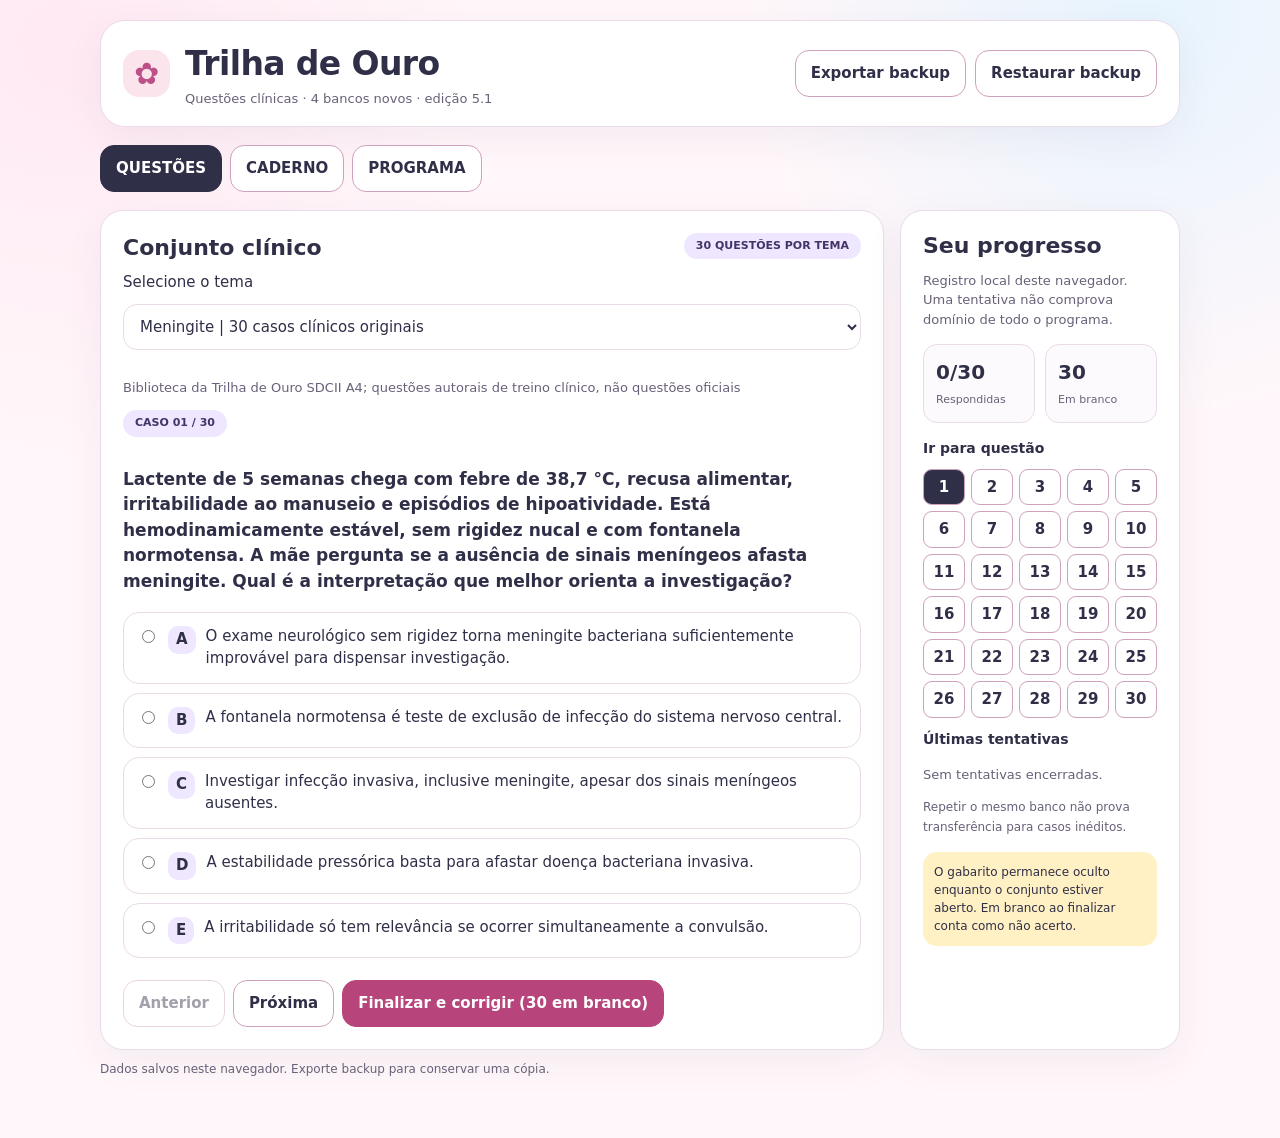
<file: questoes-clinicas-v51.html>
<!doctype html><html lang="pt-BR"><head><meta charset="utf-8"/><meta name="viewport" content="width=device-width, initial-scale=1"/><meta name="theme-color" content="#fff5f9"/><title>Trilha de Ouro · Questões Clínicas 5.1</title><style>
:root{--bg:#fff7fa;--paper:#fff;--ink:#302f48;--sub:#696179;--stroke:#e9dce8;--rose:#b7457c;--pink:#f9dce9;--lav:#eee7ff;--cyan:#ddf4f6;--yellow:#fff1c4;--shadow:0 12px 40px #4a31590f}*{box-sizing:border-box}body{margin:0;background:radial-gradient(circle at 5% 4%,#ffe9f3,transparent 26rem),radial-gradient(circle at 90% 1%,#e7f4fe,transparent 25rem),var(--bg);font:500 15px/1.5 'Trebuchet MS',system-ui,sans-serif;color:var(--ink)}button,select,textarea{font:inherit}button{cursor:pointer;border:1.5px solid #cfa1bc;background:#fff;border-radius:14px;padding:11px 15px;color:var(--ink);font-weight:750}button:hover:not(:disabled){border-color:var(--rose);background:#fff4fa}button:focus-visible,select:focus-visible,input:focus-visible{outline:3px solid #b7a6ff;outline-offset:2px}button:disabled{opacity:.45;cursor:not-allowed}.primary{background:var(--rose);color:white;border-color:var(--rose)}.primary:hover:not(:disabled){background:#8d2e5d;color:#fff}.shell{width:min(1080px,calc(100% - 24px));margin:20px auto 60px}.head{display:flex;align-items:center;gap:15px;flex-wrap:wrap;background:#fff;border:1.5px solid var(--stroke);border-radius:25px;padding:18px 22px;box-shadow:var(--shadow)}.flower{width:47px;height:47px;border-radius:16px;display:grid;place-items:center;background:#fce4ec;color:#bd5088;font-size:30px}.head h1{font-size:clamp(22px,3.5vw,33px);margin:0;letter-spacing:-.6px}.muted{color:var(--sub)}.head small{display:block;font-size:13px;color:var(--sub)}.tools{display:flex;gap:9px;flex-wrap:wrap;margin-left:auto}.tabs{display:flex;flex-wrap:wrap;gap:8px;margin:18px 0}.tab[aria-selected=true]{background:var(--ink);color:white;border-color:var(--ink)}.grid{display:grid;grid-template-columns:minmax(0,1fr) 280px;gap:16px}.panel{background:#fff;border:1.5px solid var(--stroke);border-radius:23px;padding:22px;min-width:0;box-shadow:var(--shadow)}.panel h2{font-size:22px;line-height:1.15;margin:0 0 9px}.subline{font-size:13px;color:var(--sub)}select{width:100%;min-width:0;padding:12px;border:1.5px solid var(--stroke);border-radius:14px;background:white;color:var(--ink);margin:10px 0 15px}.pill{display:inline-block;border-radius:999px;background:var(--lav);color:#433367;font-weight:800;font-size:11px;padding:5px 12px;margin-bottom:12px}.stem{font-size:17px;line-height:1.5;font-weight:750;margin:18px 0;overflow-wrap:anywhere}.choice{display:flex;align-items:flex-start;gap:10px;border:1.5px solid var(--stroke);border-radius:16px;padding:13px;margin:9px 0;cursor:pointer;min-width:0;line-height:1.45}.choice:has(input:checked){border-color:#b7497f;background:#fff3f9}.choice input{accent-color:var(--rose);flex:0 0 auto;margin-top:4px}.choice span{min-width:0;overflow-wrap:anywhere}.letter{border-radius:10px;background:var(--lav);padding:3px 8px;font-weight:900}.choice.good{background:#eaf9f1;border-color:#6eb88c}.choice.wrong{background:#ffedf0;border-color:#c87383}.actions{display:flex;gap:8px;flex-wrap:wrap;margin-top:22px}.metrics{display:grid;grid-template-columns:repeat(2,1fr);gap:10px;margin:15px 0}.metric{border:1px solid var(--stroke);border-radius:14px;padding:12px;background:#fdfafd}.metric b{font-size:20px;display:block}.metric span{font-size:11px;color:var(--sub)}.numbers{display:grid;grid-template-columns:repeat(5,1fr);gap:6px}.numbers button{padding:6px;border-radius:9px}.numbers button.active{background:var(--ink);color:#fff}.numbers button.answered{border-color:#bb5e89;background:#fce0ed;color:var(--ink)}.numbers button.active.answered{background:var(--ink);color:#fff}.correction{background:#f9f8ff;border:1px solid #d8d2f0;border-radius:17px;padding:17px;margin-top:20px}.correction h3{margin:0 0 8px}.reason{border-bottom:1px solid #e1d9ed;padding:9px 0;overflow-wrap:anywhere}.reason:last-child{border-bottom:0}.reason strong{display:block}.reason p{margin:5px 0}.error-item{border:1px solid var(--stroke);border-radius:15px;padding:13px;margin:10px 0}.error-item h3{font-size:16px;margin:5px 0}.warn{background:var(--yellow);border-radius:14px;padding:11px;margin:14px 0}.ok{color:#236349}.error{color:#a12851}.hidden,[hidden]{display:none!important}.history{font-size:13px;line-height:1.65}.small{font-size:12px}.side h3{font-size:14px;margin:10px 0}.titlebar{display:flex;align-items:center;gap:8px;justify-content:space-between;flex-wrap:wrap}.status{margin:10px 0;color:var(--sub);font-size:12px}.note{background:#f8f6ff;border-radius:15px;padding:12px;margin-top:15px}.topic-info{background:var(--cyan);padding:13px;border-radius:14px;margin:9px 0}.topic-info h3{margin:0 0 4px}.topic-info p{margin:4px 0}.simple-grid{display:grid;grid-template-columns:repeat(2,1fr);gap:14px}.standalone{background:#fff4e9;border-radius:14px;padding:13px;margin:15px 0} .checkmark{font-weight:800;color:var(--rose)}@media(max-width:700px){.grid,.simple-grid{grid-template-columns:1fr}.shell{width:calc(100% - 18px);margin:9px auto}.panel{padding:15px}.head{padding:14px}.tools{margin-left:0}.stem{font-size:16px}.panel h2{font-size:20px}.numbers{grid-template-columns:repeat(6,1fr)}}
</style></head><body><main class="shell"><header class="head"><div class="flower" aria-hidden="true">✿</div><div><h1>Trilha de Ouro</h1><small>Questões clínicas · 4 bancos novos · edição 5.1</small></div><div class="tools"><button id="export">Exportar backup</button><button id="import">Restaurar backup</button><input type="file" id="import-file" accept="application/json,.json" hidden/></div></header><nav class="tabs" role="tablist" aria-label="Seções"><button class="tab" data-tab="questoes" aria-selected="true">QUESTÕES</button><button class="tab" data-tab="erros" aria-selected="false">CADERNO</button><button class="tab" data-tab="programa" aria-selected="false">PROGRAMA</button></nav><section id="pane-questoes"><div class="grid"><div class="panel"><div class="titlebar"><h2>Conjunto clínico</h2><span class="pill">30 QUESTÕES POR TEMA</span></div><label for="topic">Selecione o tema</label><select id="topic"></select><p class="subline" id="desc"></p><div id="quiz"><div class="status">Carregando...</div></div></div><aside class="panel side"><h2>Seu progresso</h2><p class="subline">Registro local deste navegador. Uma tentativa não comprova domínio de todo o programa.</p><div class="metrics" id="metrics"><div class="metric"><b>0/30</b><span>Respondidas</span></div></div><h3>Ir para questão</h3><div id="numbers" class="numbers"></div><div id="history" class="history"></div><div class="warn small">O gabarito permanece oculto enquanto o conjunto estiver aberto. Em branco ao finalizar conta como não acerto.</div></aside></div></section><section id="pane-erros" hidden class="panel"><h2>Caderno de Erros</h2><p class="muted">Erros e respostas em branco de todas as tentativas; um acerto posterior não apaga o histórico.</p><div id="error-list"></div></section><section id="pane-programa" hidden class="panel"><h2>Qualidade dos bancos</h2><p>Versão 5.1, treinamento autoral clínico, não questões oficiais. Os 26 temas do programa permanecem na Trilha principal; quatro temas novos são disponibilizados aqui sem substituir conteúdos anteriores.</p><div id="program-list" class="simple-grid"></div><div class="standalone"><strong>Limites:</strong> Estas questões usam a biblioteca consolidada e raciocínio clínico. Não substituem a leitura de slides, diretrizes atualizadas ou validação por uma banca independente. Os bancos repetitivos da versão 4.0 não servem como referência de domínio.</div></section><div id="notice" class="status" aria-live="polite"></div></main><script id="data" type="application/json">{"sc-A4":{"id":"sc-A4","title":"Meningite | 30 casos clínicos originais","group":"P2 • Saúde da Criança II","source":"Biblioteca da Trilha de Ouro SDCII A4; questões autorais de treino clínico, não questões oficiais","version":"5.1.0","questions":[{"id":"ouro-rigor5-sc-A4-01","topicId":"sc-A4","stem":"Lactente de 5 semanas chega com febre de 38,7 °C, recusa alimentar, irritabilidade ao manuseio e episódios de hipoatividade. Está hemodinamicamente estável, sem rigidez nucal e com fontanela normotensa. A mãe pergunta se a ausência de sinais meníngeos afasta meningite. Qual é a interpretação que melhor orienta a investigação?","options":["O exame neurológico sem rigidez torna meningite bacteriana suficientemente improvável para dispensar investigação.","A fontanela normotensa é teste de exclusão de infecção do sistema nervoso central.","Investigar infecção invasiva, inclusive meningite, apesar dos sinais meníngeos ausentes.","A estabilidade pressórica basta para afastar doença bacteriana invasiva.","A irritabilidade só tem relevância se ocorrer simultaneamente a convulsão."],"answer":2,"analysis":["INCORRETA. Sinais clássicos podem faltar nessa faixa etária.","INCORRETA. Abaulamento não é obrigatório e sua ausência não exclui meningite.","CORRETA. Em lactentes jovens, sinais meníngeos clássicos têm sensibilidade limitada; história, exame seriado e investigação de infecção bacteriana grave importam.","INCORRETA. Infecção invasiva pode estar presente antes de hipotensão.","INCORRETA. Alteração de alimentação e comportamento já pode ser sinal relevante em lactentes."],"explanation":"Em lactentes jovens, sinais meníngeos clássicos têm sensibilidade limitada; história, exame seriado e investigação de infecção bacteriana grave importam.","memorizar":"LACTENTE FEBRIL + MUDANÇA DE COMPORTAMENTO: ausência de rigidez não exclui meningite.","source":"Trilha de Ouro, biblioteca clínica SDCII A4 Meningite; elaboração autoral de revisão; sem validação externa de diretriz em tempo real.","skill":"questoes-da-apostila-de-ouro","type":"objective","topic":"Meningite","group":"P2 • Saúde da Criança II","competence":"apresentação em lactentes","kind":"case","reviewStatus":"revisão editorial local de coerência e estrutura; recomenda-se confrontar condutas com protocolo e fontes oficiais","degree":"difícil"},{"id":"ouro-rigor5-sc-A4-02","topicId":"sc-A4","stem":"Menino de 8 anos tem febre há 10 horas, extremidades frias, enchimento capilar de 6 segundos, sonolência, petéquias que aumentam e pressão arterial em queda. Um profissional propõe punção lombar imediata antes de qualquer outra medida. Qual conduta tem a melhor relação de prioridade e segurança?","options":["Realizar punção imediatamente porque petéquias indicam necessariamente meningite com pressão intracraniana normal.","Solicitar TC de crânio e só iniciar antimicrobiano depois do laudo.","Priorizar isolamento e aguardar cultura antes de administrar tratamento.","Esperar aparecimento de rigidez de nuca antes de tratar como infecção invasiva.","Estabilizar choque e iniciar antibiótico; adiar punção lombar."],"answer":4,"analysis":["INCORRETA. Petéquias podem acompanhar meningococcemia e choque; instabilidade torna punção insegura.","INCORRETA. Imagem não deve retardar terapia em doença bacteriana grave.","INCORRETA. Isolamento é relevante, mas a demora no tratamento de sepse grave é perigosa.","INCORRETA. Meningococcemia pode ocorrer sem síndrome meníngea clássica.","CORRETA. Purpura/petéquias progressivas com choque sugerem doença meningocócica invasiva e instabilidade; punção não precede ressuscitação nem antibiótico."],"explanation":"Purpura/petéquias progressivas com choque sugerem doença meningocócica invasiva e instabilidade; punção não precede ressuscitação nem antibiótico.","memorizar":"PETÉQUIAS PROGRESSIVAS + HIPOPERFUSÃO: pense em MENINGOCOCCEMIA, trate primeiro.","source":"Trilha de Ouro, biblioteca clínica SDCII A4 Meningite; elaboração autoral de revisão; sem validação externa de diretriz em tempo real.","skill":"questoes-da-apostila-de-ouro","type":"objective","topic":"Meningite","group":"P2 • Saúde da Criança II","competence":"meningococcemia e prioridade","kind":"case","reviewStatus":"revisão editorial local de coerência e estrutura; recomenda-se confrontar condutas com protocolo e fontes oficiais","degree":"muito difícil"},{"id":"ouro-rigor5-sc-A4-03","topicId":"sc-A4","stem":"Menina de 7 anos com febre, cefaleia e rigidez de nuca está alerta, estável, sem déficit focal, sem convulsões e sem sinais de hipertensão intracraniana. Antimicrobianos estão sendo preparados. Um colega recomenda TC em todos os casos antes da punção. Qual proposta é mais defensável?","options":["Fazer TC obrigatória porque qualquer rigidez nucal significa edema cerebral difuso.","Puncionar se seguro, sem TC rotineira e sem atrasar tratamento.","Iniciar tratamento apenas após confirmação microbiológica no líquor.","Dispensar líquor porque uma criança alerta não pode ter meningite bacteriana.","Solicitar somente hemograma, pois a punção não contribui quando existe febre."],"answer":1,"analysis":["INCORRETA. Rigidez nucal por si só não exige neuroimagem.","CORRETA. Neuroimagem prévia universal não melhora segurança em criança estável sem critérios de risco e pode atrasar diagnóstico e terapia.","INCORRETA. Suspeita de meningite bacteriana exige conduta oportuna.","INCORRETA. Estado de consciência preservado não exclui meningite.","INCORRETA. Quando segura, a análise do líquor é central para diagnóstico e etiologia."],"explanation":"Neuroimagem prévia universal não melhora segurança em criança estável sem critérios de risco e pode atrasar diagnóstico e terapia.","memorizar":"TC antes da punção não é rotina: usar sinais clínicos de risco.","source":"Trilha de Ouro, biblioteca clínica SDCII A4 Meningite; elaboração autoral de revisão; sem validação externa de diretriz em tempo real.","skill":"questoes-da-apostila-de-ouro","type":"objective","topic":"Meningite","group":"P2 • Saúde da Criança II","competence":"punção lombar sem TC rotineira","kind":"case","reviewStatus":"revisão editorial local de coerência e estrutura; recomenda-se confrontar condutas com protocolo e fontes oficiais","degree":"difícil"},{"id":"ouro-rigor5-sc-A4-04","topicId":"sc-A4","stem":"Adolescente de 12 anos apresenta febre alta, cefaleia progressiva, desorientação e nova paresia braquial direita. A equipe suspeita de infecção do SNC, mas há sinais de possível lesão intracraniana com efeito de massa. O que modifica corretamente a sequência assistencial?","options":["Adiar punção e iniciar terapia enquanto investiga déficit focal.","Puncionar imediatamente para medir a pressão de abertura antes de qualquer terapêutica.","Aguardar a TC para então colher culturas e só depois começar antimicrobianos.","Descartar meningite porque fraqueza focal é incompatível com infecção.","Tratar apenas como enxaqueca porque não existe informação de rigidez nucal."],"answer":0,"analysis":["CORRETA. Déficit focal e deterioração do estado mental elevam risco de lesão expansiva ou hipertensão intracraniana e mudam a segurança da punção.","INCORRETA. Punção com sinais neurológicos de risco pode ser perigosa.","INCORRETA. A investigação não deve retardar tratamento de suspeita bacteriana grave.","INCORRETA. Infecções do SNC podem produzir complicações focais.","INCORRETA. Febre e déficit focal não são explicados de forma segura por cefaleia primária."],"explanation":"Déficit focal e deterioração do estado mental elevam risco de lesão expansiva ou hipertensão intracraniana e mudam a segurança da punção.","memorizar":"DÉFICIT FOCAL OU CONSCIÊNCIA COMPROMETIDA: reavaliar segurança da punção.","source":"Trilha de Ouro, biblioteca clínica SDCII A4 Meningite; elaboração autoral de revisão; sem validação externa de diretriz em tempo real.","skill":"questoes-da-apostila-de-ouro","type":"objective","topic":"Meningite","group":"P2 • Saúde da Criança II","competence":"contraindicação à punção","kind":"case","reviewStatus":"revisão editorial local de coerência e estrutura; recomenda-se confrontar condutas com protocolo e fontes oficiais","degree":"muito difícil"},{"id":"ouro-rigor5-sc-A4-05","topicId":"sc-A4","stem":"Criança de 6 anos com febre e rebaixamento leve tem líquor turvo: 2.400 leucócitos/mm³, 90% neutrófilos, proteína 230 mg/dL e glicose liquórica 18 mg/dL com glicemia sérica 102 mg/dL. Qual hipótese é mais sustentada pela combinação, antes da cultura?","options":["Meningite viral típica, porque neutrófilos são específicos de enterovírus.","Hemorragia subaracnóidea isolada, porque glicose baixa confirma presença de sangue.","Líquor normal para a idade, porque 2.400 células/mm³ pode ocorrer após febre.","Padrão liquórico fortemente sugestivo de meningite bacteriana.","Meningite fúngica definida pela neutrofilia, sem necessidade de contextualização."],"answer":3,"analysis":["INCORRETA. Neutrófilos iniciais podem ocorrer em viroses, mas hipoglicorraquia marcante e proteína elevada pesam contra padrão viral típico.","INCORRETA. A composição celular/inflamatória é mais compatível com infecção, e glicose baixa não confirma hemorragia.","INCORRETA. Essa celularidade e perfil bioquímico são claramente patológicos.","CORRETA. O padrão integrado de pleocitose intensa, neutrófilos, relação glicose líquor/soro muito baixa e proteína elevada favorece etiologia bacteriana.","INCORRETA. Micoses podem alterar líquor, mas o quadro agudo e o perfil não definem infecção fúngica."],"explanation":"O padrão integrado de pleocitose intensa, neutrófilos, relação glicose líquor/soro muito baixa e proteína elevada favorece etiologia bacteriana.","memorizar":"BACTERIANA: neutrófilos + proteína alta + glicose baixa, interpretados em conjunto.","source":"Trilha de Ouro, biblioteca clínica SDCII A4 Meningite; elaboração autoral de revisão; sem validação externa de diretriz em tempo real.","skill":"questoes-da-apostila-de-ouro","type":"objective","topic":"Meningite","group":"P2 • Saúde da Criança II","competence":"interpretação líquor bacteriano","kind":"case","reviewStatus":"revisão editorial local de coerência e estrutura; recomenda-se confrontar condutas com protocolo e fontes oficiais","degree":"difícil"},{"id":"ouro-rigor5-sc-A4-06","topicId":"sc-A4","stem":"Adolescente de 14 anos apresenta cefaleia, febre e fotofobia, mas está alerta e sem sinais de sepse. Líquor com 150 leucócitos/mm³, 82% linfócitos, glicose 64 mg/dL (sérica 96), proteína discretamente elevada, bacterioscopia negativa e PCR para enterovírus positiva. Qual leitura do conjunto é mais consistente?","options":["A pleocitose obriga diagnóstico bacteriano, independentemente de glicose e PCR.","Meningite viral por enterovírus, apoiada pelo PCR e perfil do líquor.","A glicose normal afasta qualquer meningite e transforma o líquor em normal.","A bacterioscopia negativa prova que não existe bactéria em nenhuma circunstância.","A proteína elevada, ainda que discretamente, define tuberculose meníngea."],"answer":1,"analysis":["INCORRETA. Pleocitose não diferencia sozinha agentes virais e bacterianos.","CORRETA. PCR molecular específica e bioquímica compatível favorecem etiologia viral; a interpretação sempre leva em conta gravidade e contexto.","INCORRETA. Pleocitose e PCR positiva indicam infecção do SNC.","INCORRETA. Sensibilidade do Gram depende da carga bacteriana e de antibiótico prévio.","INCORRETA. Proteína isolada não caracteriza etiologia tuberculosa."],"explanation":"PCR molecular específica e bioquímica compatível favorecem etiologia viral; a interpretação sempre leva em conta gravidade e contexto.","memorizar":"LÍQUOR VIRAL TÍPICO: pleocitose linfocitária, glicose geralmente preservada, PCR contextualizada.","source":"Trilha de Ouro, biblioteca clínica SDCII A4 Meningite; elaboração autoral de revisão; sem validação externa de diretriz em tempo real.","skill":"questoes-da-apostila-de-ouro","type":"objective","topic":"Meningite","group":"P2 • Saúde da Criança II","competence":"interpretação líquor viral","kind":"case","reviewStatus":"revisão editorial local de coerência e estrutura; recomenda-se confrontar condutas com protocolo e fontes oficiais","degree":"difícil"},{"id":"ouro-rigor5-sc-A4-07","topicId":"sc-A4","stem":"Menino de 3 anos recebeu cefalosporina intravenosa no hospital de origem por suspeita bacteriana. O líquor colhido horas depois tem cultura negativa, 1.100 células/mm³, predomínio neutrofílico, glicose muito baixa e proteína elevada. Qual interpretação evita um erro de descarte?","options":["Cultura negativa descarta meningite bacteriana mesmo após antibiótico.","Toda cultura negativa com neutrofilia confirma meningite viral.","A positividade do Gram é requisito obrigatório para iniciar tratamento.","A composição do líquor não deve ser interpretada após qualquer dose antibiótica.","Antibiótico prévio reduz rendimento cultural, sem excluir doença bacteriana."],"answer":4,"analysis":["INCORRETA. Tratamento prévio reduz sensibilidade microbiológica.","INCORRETA. Neutrofilia, hipoglicorraquia e proteína elevada sugerem processo bacteriano.","INCORRETA. Conduta empírica depende de suspeita e gravidade, não apenas do Gram.","INCORRETA. É possível integrar os dados, reconhecendo suas limitações.","CORRETA. A cultura do líquor pode se negativar após antibióticos. Perfil bioquímico, hemoculturas, testes moleculares e evolução ainda orientam diagnóstico."],"explanation":"A cultura do líquor pode se negativar após antibióticos. Perfil bioquímico, hemoculturas, testes moleculares e evolução ainda orientam diagnóstico.","memorizar":"ANTIBIÓTICO ANTES DO LÍQUOR pode esterilizar a cultura; não transforma bacteriana em viral.","source":"Trilha de Ouro, biblioteca clínica SDCII A4 Meningite; elaboração autoral de revisão; sem validação externa de diretriz em tempo real.","skill":"questoes-da-apostila-de-ouro","type":"objective","topic":"Meningite","group":"P2 • Saúde da Criança II","competence":"antibiótico antes da punção","kind":"case","reviewStatus":"revisão editorial local de coerência e estrutura; recomenda-se confrontar condutas com protocolo e fontes oficiais","degree":"muito difícil"},{"id":"ouro-rigor5-sc-A4-08","topicId":"sc-A4","stem":"Lactente de 2 meses chega com febre e gemência. Punção realizada precocemente mostrou poucas células e bacterioscopia negativa. Horas depois evolui com piora clínica e hemocultura identifica pneumococo. Qual conclusão é mais segura?","options":["Líquor precoce pouco alterado não exclui meningite em progressão.","Líquor quase normal exclui meningite em todas as fases da infecção.","Pneumococo no sangue só produz pneumonia e não altera suspeita de doença do SNC.","O isolamento sanguíneo determina obrigatoriamente punção imediata mesmo se o paciente piorar hemodinamicamente.","A bacterioscopia negativa comprova ausência de infecção bacteriana do SNC."],"answer":0,"analysis":["CORRETA. No início do processo, o padrão liquórico pode ainda não ser clássico; bacteremia por patógeno meníngeo exige reavaliação clínica especializada.","INCORRETA. Inflamação liquórica pode ser discreta inicialmente.","INCORRETA. Pneumococo é patógeno relevante em meningite invasiva.","INCORRETA. A segurança do procedimento deve ser reavaliada.","INCORRETA. Sensibilidade do Gram não é absoluta."],"explanation":"No início do processo, o padrão liquórico pode ainda não ser clássico; bacteremia por patógeno meníngeo exige reavaliação clínica especializada.","memorizar":"LÍQUOR PRECOCE não é teste de exclusão absoluto em paciente com bacteremia e deterioração.","source":"Trilha de Ouro, biblioteca clínica SDCII A4 Meningite; elaboração autoral de revisão; sem validação externa de diretriz em tempo real.","skill":"questoes-da-apostila-de-ouro","type":"objective","topic":"Meningite","group":"P2 • Saúde da Criança II","competence":"líquor precoce e evolução","kind":"case","reviewStatus":"revisão editorial local de coerência e estrutura; recomenda-se confrontar condutas com protocolo e fontes oficiais","degree":"muito difícil"},{"id":"ouro-rigor5-sc-A4-09","topicId":"sc-A4","stem":"Criança de 5 anos com febre e cefaleia inicia crise tônico-clônica generalizada que persiste há 7 minutos ao chegar ao pronto atendimento. Há hipótese de meningoencefalite. Qual é a prioridade antes da punção?","options":["Realizar punção durante a crise para evitar alteração posterior do líquor.","Aguardar cessação espontânea porque febre explica qualquer convulsão pediátrica.","Controlar crise e estabilizar ABCDE antes de avaliar punção.","Solicitar apenas eletroencefalograma antes de qualquer intervenção farmacológica.","Proibir antimicrobianos até a criança recuperar plenamente a consciência."],"answer":2,"analysis":["INCORRETA. O risco imediato é a crise ativa e a estabilização.","INCORRETA. Crise prolongada exige tratamento; nem toda convulsão febril é simples.","CORRETA. Crise prolongada é emergência neurológica; punção durante instabilidade/atividade convulsiva não é a primeira etapa.","INCORRETA. EEG não substitui controle de crise clínica prolongada.","INCORRETA. Infecção grave suspeita exige decisão terapêutica sem atraso desnecessário."],"explanation":"Crise prolongada é emergência neurológica; punção durante instabilidade/atividade convulsiva não é a primeira etapa.","memorizar":"CRISE PROLONGADA: estabilizar e controlar a convulsão antes de pensar em punção.","source":"Trilha de Ouro, biblioteca clínica SDCII A4 Meningite; elaboração autoral de revisão; sem validação externa de diretriz em tempo real.","skill":"questoes-da-apostila-de-ouro","type":"objective","topic":"Meningite","group":"P2 • Saúde da Criança II","competence":"convulsão ativa e estabilização","kind":"case","reviewStatus":"revisão editorial local de coerência e estrutura; recomenda-se confrontar condutas com protocolo e fontes oficiais","degree":"difícil"},{"id":"ouro-rigor5-sc-A4-10","topicId":"sc-A4","stem":"Adolescente de 15 anos com febre e cefaleia apresenta mudanças de comportamento, desorientação, crise focal e ressonância com anormalidade temporal. O líquor tem pleocitose linfocitária. Qual decisão etiológica deve ser considerada urgentemente além da cobertura bacteriana apropriada?","options":["Concluir que pleocitose linfocitária exclui encefalite herpética.","Atribuir o déficit cognitivo a estresse e realizar alta após antitérmico.","Tratar como meningite viral banal sem considerar envolvimento encefálico.","Suspeitar de encefalite herpética e iniciar terapia empírica indicada.","Esperar o PCR do líquor ficar positivo antes de qualquer antiviral em paciente grave."],"answer":3,"analysis":["INCORRETA. Líquor linfocitário é compatível com HSV.","INCORRETA. Alteração neurológica focal é sinal de gravidade.","INCORRETA. Disfunção cerebral e foco temporal exigem diferencial de encefalite.","CORRETA. Alteração de comportamento, crises focais e acometimento temporal são achados sugestivos de encefalite herpética, em que demora antiviral pode ser deletéria.","INCORRETA. A confirmação não deve atrasar terapia quando suspeita é relevante."],"explanation":"Alteração de comportamento, crises focais e acometimento temporal são achados sugestivos de encefalite herpética, em que demora antiviral pode ser deletéria.","memorizar":"FEBRE + ENCEFALOPATIA + CRISE FOCAL/TEMPORAL: considerar HSV e tratamento precoce.","source":"Trilha de Ouro, biblioteca clínica SDCII A4 Meningite; elaboração autoral de revisão; sem validação externa de diretriz em tempo real.","skill":"questoes-da-apostila-de-ouro","type":"objective","topic":"Meningite","group":"P2 • Saúde da Criança II","competence":"encefalite herpética","kind":"case","reviewStatus":"revisão editorial local de coerência e estrutura; recomenda-se confrontar condutas com protocolo e fontes oficiais","degree":"muito difícil"},{"id":"ouro-rigor5-sc-A4-11","topicId":"sc-A4","stem":"Menino de 9 anos com otite média recente evolui com febre alta, cefaleia progressiva, vômitos e dor mastoidea. Desenvolve paralisia de VI nervo craniano. Qual interpretação explica a necessidade de investigação além de meningite simples?","options":["Investigar complicação intracraniana do foco otológico e déficit focal.","A paralisia do VI par é esperada e benigna em otite não complicada.","A melhora com analgésico exclui extensão da infecção.","O histórico de otite obriga diagnóstico de meningite viral sem investigação.","Punção imediata é sempre o primeiro passo independentemente do déficit neurológico."],"answer":0,"analysis":["CORRETA. Otite/mastoidite pode complicar com infecções intracranianas; neuropatia craniana nova não deve ser tratada como achado inespecífico.","INCORRETA. Déficit craniano sugere possível complicação intracraniana.","INCORRETA. Alívio sintomático não descarta processo intracraniano.","INCORRETA. Foco contíguo pode ser bacteriano e complicado.","INCORRETA. Déficit focal impõe reavaliar segurança da punção e imagem."],"explanation":"Otite/mastoidite pode complicar com infecções intracranianas; neuropatia craniana nova não deve ser tratada como achado inespecífico.","memorizar":"FOCO OTOLÓGICO + SINAL FOCAL: pesquisar complicação intracraniana.","source":"Trilha de Ouro, biblioteca clínica SDCII A4 Meningite; elaboração autoral de revisão; sem validação externa de diretriz em tempo real.","skill":"questoes-da-apostila-de-ouro","type":"objective","topic":"Meningite","group":"P2 • Saúde da Criança II","competence":"foco otogênico e complicações","kind":"case","reviewStatus":"revisão editorial local de coerência e estrutura; recomenda-se confrontar condutas com protocolo e fontes oficiais","degree":"muito difícil"},{"id":"ouro-rigor5-sc-A4-12","topicId":"sc-A4","stem":"Criança de 10 anos com suspeita de meningococcemia apresenta plaquetas 29.000/mm³, INR elevado, sangramento em locais de punção e hipotensão. Qual aspecto limita mais fortemente a punção lombar nesta etapa?","options":["O achado de petéquias torna a punção obrigatória para estadiar a gravidade.","INR elevado só interfere na cultura, sem influência sobre segurança da punção.","A hipotensão torna a coleta mais informativa e deve ser ignorada.","Adiar punção por coagulopatia grave e instabilidade.","O procedimento é seguro desde que seja usada agulha fina, sem correção de distúrbios."],"answer":3,"analysis":["INCORRETA. Petéquias com coagulopatia elevam preocupação com sangramento, não justificam LP imediata.","INCORRETA. Distúrbio de coagulação eleva risco hemorrágico.","INCORRETA. Instabilidade exige ressuscitação.","CORRETA. Risco hemorrágico e instabilidade são contraindicações relevantes à punção no momento agudo.","INCORRETA. Calibre não resolve risco de coagulopatia grave."],"explanation":"Risco hemorrágico e instabilidade são contraindicações relevantes à punção no momento agudo.","memorizar":"COAGULOPATIA + INSTABILIDADE: tratar primeiro, puncionar somente quando seguro.","source":"Trilha de Ouro, biblioteca clínica SDCII A4 Meningite; elaboração autoral de revisão; sem validação externa de diretriz em tempo real.","skill":"questoes-da-apostila-de-ouro","type":"objective","topic":"Meningite","group":"P2 • Saúde da Criança II","competence":"coagulopatia como impedimento","kind":"case","reviewStatus":"revisão editorial local de coerência e estrutura; recomenda-se confrontar condutas com protocolo e fontes oficiais","degree":"difícil"},{"id":"ouro-rigor5-sc-A4-13","topicId":"sc-A4","stem":"Lactente de 7 meses, anteriormente hígido, tem febre persistente, choro inconsolável ao colo, vômitos e episódios de menor contato ocular. Ao exame, fontanela abaulada em repouso e redução da interação. Qual interpretação é mais adequada?","options":["A ausência de rigidez exclui meningite em menores de um ano.","Investigar acometimento do SNC e sinais de pressão intracraniana elevada.","Fontanela abaulada em repouso é achado esperado em lactente febril sem importância clínica.","O vômito isolado determina meningite, independentemente dos demais sinais.","A normalidade da ausculta respiratória permite descartar toda infecção invasiva."],"answer":1,"analysis":["INCORRETA. Sinais clássicos frequentemente estão ausentes em lactentes.","CORRETA. Abaulamento persistente com alterações de comportamento e febre aumenta suspeita de acometimento intracraniano; a segurança de LP precisa ser avaliada.","INCORRETA. Persistência em repouso, associada a alteração neurológica, é sinal preocupante.","INCORRETA. Vômito é inespecífico; é a combinação clínica que importa.","INCORRETA. Ausculta pulmonar normal não exclui doença do SNC."],"explanation":"Abaulamento persistente com alterações de comportamento e febre aumenta suspeita de acometimento intracraniano; a segurança de LP precisa ser avaliada.","memorizar":"FONTANELA ABAULADA EM REPOUSO + FEBRE + ALTERAÇÃO DO CONTATO: alerta neurológico.","source":"Trilha de Ouro, biblioteca clínica SDCII A4 Meningite; elaboração autoral de revisão; sem validação externa de diretriz em tempo real.","skill":"questoes-da-apostila-de-ouro","type":"objective","topic":"Meningite","group":"P2 • Saúde da Criança II","competence":"achados em menor de um ano","kind":"case","reviewStatus":"revisão editorial local de coerência e estrutura; recomenda-se confrontar condutas com protocolo e fontes oficiais","degree":"difícil"},{"id":"ouro-rigor5-sc-A4-14","topicId":"sc-A4","stem":"Menino de 11 anos com febre, cefaleia e bom estado geral tem líquor colhido nas primeiras horas: 140 células/mm³, 65% neutrófilos, glicose normal, proteína levemente elevada e PCR enteroviral positiva. Sem sinais de sepse, há evolução clínica favorável. Qual dado impede interpretar neutrofilia isolada como prova de bactéria?","options":["Neutrófilos acima de 50% no líquor definem meningite bacteriana sem exceções.","PCR enteroviral positiva é irrelevante quando há mais de 100 células.","Glicose normal exclui qualquer meningite.","Melhora clínica é critério para ignorar exame alterado sem seguimento.","Meningite enteroviral precoce pode apresentar neutrofilia liquórica."],"answer":4,"analysis":["INCORRETA. Viroses precoces podem iniciar com predomínio neutrofílico.","INCORRETA. Teste molecular específico tem valor diagnóstico contextual.","INCORRETA. Pleocitose e teste positivo apontam inflamação do SNC.","INCORRETA. Evolução ajuda, mas não apaga a necessidade de interpretação clínica.","CORRETA. O diferencial celular do líquor varia com fase; a combinação de PCR, glicose e evolução é mais informativa que uma porcentagem única."],"explanation":"O diferencial celular do líquor varia com fase; a combinação de PCR, glicose e evolução é mais informativa que uma porcentagem única.","memorizar":"NEUTROFILIA INICIAL não é sinônimo obrigatório de bactéria: interpretar todo o líquor.","source":"Trilha de Ouro, biblioteca clínica SDCII A4 Meningite; elaboração autoral de revisão; sem validação externa de diretriz em tempo real.","skill":"questoes-da-apostila-de-ouro","type":"objective","topic":"Meningite","group":"P2 • Saúde da Criança II","competence":"neutrófilos em meningite viral inicial","kind":"case","reviewStatus":"revisão editorial local de coerência e estrutura; recomenda-se confrontar condutas com protocolo e fontes oficiais","degree":"muito difícil"},{"id":"ouro-rigor5-sc-A4-15","topicId":"sc-A4","stem":"Menino de 4 anos apresenta três semanas de febre baixa, perda ponderal, cefaleia e piora progressiva da marcha. Há contato domiciliar com adulto em tratamento de tuberculose pulmonar. O líquor tem 180 células/mm³, predomínio linfocitário, proteína de 240 mg/dL e glicose de 22 mg/dL. Qual hipótese deve subir na lista de prioridades?","options":["Meningite enteroviral não complicada, por toda pleocitose linfocitária com febre.","Meningite bacteriana piogênica aguda estabelecida, pois a glicose está baixa.","Meningite tuberculosa é hipótese importante neste contexto.","Síndrome pós-viral sem infecção ativa, porque a evolução excede sete dias.","Cefaleia tensional infantil, pois não há relato de rigidez nucal."],"answer":2,"analysis":["INCORRETA. A hipoglicorraquia acentuada, proteínas altas e curso de semanas não são padrão viral benigno típico.","INCORRETA. Glicose baixa não é exclusiva de bactéria piogênica e o contexto favorece tuberculose.","CORRETA. O curso arrastado e a exposição à tuberculose, associados ao líquor linfocitário de baixa glicose, são sinais de alerta para tuberculose meníngea, que exige avaliação e tratamento especializado urgentes.","INCORRETA. Persistência e piora neurológica são incompatíveis com alta sem investigação.","INCORRETA. Evolução sistêmica, alteração de marcha e líquor patológico não são explicadas por cefaleia primária."],"explanation":"O curso arrastado e a exposição à tuberculose, associados ao líquor linfocitário de baixa glicose, são sinais de alerta para tuberculose meníngea, que exige avaliação e tratamento especializado urgentes.","memorizar":"CURSO SUBAGUDO + CONTATO TB + LÍQUOR LINFOCITÁRIO COM GLICOSE BAIXA: pensar em TB meníngea.","source":"Trilha de Ouro, biblioteca clínica SDCII A4 Meningite; elaboração autoral de revisão; sem validação externa de diretriz em tempo real.","skill":"questoes-da-apostila-de-ouro","type":"objective","topic":"Meningite","group":"P2 • Saúde da Criança II","competence":"síndrome tuberculosa subaguda","kind":"case","reviewStatus":"revisão editorial local de coerência e estrutura; recomenda-se confrontar condutas com protocolo e fontes oficiais","degree":"muito difícil"},{"id":"ouro-rigor5-sc-A4-16","topicId":"sc-A4","stem":"Menina de 10 anos tem glicose liquórica de 45 mg/dL e glicemia sérica próxima da punção de 180 mg/dL. Outro atendimento interpretou a glicose liquórica como absolutamente normal por estar acima de 40 mg/dL. Qual ajuste é essencial?","options":["Usar apenas o valor sérico, porque a glicose do líquor não participa da análise etiológica.","Concluir que a hiperglicemia descarta meningite bacteriana.","Assumir relação de 4,0 porque se divide glicemia pelo valor do líquor e chamá-la normal.","Repetir punção obrigatoriamente sem integrar dados clínicos e outras medidas do líquor.","Interpretar relação glicose líquor/soro de aproximadamente 0,25."],"answer":4,"analysis":["INCORRETA. A relação líquor/soro é importante para interpretar hipoglicorraquia.","INCORRETA. Glicemia elevada não exclui infecção do SNC e exige comparação relativa.","INCORRETA. A comparação convencional é glicose liquórica dividida pela sérica.","INCORRETA. A decisão depende do quadro e segurança, e a relação já oferece informação.","CORRETA. A glicose liquórica depende do nível sérico; isoladamente 45 mg/dL pode parecer pouco alterada, mas a relação de 0,25 indica hipoglicorraquia relativa relevante."],"explanation":"A glicose liquórica depende do nível sérico; isoladamente 45 mg/dL pode parecer pouco alterada, mas a relação de 0,25 indica hipoglicorraquia relativa relevante.","memorizar":"GLICOSE DO LÍQUOR deve ser contextualizada com glicemia sérica.","source":"Trilha de Ouro, biblioteca clínica SDCII A4 Meningite; elaboração autoral de revisão; sem validação externa de diretriz em tempo real.","skill":"questoes-da-apostila-de-ouro","type":"objective","topic":"Meningite","group":"P2 • Saúde da Criança II","competence":"pareamento da glicose líquor-soro","kind":"case","reviewStatus":"revisão editorial local de coerência e estrutura; recomenda-se confrontar condutas com protocolo e fontes oficiais","degree":"muito difícil"},{"id":"ouro-rigor5-sc-A4-17","topicId":"sc-A4","stem":"Adolescente de 16 anos apresenta febre e cefaleia, mas a principal alteração é confusão persistente, desorientação temporal, alucinações visuais e crise focal. Mantém discreto desconforto cervical. Qual enquadramento é mais importante para direcionar a investigação?","options":["Classificar meningite viral simples, pois confusão é sinal específico de meninge inflamada.","Diagnosticar episódio psiquiátrico primário sem investigação por haver alucinações.","Suspeitar de encefalite ou meningoencefalite, não apenas meningite.","Afastar infecção do SNC porque rigidez cervical não é intensa.","Presumir intoxicação isolada sem avaliar infecção, porque alucinações são comuns na adolescência."],"answer":2,"analysis":["INCORRETA. Confusão importante é sinal de envolvimento encefálico.","INCORRETA. Febre e crises focais requerem excluir causa orgânica.","CORRETA. A disfunção encefálica aguda e crises focais elevam a suspeita de encefalite, em que testes e condutas podem diferir de meningite isolada.","INCORRETA. Sinais meníngeos não precisam ser proeminentes em encefalite.","INCORRETA. Encefalopatia febril exige investigação de infecção e outras etiologias."],"explanation":"A disfunção encefálica aguda e crises focais elevam a suspeita de encefalite, em que testes e condutas podem diferir de meningite isolada.","memorizar":"ALTERAÇÃO DE CONSCIÊNCIA/COGNIÇÃO + FEBRE: considerar ENCEFALITE, não apenas meningite.","source":"Trilha de Ouro, biblioteca clínica SDCII A4 Meningite; elaboração autoral de revisão; sem validação externa de diretriz em tempo real.","skill":"questoes-da-apostila-de-ouro","type":"objective","topic":"Meningite","group":"P2 • Saúde da Criança II","competence":"diferencial meníngeo versus encefálico","kind":"case","reviewStatus":"revisão editorial local de coerência e estrutura; recomenda-se confrontar condutas com protocolo e fontes oficiais","degree":"difícil"},{"id":"ouro-rigor5-sc-A4-18","topicId":"sc-A4","stem":"Recém-nascido de 12 dias apresenta hipotermia, sucção fraca, instabilidade respiratória e letargia. O obstetra informa colonização materna por estreptococo do grupo B. Qual conclusão microbiológica é a mais apropriada?","options":["Investigar sepse/meningite neonatal, incluindo estreptococo do grupo B.","Desconsiderar estreptococo do grupo B porque só causa doença nas primeiras 24 horas de vida.","Excluir infecção porque a temperatura está baixa, não elevada.","Esperar sinais de Kernig/Brudzinski antes de investigar meningite.","Pressupor que o quadro é fisiológico porque recém-nascidos costumam ter sucção variável."],"answer":0,"analysis":["CORRETA. Sepse e meningite neonatais podem se manifestar com sinais inespecíficos e hipotermia; estreptococo do grupo B integra as etiologias relevantes nessa faixa etária.","INCORRETA. Pode haver doença invasiva de início tardio.","INCORRETA. Hipotermia também pode ser manifestação de infecção neonatal.","INCORRETA. Sinais meníngeos clássicos não são critérios confiáveis nessa idade.","INCORRETA. Letargia e dificuldade respiratória com instabilidade térmica são sinais de alarme."],"explanation":"Sepse e meningite neonatais podem se manifestar com sinais inespecíficos e hipotermia; estreptococo do grupo B integra as etiologias relevantes nessa faixa etária.","memorizar":"NEONATO: INFECÇÃO pode manifestar hipotermia, recusa alimentar e letargia.","source":"Trilha de Ouro, biblioteca clínica SDCII A4 Meningite; elaboração autoral de revisão; sem validação externa de diretriz em tempo real.","skill":"questoes-da-apostila-de-ouro","type":"objective","topic":"Meningite","group":"P2 • Saúde da Criança II","competence":"patógenos no período neonatal","kind":"case","reviewStatus":"revisão editorial local de coerência e estrutura; recomenda-se confrontar condutas com protocolo e fontes oficiais","degree":"difícil"},{"id":"ouro-rigor5-sc-A4-19","topicId":"sc-A4","stem":"Menino de 12 anos em imunossupressão intensa apresenta três semanas de cefaleia progressiva, diplopia e vômitos. Punção realizada após avaliação de segurança demonstra pressão de abertura elevada, pleocitose linfocitária discreta e proteína aumentada. Qual hipótese adicional é particularmente relevante?","options":["Afastar infecção porque a pleocitose não é intensa.","Assumir cefaleia psicogênica porque o início foi gradual.","Confirmar meningite bacteriana piogênica apenas porque a proteína está elevada.","Investigar meningite oportunista fúngica, incluindo criptococose.","Descartar hipertensão intracraniana porque não há informação de fontanela."],"answer":3,"analysis":["INCORRETA. Em imunossuprimidos, resposta celular pode ser pouco expressiva.","INCORRETA. Diplopia, vômitos e pressão de abertura aumentada indicam doença orgânica.","INCORRETA. Proteína elevada é inespecífica; curso e imunidade alteram hipóteses.","CORRETA. Imunossupressão e cefaleia subaguda com hipertensão liquórica requerem investigação de agentes oportunistas, não apenas enterovírus.","INCORRETA. Fontanela não é parâmetro aplicável a essa faixa etária."],"explanation":"Imunossupressão e cefaleia subaguda com hipertensão liquórica requerem investigação de agentes oportunistas, não apenas enterovírus.","memorizar":"IMUNOSSUPRESSÃO + LCR SUBAGUDO + PRESSÃO ALTA: investigar infecção oportunista.","source":"Trilha de Ouro, biblioteca clínica SDCII A4 Meningite; elaboração autoral de revisão; sem validação externa de diretriz em tempo real.","skill":"questoes-da-apostila-de-ouro","type":"objective","topic":"Meningite","group":"P2 • Saúde da Criança II","competence":"imunossupressão e diferencial fúngico","kind":"case","reviewStatus":"revisão editorial local de coerência e estrutura; recomenda-se confrontar condutas com protocolo e fontes oficiais","degree":"muito difícil"},{"id":"ouro-rigor5-sc-A4-20","topicId":"sc-A4","stem":"Uma criança de 9 anos recebe diagnóstico confirmado de doença meningocócica invasiva. A irmã de 6 anos compartilhou o quarto e contato direto de saliva nas últimas 48 horas e permanece assintomática. Qual medida preventiva precisa ser avaliada para a irmã?","options":["Vacinação futura, sem qualquer avaliação imediata, substitui todas as medidas para contatos.","Avaliar quimioprofilaxia da irmã como contato próximo.","Punção lombar em todos os contatos assintomáticos antes de qualquer conduta.","Aguardar febre para então avaliar a necessidade de prevenção.","Antibiótico intravenoso prolongado para todo contato domiciliar assintomático."],"answer":1,"analysis":["INCORRETA. Imunização não substitui a decisão oportuna sobre quimioprofilaxia.","CORRETA. Contatos domiciliares próximos de caso meningocócico têm risco aumentado e são público-alvo da avaliação de quimioprofilaxia.","INCORRETA. Punção não é rastreamento rotineiro de contatos saudáveis.","INCORRETA. Prevenção é indicada conforme exposição, antes dos sintomas.","INCORRETA. Profilaxia de contatos é distinta do tratamento terapêutico de doença invasiva."],"explanation":"Contatos domiciliares próximos de caso meningocócico têm risco aumentado e são público-alvo da avaliação de quimioprofilaxia.","memorizar":"MENINGOCOCO CONFIRMADO: contato domiciliar próximo requer avaliação de QUIMIOPROFILAXIA.","source":"Trilha de Ouro, biblioteca clínica SDCII A4 Meningite; elaboração autoral de revisão; sem validação externa de diretriz em tempo real.","skill":"questoes-da-apostila-de-ouro","type":"objective","topic":"Meningite","group":"P2 • Saúde da Criança II","competence":"exposição domiciliar a meningococo","kind":"case","reviewStatus":"revisão editorial local de coerência e estrutura; recomenda-se confrontar condutas com protocolo e fontes oficiais","degree":"difícil"},{"id":"ouro-rigor5-sc-A4-21","topicId":"sc-A4","stem":"Adolescente de 15 anos é admitido com febre alta, púrpura e choque séptico com forte suspeita de doença meningocócica. A equipe debate quais medidas institucionais devem acompanhar o tratamento imediato. Qual orientação é a mais adequada?","options":["Instituir precauções por gotículas e medidas de saúde pública concomitantes.","Usar somente precauções de contato por pele, porque transmissão é exclusivamente por púrpura.","Evitar precauções até confirmação por cultura, para não prejudicar exames.","Deixar a profilaxia de contatos substituir o tratamento do caso index.","Fazer rastreamento familiar antes de iniciar ressuscitação do paciente em choque."],"answer":0,"analysis":["CORRETA. A transmissão por secreções respiratórias exige precauções e medidas de saúde pública, mas elas são concomitantes à estabilização do paciente.","INCORRETA. Meningococo é transmitido por secreções respiratórias.","INCORRETA. Suspeita clínica justifica medidas de proteção apropriadas.","INCORRETA. Medida para contatos não trata a pessoa com doença invasiva.","INCORRETA. A estabilidade hemodinâmica e o tratamento são prioritários e urgentes."],"explanation":"A transmissão por secreções respiratórias exige precauções e medidas de saúde pública, mas elas são concomitantes à estabilização do paciente.","memorizar":"DOENÇA MENINGOCÓCICA: GOTÍCULAS + tratamento imediato + saúde pública.","source":"Trilha de Ouro, biblioteca clínica SDCII A4 Meningite; elaboração autoral de revisão; sem validação externa de diretriz em tempo real.","skill":"questoes-da-apostila-de-ouro","type":"objective","topic":"Meningite","group":"P2 • Saúde da Criança II","competence":"isolamento em suspeita meningocócica","kind":"case","reviewStatus":"revisão editorial local de coerência e estrutura; recomenda-se confrontar condutas com protocolo e fontes oficiais","degree":"difícil"},{"id":"ouro-rigor5-sc-A4-22","topicId":"sc-A4","stem":"Menino de 5 anos recebe alta após meningite bacteriana tratada, sem déficit motor aparente. Três semanas depois, os pais relatam que ele pede repetição constante das palavras e aumenta o volume da televisão. Qual seguimento foi negligenciado se não foi programado?","options":["Acompanhamento exclusivamente ortopédico porque toda sequela pós-meningite é motora.","Não investigar audição porque o exame motor na alta era normal.","Atribuir dificuldade de compreensão a desatenção sem testar audição.","Indicar tratamento anti-infeccioso empírico prolongado sem avaliar a queixa.","Programar avaliação audiológica após meningite bacteriana."],"answer":4,"analysis":["INCORRETA. Comprometimento auditivo é sequela importante.","INCORRETA. Funções motoras e auditivas são independentes.","INCORRETA. Alterações auditivas precisam ser descartadas objetivamente.","INCORRETA. A queixa tardia sugere avaliação de sequela, não demonstra recidiva ativa.","CORRETA. A inflamação na orelha interna e vias auditivas pode causar hipoacusia pós-meningite; avaliação precoce ajuda reabilitação."],"explanation":"A inflamação na orelha interna e vias auditivas pode causar hipoacusia pós-meningite; avaliação precoce ajuda reabilitação.","memorizar":"PÓS-MENINGITE BACTERIANA: pensar em AVALIAÇÃO AUDITIVA.","source":"Trilha de Ouro, biblioteca clínica SDCII A4 Meningite; elaboração autoral de revisão; sem validação externa de diretriz em tempo real.","skill":"questoes-da-apostila-de-ouro","type":"objective","topic":"Meningite","group":"P2 • Saúde da Criança II","competence":"sequela auditiva e seguimento","kind":"case","reviewStatus":"revisão editorial local de coerência e estrutura; recomenda-se confrontar condutas com protocolo e fontes oficiais","degree":"difícil"},{"id":"ouro-rigor5-sc-A4-23","topicId":"sc-A4","stem":"Menina de 2 anos tem febre e episódio convulsivo com desvio ocular persistente à esquerda, duração de 18 minutos e recuperação da consciência lenta. Depois, mantém irritabilidade intensa. Qual raciocínio impede classificar o episódio como convulsão febril simples sem investigação?","options":["Toda crise em idade de 6 meses a 5 anos acompanhada de febre é simples, sem exceção.","O desvio ocular não tem valor clínico se houve febre no mesmo dia.","Classificar como febril complexa e investigar sinais persistentes do SNC.","A duração de 18 minutos é sempre compatível com convulsão febril simples.","A irritabilidade persistente confirma recuperação normal e impede considerar meningite."],"answer":2,"analysis":["INCORRETA. Critérios de duração, focalidade e recorrência importam.","INCORRETA. Focalidade é um dos critérios que tornam a crise complexa.","CORRETA. Crise febril simples exige convulsão generalizada breve e recuperação típica; os dados apresentados modificam risco e necessidade de avaliação.","INCORRETA. Duração prolongada contraria a definição usual de simples.","INCORRETA. Estado neurológico atípico deve ser valorizado."],"explanation":"Crise febril simples exige convulsão generalizada breve e recuperação típica; os dados apresentados modificam risco e necessidade de avaliação.","memorizar":"FEBRIL COMPLEXA + EXAME NEUROLÓGICO ATÍPICO: excluir causa intracraniana relevante.","source":"Trilha de Ouro, biblioteca clínica SDCII A4 Meningite; elaboração autoral de revisão; sem validação externa de diretriz em tempo real.","skill":"questoes-da-apostila-de-ouro","type":"objective","topic":"Meningite","group":"P2 • Saúde da Criança II","competence":"diferenciar crise febril simples e infecção SNC","kind":"case","reviewStatus":"revisão editorial local de coerência e estrutura; recomenda-se confrontar condutas com protocolo e fontes oficiais","degree":"muito difícil"},{"id":"ouro-rigor5-sc-A4-24","topicId":"sc-A4","stem":"Criança de 4 anos com suspeita muito forte de meningite bacteriana é submetida a coleta segura de culturas, e a antibioticoterapia intravenosa está prestes a iniciar. Discute-se corticoide adjuvante conforme agente e recomendação local. Qual princípio temporal evita perder seu possível benefício?","options":["Dexametasona é obrigatória para toda meningite viral, independentemente de agente.","A primeira dose deve ocorrer preferencialmente dias depois do antibiótico, quando a inflamação terminou.","O corticoide substitui antibióticos enquanto se aguarda cultura.","Quando indicada, oferecer dexametasona antes ou junto do antibiótico inicial.","Um único protocolo é válido para qualquer idade, agente e epidemiologia."],"answer":3,"analysis":["INCORRETA. Corticoide adjuvante não é rotina para viroses benignas.","INCORRETA. A janela de benefício, quando existe, está vinculada ao início da terapia antibacteriana.","INCORRETA. Adjuvante não é antimicrobiano.","CORRETA. O objetivo do adjuvante é modular resposta inflamatória associada à lise bacteriana inicial; uso tardio tem menor plausibilidade de benefício.","INCORRETA. Indicação depende de faixa etária e referencial vigente."],"explanation":"O objetivo do adjuvante é modular resposta inflamatória associada à lise bacteriana inicial; uso tardio tem menor plausibilidade de benefício.","memorizar":"DEXAMETASONA, SE INDICADA: antes ou junto ao PRIMEIRO ANTIBIÓTICO.","source":"Trilha de Ouro, biblioteca clínica SDCII A4 Meningite; elaboração autoral de revisão; sem validação externa de diretriz em tempo real.","skill":"questoes-da-apostila-de-ouro","type":"objective","topic":"Meningite","group":"P2 • Saúde da Criança II","competence":"meningite e dexametasona","kind":"case","reviewStatus":"revisão editorial local de coerência e estrutura; recomenda-se confrontar condutas com protocolo e fontes oficiais","degree":"muito difícil"},{"id":"ouro-rigor5-sc-A4-25","topicId":"sc-A4","stem":"O laboratório notifica que o líquor de um escolar com meningite purulenta contém diplococos gram-negativos. Há preocupação com transmissão escolar. Qual hipótese etiológica e medida associada são mais coerentes?","options":["Streptococcus pneumoniae, porque o pneumococo é diplococo gram-negativo.","Neisseria meningitidis; avaliar gotículas e contatos próximos.","Listeria monocytogenes, porque o agente aparece como diplococo gram-negativo.","Enterovírus, porque infecções virais se coram no Gram com morfologia bacteriana.","Haemophilus influenzae, porque todo bacilo gram-negativo assume morfologia de diplococo."],"answer":1,"analysis":["INCORRETA. Pneumococo é gram-positivo.","CORRETA. Diplococos gram-negativos em líquor são pista microbiológica clássica de meningococo, que demanda medidas assistenciais e de saúde pública.","INCORRETA. Listeria é bacilo gram-positivo.","INCORRETA. Vírus não são identificados como diplococos no Gram.","INCORRETA. Haemophilus é cocobacilo gram-negativo, com morfologia distinta."],"explanation":"Diplococos gram-negativos em líquor são pista microbiológica clássica de meningococo, que demanda medidas assistenciais e de saúde pública.","memorizar":"DIPLOCOCOS GRAM-NEGATIVOS no líquor: meningococo é hipótese-chave.","source":"Trilha de Ouro, biblioteca clínica SDCII A4 Meningite; elaboração autoral de revisão; sem validação externa de diretriz em tempo real.","skill":"questoes-da-apostila-de-ouro","type":"objective","topic":"Meningite","group":"P2 • Saúde da Criança II","competence":"bacterioscopia Gram","kind":"case","reviewStatus":"revisão editorial local de coerência e estrutura; recomenda-se confrontar condutas com protocolo e fontes oficiais","degree":"difícil"},{"id":"ouro-rigor5-sc-A4-26","topicId":"sc-A4","stem":"Menina de 11 anos com sinusite complicada tem cefaleia progressiva, febre e crises focais recorrentes. A RM revela lesão expansiva com realce periférico e edema perilesional. Qual conduta diagnóstica deve evitar uma punção precipitada?","options":["Fazer punção imediata pois qualquer febre com cefaleia é meningite sem lesão expansiva.","Concluir meningite viral autolimitada apesar do achado expansivo.","Suspeitar de abscesso cerebral e evitar punção sem avaliar risco.","Repetir apenas teste de antígeno estreptocócico faríngeo e dispensar a RM.","Aguardar regressão espontânea das crises e do edema sem atendimento."],"answer":2,"analysis":["INCORRETA. Imagem mostra lesão com efeito de massa potencial.","INCORRETA. O padrão de imagem exige outra hipótese grave.","CORRETA. A lesão expansiva com edema e crises focais orienta foco parenquimatoso; punção pode ser perigosa e não é meio primário de diagnosticar abscesso.","INCORRETA. O achado intracraniano já requer abordagem especializada.","INCORRETA. Abscesso cerebral pode piorar rapidamente e requer cuidado urgente."],"explanation":"A lesão expansiva com edema e crises focais orienta foco parenquimatoso; punção pode ser perigosa e não é meio primário de diagnosticar abscesso.","memorizar":"SINUSITE + SINAL FOCAL + LESÃO COM REALCE EM ANEL: pensar em ABSCESSO, cautela com LP.","source":"Trilha de Ouro, biblioteca clínica SDCII A4 Meningite; elaboração autoral de revisão; sem validação externa de diretriz em tempo real.","skill":"questoes-da-apostila-de-ouro","type":"objective","topic":"Meningite","group":"P2 • Saúde da Criança II","competence":"diferencial abscesso cerebral","kind":"case","reviewStatus":"revisão editorial local de coerência e estrutura; recomenda-se confrontar condutas com protocolo e fontes oficiais","degree":"muito difícil"},{"id":"ouro-rigor5-sc-A4-27","topicId":"sc-A4","stem":"Lactente de 2 meses tem punção lombar traumática com numerosas hemácias e discreta elevação de leucócitos. Está febril, com irritabilidade e antecedente de antibioticoterapia prévia. Qual interpretação evita falsa segurança?","options":["Interpretar punção traumática com cautela, sem excluir meningite apenas por correção celular.","Subtrair automaticamente um número fixo de leucócitos e dar alta se o resultado corrigido for baixo.","Considerar toda hemácia no líquor como prova de meningite bacteriana.","Ignorar antibiótico prévio porque ele não modifica culturas.","Usar ausência de rigidez nucal como critério suficiente para afastar infecção."],"answer":0,"analysis":["CORRETA. Hemácias provenientes de sangue periférico podem distorcer contagens, mas correções matemáticas isoladas não substituem julgamento clínico em lactente com risco de doença invasiva.","INCORRETA. Correções isoladas podem perder sensibilidade em cenário de risco.","INCORRETA. Punção traumática pode introduzir hemácias sem hemorragia intracraniana.","INCORRETA. Terapia anterior pode reduzir o rendimento microbiológico.","INCORRETA. Lactentes podem não apresentar sinais meníngeos clássicos."],"explanation":"Hemácias provenientes de sangue periférico podem distorcer contagens, mas correções matemáticas isoladas não substituem julgamento clínico em lactente com risco de doença invasiva.","memorizar":"LP TRAUMÁTICA: NÃO usar correção celular isolada como exclusão de meningite.","source":"Trilha de Ouro, biblioteca clínica SDCII A4 Meningite; elaboração autoral de revisão; sem validação externa de diretriz em tempo real.","skill":"questoes-da-apostila-de-ouro","type":"objective","topic":"Meningite","group":"P2 • Saúde da Criança II","competence":"punção traumática e interpretação","kind":"case","reviewStatus":"revisão editorial local de coerência e estrutura; recomenda-se confrontar condutas com protocolo e fontes oficiais","degree":"muito difícil"},{"id":"ouro-rigor5-sc-A4-28","topicId":"sc-A4","stem":"Menino de 8 anos com febre e cefaleia desenvolve bradicardia relativa, hipertensão arterial e respiração irregular, associadas a rebaixamento progressivo de consciência. O residente planeja punção para esclarecimento etiológico. Qual risco prioritário muda o plano?","options":["A tríade define recuperação hemodinâmica e indica punção imediata.","Bradicardia isolada prova ausência de risco neurológico por não haver taquicardia.","Solicitar hemograma e aguardar dias antes de qualquer intervenção.","Interpretar como resposta normal à febre e continuar investigação ambulatorial.","Suspeitar de hipertensão intracraniana grave e adiar punção."],"answer":4,"analysis":["INCORRETA. O padrão é preocupante para hipertensão intracraniana, não estabilização.","INCORRETA. Conjunto com hipertensão e ventilação irregular é altamente alarmante.","INCORRETA. Há deterioração neurológica aguda.","INCORRETA. Febre não explica com segurança a tríade e rebaixamento.","CORRETA. Sinais de resposta de Cushing associados à alteração de consciência são emergências neurológicas e exigem mudança da sequência de investigação."],"explanation":"Sinais de resposta de Cushing associados à alteração de consciência são emergências neurológicas e exigem mudança da sequência de investigação.","memorizar":"CUSHING + REBAIXAMENTO: HIC grave; NÃO priorizar LP.","source":"Trilha de Ouro, biblioteca clínica SDCII A4 Meningite; elaboração autoral de revisão; sem validação externa de diretriz em tempo real.","skill":"questoes-da-apostila-de-ouro","type":"objective","topic":"Meningite","group":"P2 • Saúde da Criança II","competence":"sinal de hipertensão intracraniana","kind":"case","reviewStatus":"revisão editorial local de coerência e estrutura; recomenda-se confrontar condutas com protocolo e fontes oficiais","degree":"muito difícil"},{"id":"ouro-rigor5-sc-A4-29","topicId":"sc-A4","stem":"Criança de 3 anos em tratamento para meningite bacteriana evolui com aumento progressivo do perímetro cefálico para a idade, vômitos em jato, irritabilidade e alterações de equilíbrio. Qual complicação deve ser considerada?","options":["Reação alérgica cutânea exclusiva ao antibiótico, mesmo sem lesões cutâneas.","Investigar hidrocefalia como complicação da meningite.","Alta imediata porque hidrocefalia não ocorre após meningite.","Perda auditiva como explicação suficiente para vômitos em jato e sinais de HIC.","Atribuir todo quadro a intolerância alimentar sem reavaliar neurologicamente."],"answer":1,"analysis":["INCORRETA. Os sintomas neurológicos progressivos pedem avaliação intracraniana.","CORRETA. Inflamação nas vias liquóricas pode prejudicar circulação/reabsorção e produzir sinais de hipertensão intracraniana e hidrocefalia.","INCORRETA. Hidrocefalia é complicação conhecida de meningite.","INCORRETA. Hipoacusia não explica hipertensão intracraniana.","INCORRETA. A evolução e contexto aumentam suspeita de complicação do SNC."],"explanation":"Inflamação nas vias liquóricas pode prejudicar circulação/reabsorção e produzir sinais de hipertensão intracraniana e hidrocefalia.","memorizar":"PIORA NEUROLÓGICA APÓS MENINGITE: considerar HIDROCEFALIA/complicação intracraniana.","source":"Trilha de Ouro, biblioteca clínica SDCII A4 Meningite; elaboração autoral de revisão; sem validação externa de diretriz em tempo real.","skill":"questoes-da-apostila-de-ouro","type":"objective","topic":"Meningite","group":"P2 • Saúde da Criança II","competence":"evolução com hidrocefalia","kind":"case","reviewStatus":"revisão editorial local de coerência e estrutura; recomenda-se confrontar condutas com protocolo e fontes oficiais","degree":"difícil"},{"id":"ouro-rigor5-sc-A4-30","topicId":"sc-A4","stem":"Menino de 6 anos com pneumonia bacteriana recente desenvolve febre alta, rigidez nucal e alteração de consciência. No Gram do líquor há diplococos gram-positivos. Qual agente se torna mais provável?","options":["Neisseria meningitidis, que apresenta diplococos gram-positivos típicos.","Listeria monocytogenes, identificada principalmente por diplococos gram-positivos.","Enterovírus, cujo capsídeo aparece como diplococo no Gram.","Streptococcus pneumoniae, diplococo gram-positivo.","Escherichia coli, tipicamente diplococo gram-positivo."],"answer":3,"analysis":["INCORRETA. Meningococo é diplococo gram-negativo.","INCORRETA. Listeria é bacilo gram-positivo.","INCORRETA. Vírus não são corados como diplococos.","CORRETA. Morfologia gram-positiva em diplococos e foco respiratório favorecem pneumococo.","INCORRETA. E. coli é bacilo gram-negativo."],"explanation":"Morfologia gram-positiva em diplococos e foco respiratório favorecem pneumococo.","memorizar":"DIPLOCOCOS GRAM-POSITIVOS + infecção invasiva: PNEUMOCOCO é hipótese-chave.","source":"Trilha de Ouro, biblioteca clínica SDCII A4 Meningite; elaboração autoral de revisão; sem validação externa de diretriz em tempo real.","skill":"questoes-da-apostila-de-ouro","type":"objective","topic":"Meningite","group":"P2 • Saúde da Criança II","competence":"meningite e patógeno pneumocócico","kind":"case","reviewStatus":"revisão editorial local de coerência e estrutura; recomenda-se confrontar condutas com protocolo e fontes oficiais","degree":"difícil"}]},"sc-A7":{"id":"sc-A7","title":"Crises convulsivas em pediatria | 30 questões clínicas autorais","group":"P2 • Saúde da Criança II","source":"Biblioteca da Trilha de Ouro SDCII A7, abordagem de crises e estado de mal; enunciados autorais. Conferir doses e sequência com PALS e protocolo local, pois referências podem diferir.","version":"5.1.0","questions":[{"id":"ouro-rigor5-sc-A7-01","topicId":"sc-A7","stem":"Menino de 6 anos tem contrações tônico-clônicas contínuas há 6 minutos, sem recuperação de consciência, apesar de proteção contra trauma e monitorização. Qual classificação operacional muda imediatamente a conduta?","options":["Crise febril simples, mesmo sem febre e com progressão além de 5 minutos.","Estado de mal somente quando atingir 30 minutos; até lá não deve ser tratado.","Síncope prolongada por definição, porque perda de consciência acompanha os movimentos.","Estado de mal convulsivo operacional: tratar a partir de cerca de 5 minutos.","Movimentos benignos, porque crises motoras não causam alterações metabólicas."],"answer":3,"analysis":["INCORRETA. Não há febre e a urgência é a duração prolongada.","INCORRETA. O limiar operacional terapêutico é anterior aos 30 minutos.","INCORRETA. Movimentos contínuos tônico-clônicos são compatíveis com crise convulsiva.","CORRETA. Crise tônico-clônica generalizada além do ponto de intervenção de 5 minutos tem baixa chance de resolução imediata sem tratamento e pode agravar danos.","INCORRETA. Crises prolongadas podem causar hipoxemia, acidose e lesão."],"explanation":"Crise tônico-clônica generalizada além do ponto de intervenção de 5 minutos tem baixa chance de resolução imediata sem tratamento e pode agravar danos.","memorizar":"CRISE CONVULSIVA ≥5 MIN: tratar como STATUS, sem aguardar 30 minutos.","source":"Biblioteca da Trilha de Ouro SDCII A7, abordagem de crises e estado de mal; enunciados autorais. Conferir doses e sequência com PALS e protocolo local, pois referências podem diferir.","skill":"questoes-da-apostila-de-ouro","type":"objective","topic":"Crises convulsivas em pediatria","group":"P2 • Saúde da Criança II","competence":"tempo de status","kind":"case","reviewStatus":"revisão técnica editorial local; fonte clínica específica e atualização de diretrizes requerem checagem independente","degree":"moderada"},{"id":"ouro-rigor5-sc-A7-02","topicId":"sc-A7","stem":"Lactente de 20 meses convulsiona na sala de emergência e apresenta secreção oral, cianose intermitente e saturação flutuante. Qual é a abordagem simultânea à terapia anticonvulsivante?","options":["Introduzir um objeto rígido entre os dentes para impedir mordedura da língua.","Garantir via aérea, oxigenação, ventilação e glicemia junto à terapêutica.","Imobilizar braços e pernas com força para interromper os movimentos.","Esperar cessar toda contração para checar respiração, pois a crise não altera ventilação.","Priorizar entrevista social prolongada em vez do ABCDE."],"answer":1,"analysis":["INCORRETA. Objetos na boca causam trauma e obstrução.","CORRETA. A crise prolongada ameaça via aérea e oxigenação; suporte fisiológico deve ocorrer em paralelo ao anticonvulsivante.","INCORRETA. Contenção agressiva aumenta risco de lesão.","INCORRETA. Hipoventilação e hipóxia exigem avaliação contínua.","INCORRETA. Anamnese é útil, mas riscos respiratórios imediatos vêm antes."],"explanation":"A crise prolongada ameaça via aérea e oxigenação; suporte fisiológico deve ocorrer em paralelo ao anticonvulsivante.","memorizar":"CONVULSÃO: ABCDE + GLICEMIA + ANTICONVULSIVANTE SEM ATRASO.","source":"Biblioteca da Trilha de Ouro SDCII A7, abordagem de crises e estado de mal; enunciados autorais. Conferir doses e sequência com PALS e protocolo local, pois referências podem diferir.","skill":"questoes-da-apostila-de-ouro","type":"objective","topic":"Crises convulsivas em pediatria","group":"P2 • Saúde da Criança II","competence":"ABCDE no atendimento","kind":"case","reviewStatus":"revisão técnica editorial local; fonte clínica específica e atualização de diretrizes requerem checagem independente","degree":"difícil"},{"id":"ouro-rigor5-sc-A7-03","topicId":"sc-A7","stem":"Criança de 5 anos permanece em crise generalizada por 7 minutos, com glicemia normal, acesso venoso funcional e suporte respiratório presente. Qual classe é usualmente primeira linha para interromper a crise?","options":["Antibiótico intravenoso isolado, porque qualquer crise demanda cobertura antimicrobiana antes do controle motor.","Anti-histamínico sedativo como primeira linha específica por ter ação anticonvulsivante garantida.","Manobra vagal como tratamento primário de descarga cortical prolongada.","Diurético osmótico obrigatório antes de tentar qualquer benzodiazepínico.","Benzodiazepínico por via apropriada, conforme protocolo."],"answer":4,"analysis":["INCORRETA. Antibiótico não interrompe crise epileptiforme.","INCORRETA. Não substitui benzodiazepínicos no status.","INCORRETA. Manobras vagais são usadas em arritmias selecionadas, não status convulsivo.","INCORRETA. Osmoterapia depende de indicação intracraniana específica.","CORRETA. Benzodiazepínicos atuam sobre receptores GABA-A e são primeira linha para crise convulsiva prolongada."],"explanation":"Benzodiazepínicos atuam sobre receptores GABA-A e são primeira linha para crise convulsiva prolongada.","memorizar":"STATUS CONVULSIVO: BENZODIAZEPÍNICO é 1ª linha, com suporte ABCDE.","source":"Biblioteca da Trilha de Ouro SDCII A7, abordagem de crises e estado de mal; enunciados autorais. Conferir doses e sequência com PALS e protocolo local, pois referências podem diferir.","skill":"questoes-da-apostila-de-ouro","type":"objective","topic":"Crises convulsivas em pediatria","group":"P2 • Saúde da Criança II","competence":"benzodiazepínico primeira linha","kind":"case","reviewStatus":"revisão técnica editorial local; fonte clínica específica e atualização de diretrizes requerem checagem independente","degree":"difícil"},{"id":"ouro-rigor5-sc-A7-04","topicId":"sc-A7","stem":"Menina de 4 anos convulsiona há 8 minutos, e duas tentativas de acesso venoso falham. A equipe tem medicação anticonvulsivante e dispositivos alternativos disponíveis. Qual decisão evita atraso?","options":["Utilizar benzodiazepínico por via alternativa sem aguardar acesso venoso.","Aguardar exclusivamente acesso central antes de medicar qualquer crise prolongada.","Realizar punção lombar enquanto a criança convulsiona para avaliar causa.","Oferecer comprimido por via oral à criança inconsciente.","Evitar benzodiazepínico porque só é efetivo por via intravenosa."],"answer":0,"analysis":["CORRETA. A ausência de acesso venoso não deve atrasar a primeira linha; vias alternativas têm eficácia no pré-hospitalar e emergência.","INCORRETA. Esse atraso agrava a emergência.","INCORRETA. Estabilização e controle da crise precedem investigação invasiva.","INCORRETA. Via oral durante crise não é segura.","INCORRETA. Existem vias alternativas apropriadas."],"explanation":"A ausência de acesso venoso não deve atrasar a primeira linha; vias alternativas têm eficácia no pré-hospitalar e emergência.","memorizar":"SEM ACESSO NÃO É SEM TRATAMENTO: usar via alternativa de BZD.","source":"Biblioteca da Trilha de Ouro SDCII A7, abordagem de crises e estado de mal; enunciados autorais. Conferir doses e sequência com PALS e protocolo local, pois referências podem diferir.","skill":"questoes-da-apostila-de-ouro","type":"objective","topic":"Crises convulsivas em pediatria","group":"P2 • Saúde da Criança II","competence":"ausência de acesso venoso","kind":"case","reviewStatus":"revisão técnica editorial local; fonte clínica específica e atualização de diretrizes requerem checagem independente","degree":"difícil"},{"id":"ouro-rigor5-sc-A7-05","topicId":"sc-A7","stem":"Criança de 3 anos chega com crise generalizada, palidez e glicemia capilar de 32 mg/dL. A crise persiste enquanto são montados equipamentos. Qual fator desencadeante precisa ser corrigido imediatamente?","options":["Hiperglicemia hiperosmolar, pois qualquer alteração glicêmica medida abaixo de 100 é alta.","Hiponatremia comprovada pelo valor da glicemia.","Corrigir hipoglicemia grave enquanto controla crise e ABCDE.","Epilepsia idiopática confirmada independentemente do metabolismo.","Hipotermia por definição, mesmo sem temperatura registrada."],"answer":2,"analysis":["INCORRETA. 32 mg/dL corresponde a hipoglicemia grave.","INCORRETA. Glicemia não informa sódio sérico.","CORRETA. Neuroglicopenia pode causar crises e lesão; corrigir glicemia é intervenção causal urgente, além de anticonvulsivante quando necessário.","INCORRETA. A hipoglicemia é causa provocadora potencial.","INCORRETA. O valor glicêmico já evidencia urgência metabólica."],"explanation":"Neuroglicopenia pode causar crises e lesão; corrigir glicemia é intervenção causal urgente, além de anticonvulsivante quando necessário.","memorizar":"CRISE + GLICEMIA 32 = CORRIGIR HIPOGLICEMIA IMEDIATAMENTE.","source":"Biblioteca da Trilha de Ouro SDCII A7, abordagem de crises e estado de mal; enunciados autorais. Conferir doses e sequência com PALS e protocolo local, pois referências podem diferir.","skill":"questoes-da-apostila-de-ouro","type":"objective","topic":"Crises convulsivas em pediatria","group":"P2 • Saúde da Criança II","competence":"glicemia baixa","kind":"case","reviewStatus":"revisão técnica editorial local; fonte clínica específica e atualização de diretrizes requerem checagem independente","degree":"muito difícil"},{"id":"ouro-rigor5-sc-A7-06","topicId":"sc-A7","stem":"Lactente de 11 meses com gastroenterite recebeu grandes volumes de água livre. Evolui com convulsão, náuseas e sódio sérico de 117 mEq/L. Qual distúrbio explica melhor a crise e exige tratamento dirigido?","options":["Hipernatremia por ingestão de água, cuja osmolaridade aumenta sódio.","Hipocalcemia comprovada porque sódio baixo é equivalente a cálcio baixo.","Convulsão febril simples sem impacto do sódio de 117.","Epilepsia crônica diagnosticada apenas por esta crise provocada.","Hiponatremia sintomática grave com edema cerebral osmótico."],"answer":4,"analysis":["INCORRETA. Água livre tende a reduzir sódio.","INCORRETA. O exame informa sódio, não cálcio.","INCORRETA. Hiponatremia com convulsão é distúrbio metabólico grave.","INCORRETA. Crise aguda sintomática não equivale automaticamente a epilepsia.","CORRETA. Queda acentuada de tonicidade favorece entrada de água nas células cerebrais e convulsão; a correção deve seguir protocolo rigoroso."],"explanation":"Queda acentuada de tonicidade favorece entrada de água nas células cerebrais e convulsão; a correção deve seguir protocolo rigoroso.","memorizar":"HIPONATREMIA GRAVE + CRISE = edema cerebral osmótico; corrigir conforme protocolo.","source":"Biblioteca da Trilha de Ouro SDCII A7, abordagem de crises e estado de mal; enunciados autorais. Conferir doses e sequência com PALS e protocolo local, pois referências podem diferir.","skill":"questoes-da-apostila-de-ouro","type":"objective","topic":"Crises convulsivas em pediatria","group":"P2 • Saúde da Criança II","competence":"hiponatremia sintomática","kind":"case","reviewStatus":"revisão técnica editorial local; fonte clínica específica e atualização de diretrizes requerem checagem independente","degree":"muito difícil"},{"id":"ouro-rigor5-sc-A7-07","topicId":"sc-A7","stem":"Escolar de 7 anos recebeu benzodiazepínico em dose apropriada e permanece em crise tônico-clônica, com suporte respiratório em curso. O clínico cogita apenas repetir a mesma medicação indefinidamente. Qual estratégia é mais segura?","options":["Escalonar para segunda linha após benzodiazepínicos adequados.","Repetir benzodiazepínico a cada minuto sem limite porque não há risco de hipoventilação.","Interromper suporte ventilatório para observar somente os movimentos.","Concluir que nenhum fármaco pode ser utilizado após a primeira dose.","Realizar alta porque falha de primeira linha exclui epilepsia."],"answer":0,"analysis":["CORRETA. Repetição excessiva de BZD eleva risco de depressão respiratória, enquanto estado persistente demanda outra classe anticonvulsivante.","INCORRETA. Acúmulo pode deprimir respiração.","INCORRETA. Oxigenação e ventilação permanecem prioritárias.","INCORRETA. O protocolo prevê escalonamento terapêutico.","INCORRETA. Crise persistente é emergência em progressão."],"explanation":"Repetição excessiva de BZD eleva risco de depressão respiratória, enquanto estado persistente demanda outra classe anticonvulsivante.","memorizar":"APÓS BZD ADEQUADO SEM CONTROLE: ESCALONAR, não repetir indefinidamente.","source":"Biblioteca da Trilha de Ouro SDCII A7, abordagem de crises e estado de mal; enunciados autorais. Conferir doses e sequência com PALS e protocolo local, pois referências podem diferir.","skill":"questoes-da-apostila-de-ouro","type":"objective","topic":"Crises convulsivas em pediatria","group":"P2 • Saúde da Criança II","competence":"escalonamento após benzodiazepínico","kind":"case","reviewStatus":"revisão técnica editorial local; fonte clínica específica e atualização de diretrizes requerem checagem independente","degree":"muito difícil"},{"id":"ouro-rigor5-sc-A7-08","topicId":"sc-A7","stem":"Adolescente de 13 anos segue convulsionando apesar de benzodiazepínico e anticonvulsivante de segunda linha em doses adequadas. Evolui com acidose e necessidade crescente de suporte respiratório. Qual nível de assistência passa a ser necessário?","options":["Alta para casa com retorno em uma semana por ser adolescente.","Evitar intervenção adicional porque a atividade motora já durou muito.","Realizar EEG ambulatorial isolado antes de qualquer suporte adicional.","Tratar status refratário em UTI com monitorização e suporte avançados.","Prescrever apenas antiemético e aguardar normalização espontânea do pH."],"answer":3,"analysis":["INCORRETA. A crise refratária é risco imediato de lesão e morte.","INCORRETA. Persistência demanda escalonamento.","INCORRETA. Monitorização não substitui estabilização e tratamento intensivo.","CORRETA. Falha de primeira e segunda linhas com deterioração clínica define emergência refratária e requer UTI e controle eletroclínico.","INCORRETA. A acidose decorre do status, que permanece ativo."],"explanation":"Falha de primeira e segunda linhas com deterioração clínica define emergência refratária e requer UTI e controle eletroclínico.","memorizar":"STATUS REFRATÁRIO: UTI + suporte ventilatório + terapia escalonada e EEG.","source":"Biblioteca da Trilha de Ouro SDCII A7, abordagem de crises e estado de mal; enunciados autorais. Conferir doses e sequência com PALS e protocolo local, pois referências podem diferir.","skill":"questoes-da-apostila-de-ouro","type":"objective","topic":"Crises convulsivas em pediatria","group":"P2 • Saúde da Criança II","competence":"status refratário","kind":"case","reviewStatus":"revisão técnica editorial local; fonte clínica específica e atualização de diretrizes requerem checagem independente","degree":"muito difícil"},{"id":"ouro-rigor5-sc-A7-09","topicId":"sc-A7","stem":"Menina de 10 anos teve convulsão prolongada tratada, os movimentos cessaram, mas ela permanece em torpor desproporcional ao tempo esperado, com discretos movimentos palpebrais rítmicos. Qual possibilidade deve ser investigada?","options":["Recuperação completa documentada apenas porque os membros pararam de tremer.","Pesquisar status não convulsivo por EEG, além de causas metabólicas.","Hiperventilação voluntária como diagnóstico exclusivo de movimentos palpebrais.","Conversão psicogênica confirmada sem exame neurológico ou EEG.","Crise febril simples porque toda convulsão tratada termina sem sequelas."],"answer":1,"analysis":["INCORRETA. Rebaixamento persistente pode refletir atividade ictal.","CORRETA. A ausência de grandes movimentos não exclui atividade eletrográfica persistente; EEG ajuda a distinguir crises sutis de pós-ictal.","INCORRETA. Há contexto de status e torpor que exige investigação.","INCORRETA. Não é possível atribuir de pronto a causa funcional.","INCORRETA. Não há elementos para essa classificação nem recuperação típica."],"explanation":"A ausência de grandes movimentos não exclui atividade eletrográfica persistente; EEG ajuda a distinguir crises sutis de pós-ictal.","memorizar":"MOVIMENTO CESSOU, CONSCIÊNCIA NÃO VOLTOU: considerar STATUS NÃO CONVULSIVO.","source":"Biblioteca da Trilha de Ouro SDCII A7, abordagem de crises e estado de mal; enunciados autorais. Conferir doses e sequência com PALS e protocolo local, pois referências podem diferir.","skill":"questoes-da-apostila-de-ouro","type":"objective","topic":"Crises convulsivas em pediatria","group":"P2 • Saúde da Criança II","competence":"status não convulsivo","kind":"case","reviewStatus":"revisão técnica editorial local; fonte clínica específica e atualização de diretrizes requerem checagem independente","degree":"muito difícil"},{"id":"ouro-rigor5-sc-A7-10","topicId":"sc-A7","stem":"Menino de 2 anos previamente hígido apresentou convulsão tônico-clônica generalizada de 3 minutos com febre 39 °C; recuperou-se rapidamente, tem exame neurológico normal e não houve recorrência em 24 horas. Qual classificação melhor descreve o episódio?","options":["Estado de mal, pois qualquer convulsão febril tem duração clinicamente prolongada.","Convulsão febril complexa porque toda febre acima de 38,5 torna o episódio complexo.","Convulsão febril simples, após excluir sinais de gravidade.","Epilepsia definida por uma crise exclusivamente provocada por febre.","Encefalite confirmada apesar de exame neurológico e recuperação normais."],"answer":2,"analysis":["INCORRETA. A crise durou 3 minutos.","INCORRETA. Complexidade se relaciona a duração, focalidade ou recorrência.","CORRETA. Idade típica, caráter generalizado, duração breve e ausência de recorrência no mesmo episódio febril favorecem crise febril simples.","INCORRETA. Uma crise febril simples não define epilepsia.","INCORRETA. O caso não fornece evidências de disfunção cerebral persistente."],"explanation":"Idade típica, caráter generalizado, duração breve e ausência de recorrência no mesmo episódio febril favorecem crise febril simples.","memorizar":"FEBRIL SIMPLES: generalizada, breve, única em 24 h, recuperação típica.","source":"Biblioteca da Trilha de Ouro SDCII A7, abordagem de crises e estado de mal; enunciados autorais. Conferir doses e sequência com PALS e protocolo local, pois referências podem diferir.","skill":"questoes-da-apostila-de-ouro","type":"objective","topic":"Crises convulsivas em pediatria","group":"P2 • Saúde da Criança II","competence":"febril simples critérios","kind":"case","reviewStatus":"revisão técnica editorial local; fonte clínica específica e atualização de diretrizes requerem checagem independente","degree":"moderada"},{"id":"ouro-rigor5-sc-A7-11","topicId":"sc-A7","stem":"Criança de 19 meses apresenta crise febril de 4 minutos com movimentos apenas do membro superior direito. Recupera interação após 15 minutos. O residente considera a crise simples pela duração. Qual parâmetro muda a classificação?","options":["O limite térmico, pois somente febre acima de 40 °C define complexidade.","Focalidade torna a crise febril complexa, mesmo breve.","A recuperação em 15 minutos torna qualquer crise focal simples.","A idade de 19 meses exclui convulsões febris.","O membro acometido, pois lado direito exclui origem cortical."],"answer":1,"analysis":["INCORRETA. A intensidade da febre não é critério isolado de complexidade.","CORRETA. Duração curta não neutraliza a natureza focal; qualquer característica de focalidade exige classificação e avaliação diferentes.","INCORRETA. A focalidade continua caracterizando complexidade.","INCORRETA. A idade está na faixa típica.","INCORRETA. Semiótica focal é compatível com origem cortical localizada."],"explanation":"Duração curta não neutraliza a natureza focal; qualquer característica de focalidade exige classificação e avaliação diferentes.","memorizar":"FEBRIL FOCAL = COMPLEXA, ainda que dure 4 minutos.","source":"Biblioteca da Trilha de Ouro SDCII A7, abordagem de crises e estado de mal; enunciados autorais. Conferir doses e sequência com PALS e protocolo local, pois referências podem diferir.","skill":"questoes-da-apostila-de-ouro","type":"objective","topic":"Crises convulsivas em pediatria","group":"P2 • Saúde da Criança II","competence":"febril complexa focal","kind":"case","reviewStatus":"revisão técnica editorial local; fonte clínica específica e atualização de diretrizes requerem checagem independente","degree":"difícil"},{"id":"ouro-rigor5-sc-A7-12","topicId":"sc-A7","stem":"Menina de 3 anos tem dois episódios convulsivos generalizados de 2 minutos separados por 5 horas durante a mesma infecção febril, com recuperação intercrítica normal. Por que não é classificada como febril simples?","options":["Porque toda febre com duas crises prova meningite bacteriana.","Porque qualquer episódio de 2 minutos já ultrapassa limite de status.","Porque 3 anos está fora da faixa de convulsão febril.","Recorrência em 24 h caracteriza convulsão febril complexa.","Porque duas crises comprovam epilepsia genética sem investigação."],"answer":3,"analysis":["INCORRETA. Recorrência exige avaliação, mas não define etiologia.","INCORRETA. Crise de 2 minutos não alcança 5 minutos.","INCORRETA. Três anos está na faixa habitual.","CORRETA. Focalidade, duração prolongada ou recorrência em 24 horas são critérios de complexidade; basta um deles.","INCORRETA. Crises provocadas por febre não definem epilepsia automaticamente."],"explanation":"Focalidade, duração prolongada ou recorrência em 24 horas são critérios de complexidade; basta um deles.","memorizar":"REPETIU em 24 HORAS: febril COMPLEXA.","source":"Biblioteca da Trilha de Ouro SDCII A7, abordagem de crises e estado de mal; enunciados autorais. Conferir doses e sequência com PALS e protocolo local, pois referências podem diferir.","skill":"questoes-da-apostila-de-ouro","type":"objective","topic":"Crises convulsivas em pediatria","group":"P2 • Saúde da Criança II","competence":"febril recorrente","kind":"case","reviewStatus":"revisão técnica editorial local; fonte clínica específica e atualização de diretrizes requerem checagem independente","degree":"difícil"},{"id":"ouro-rigor5-sc-A7-13","topicId":"sc-A7","stem":"Pais de um menino de 18 meses que teve convulsão febril simples pedem fenobarbital diário para prevenir qualquer evento futuro. A criança está hígida e tem desenvolvimento normal. Qual orientação é mais coerente?","options":["Evitar anticonvulsivante diário de rotina; orientar família.","Instituir fenobarbital vitalício após qualquer crise febril breve.","Garantir que nunca mais haverá outra crise, dispensando orientações.","Suspender vacinas futuras por ser a única maneira comprovada de prevenir crises.","Atribuir o episódio a dano neurológico permanente, mesmo sem sinais."],"answer":0,"analysis":["CORRETA. Riscos de efeitos adversos de profilaxia contínua superam benefícios na maioria dos casos de crise febril simples.","INCORRETA. Crise febril simples não indica profilaxia contínua de rotina.","INCORRETA. Existe possibilidade de recorrência.","INCORRETA. Vacinação é relevante e não deve ser abandonada por crise febril simples.","INCORRETA. Crise febril simples geralmente tem prognóstico favorável."],"explanation":"Riscos de efeitos adversos de profilaxia contínua superam benefícios na maioria dos casos de crise febril simples.","memorizar":"FEBRIL SIMPLES: orientar e acompanhar, não antiepiléptico diário de rotina.","source":"Biblioteca da Trilha de Ouro SDCII A7, abordagem de crises e estado de mal; enunciados autorais. Conferir doses e sequência com PALS e protocolo local, pois referências podem diferir.","skill":"questoes-da-apostila-de-ouro","type":"objective","topic":"Crises convulsivas em pediatria","group":"P2 • Saúde da Criança II","competence":"prevenção crônica após febril simples","kind":"case","reviewStatus":"revisão técnica editorial local; fonte clínica específica e atualização de diretrizes requerem checagem independente","degree":"moderada"},{"id":"ouro-rigor5-sc-A7-14","topicId":"sc-A7","stem":"Escolar de 8 anos sofre crise focal que inicia na mão esquerda e se generaliza. Após cessar, permanece com paresia do braço esquerdo durante 25 minutos, com melhora gradual. Qual diagnóstico diferencial é importante reconhecer?","options":["Miastenia gravis confirmada porque qualquer fraqueza após exercício é autoimune.","Lesão medular obrigatória, pois o déficit aparece no braço.","Considerar paresia de Todd, investigando causas graves se indicado.","Ausência epiléptica como causa única do déficit motor duradouro.","Simulação como diagnóstico seguro, porque a fraqueza está melhorando."],"answer":2,"analysis":["INCORRETA. Início temporal após crise focal favorece déficit pós-ictal.","INCORRETA. Não há trauma ou padrão medular.","CORRETA. Déficit focal ipsilateral à manifestação inicial pode persistir temporariamente após descarga focal; não exclui AVC e outras causas sem avaliação.","INCORRETA. Ausências típicas são breves e sem paresia focal pós-ictal.","INCORRETA. Melhora gradual é compatível com déficit pós-ictal, sem permitir rotulagem funcional."],"explanation":"Déficit focal ipsilateral à manifestação inicial pode persistir temporariamente após descarga focal; não exclui AVC e outras causas sem avaliação.","memorizar":"DÉFICIT FOCAL APÓS CRISE = considerar TODD, sem negligenciar AVC.","source":"Biblioteca da Trilha de Ouro SDCII A7, abordagem de crises e estado de mal; enunciados autorais. Conferir doses e sequência com PALS e protocolo local, pois referências podem diferir.","skill":"questoes-da-apostila-de-ouro","type":"objective","topic":"Crises convulsivas em pediatria","group":"P2 • Saúde da Criança II","competence":"paralisia de Todd","kind":"case","reviewStatus":"revisão técnica editorial local; fonte clínica específica e atualização de diretrizes requerem checagem independente","degree":"muito difícil"},{"id":"ouro-rigor5-sc-A7-15","topicId":"sc-A7","stem":"Adolescente com episódios estereotipados de olhar fixo, automatismos e confusão de 1 minuto realiza EEG de rotina interictal que não demonstra descargas epileptiformes. O médico diz que epilepsia está excluída. Qual afirmação corrige o erro?","options":["Um EEG normal tem sensibilidade de 100% para epilepsia.","Automatismos provam comportamento voluntário se o EEG foi normal.","A confusão após o episódio exclui atividade epiléptica.","Ausência de descarga em exame curto indica que todos os episódios são síncope.","EEG interictal normal não exclui epilepsia."],"answer":4,"analysis":["INCORRETA. Um exame normal não é teste de exclusão absoluto.","INCORRETA. Automatismos podem acompanhar crises focais.","INCORRETA. Confusão pós-ictal favorece crise focal com alteração de consciência.","INCORRETA. Semiótica e avaliação clínica diferenciam as hipóteses.","CORRETA. Descargas podem não aparecer em amostra curta fora do evento; semiótica e recorrência continuam essenciais."],"explanation":"Descargas podem não aparecer em amostra curta fora do evento; semiótica e recorrência continuam essenciais.","memorizar":"EEG NORMAL entre crises NÃO DESCARTA EPILEPSIA.","source":"Biblioteca da Trilha de Ouro SDCII A7, abordagem de crises e estado de mal; enunciados autorais. Conferir doses e sequência com PALS e protocolo local, pois referências podem diferir.","skill":"questoes-da-apostila-de-ouro","type":"objective","topic":"Crises convulsivas em pediatria","group":"P2 • Saúde da Criança II","competence":"EEG normal entre crises","kind":"case","reviewStatus":"revisão técnica editorial local; fonte clínica específica e atualização de diretrizes requerem checagem independente","degree":"muito difícil"},{"id":"ouro-rigor5-sc-A7-16","topicId":"sc-A7","stem":"Menina de 7 anos apresenta dezenas de episódios diários de interrupção súbita de fala, olhar parado por 8 segundos, sem queda e com retorno imediato à atividade. A professora relata que ocorrem durante tarefas e não há confusão. Qual tipo de evento é mais provável?","options":["Crise tônico-clônica generalizada, que exigiria contrações motoras bilaterais sustentadas.","Síncope cardiogênica, que explicaria dezenas de episódios sem queda e com interrupções idênticas de segundos.","Crises de ausência típicas, de curta duração e recuperação imediata.","Crise focal prolongada com pós-ictal de horas, pois retorna imediatamente.","Dificuldade exclusiva de atenção provada sem investigação porque ocorre na escola."],"answer":2,"analysis":["INCORRETA. Não há movimentos tônico-clônicos.","INCORRETA. O padrão sugere evento epiléptico de ausência, embora diferenciais existam.","CORRETA. A duração curta, frequência elevada e ausência de pós-ictal são características de ausência típica em faixa etária escolar.","INCORRETA. Não há pós-ictal prolongado.","INCORRETA. Episódios abruptos e estereotipados requerem investigação de ausência."],"explanation":"A duração curta, frequência elevada e ausência de pós-ictal são características de ausência típica em faixa etária escolar.","memorizar":"AUSÊNCIA: desconexão breve e repetitiva, retorno IMEDIATO.","source":"Biblioteca da Trilha de Ouro SDCII A7, abordagem de crises e estado de mal; enunciados autorais. Conferir doses e sequência com PALS e protocolo local, pois referências podem diferir.","skill":"questoes-da-apostila-de-ouro","type":"objective","topic":"Crises convulsivas em pediatria","group":"P2 • Saúde da Criança II","competence":"ausência típica","kind":"case","reviewStatus":"revisão técnica editorial local; fonte clínica específica e atualização de diretrizes requerem checagem independente","degree":"moderada"},{"id":"ouro-rigor5-sc-A7-17","topicId":"sc-A7","stem":"Menino de 10 anos apresenta sensação súbita de cheiro de fumaça, depois fica imóvel, faz movimentos repetitivos de mastigação por 70 segundos e permanece confuso por minutos. Qual padrão semiológico se destaca?","options":["Crise focal com comprometimento da consciência e automatismos.","Crise de ausência típica, porque todo olhar fixo dura mais de um minuto e deixa confusão.","Tique motor isolado, pois automatismos demonstram sempre supressibilidade voluntária.","Síncope por ortostatismo, porque aura olfatória é típica de queda pressórica.","Crise generalizada tônico-clônica obrigatória pela confusão, mesmo sem fase motora bilateral."],"answer":0,"analysis":["CORRETA. Aura estereotipada, automatismos e confusão pós-ictal favorecem origem epiléptica focal.","INCORRETA. Ausências típicas são breves e sem pós-ictal relevante.","INCORRETA. O estado de consciência e pós-ictal diferenciam crise.","INCORRETA. Alucinação olfatória estereotipada favorece aura focal.","INCORRETA. Não há relato de movimentos tônico-clônicos generalizados."],"explanation":"Aura estereotipada, automatismos e confusão pós-ictal favorecem origem epiléptica focal.","memorizar":"AURA + AUTOMATISMOS + PÓS-ICTAL: crise FOCAL com consciência alterada.","source":"Biblioteca da Trilha de Ouro SDCII A7, abordagem de crises e estado de mal; enunciados autorais. Conferir doses e sequência com PALS e protocolo local, pois referências podem diferir.","skill":"questoes-da-apostila-de-ouro","type":"objective","topic":"Crises convulsivas em pediatria","group":"P2 • Saúde da Criança II","competence":"crise focal com consciência alterada","kind":"case","reviewStatus":"revisão técnica editorial local; fonte clínica específica e atualização de diretrizes requerem checagem independente","degree":"muito difícil"},{"id":"ouro-rigor5-sc-A7-18","topicId":"sc-A7","stem":"Lactente de 6 meses apresenta séries de flexões abruptas do tronco e braços, principalmente ao despertar, associadas à perda de marcos de desenvolvimento nas últimas semanas. Qual urgência diagnóstica é mais importante?","options":["Classificar como reflexo de Moro fisiológico recorrente até a adolescência.","Atribuir à cólica isolada porque flexão do tronco sempre significa dor abdominal.","Aguardar anos para EEG porque crises são curtas.","Diagnosticar convulsão febril simples sem febre.","Suspeitar de espasmos infantis e obter EEG/avaliação urgente."],"answer":4,"analysis":["INCORRETA. O padrão em séries com regressão é patológico.","INCORRETA. Relação com despertar e perda de marcos sugerem origem epiléptica.","INCORRETA. Retardo diagnóstico pode prejudicar desenvolvimento.","INCORRETA. Não há febre e o padrão é de espasmos.","CORRETA. Clusters de espasmos e regressão do desenvolvimento sugerem encefalopatia epiléptica do lactente."],"explanation":"Clusters de espasmos e regressão do desenvolvimento sugerem encefalopatia epiléptica do lactente.","memorizar":"ESPASMOS EM SALVAS + REGRESSÃO: investigação EEG URGENTE.","source":"Biblioteca da Trilha de Ouro SDCII A7, abordagem de crises e estado de mal; enunciados autorais. Conferir doses e sequência com PALS e protocolo local, pois referências podem diferir.","skill":"questoes-da-apostila-de-ouro","type":"objective","topic":"Crises convulsivas em pediatria","group":"P2 • Saúde da Criança II","competence":"espasmos infantis","kind":"case","reviewStatus":"revisão técnica editorial local; fonte clínica específica e atualização de diretrizes requerem checagem independente","degree":"muito difícil"},{"id":"ouro-rigor5-sc-A7-19","topicId":"sc-A7","stem":"Recém-nascido de 3 dias apresenta tremor fino de membros durante manipulação, que cessa quando o membro é suavemente contido; não há desvio ocular nem alterações autonômicas. Qual interpretação inicial é mais adequada?","options":["Crise tônico-clônica generalizada típica de lactentes maiores, confirmada pelo tremor cessável.","Considerar tremor neonatal cessável com contenção; avaliar contexto.","Estado de mal obrigatório, porque qualquer tremor neonatal exige benzodiazepínico contínuo.","Síndrome de West, definida por tremor fino induzido à manipulação.","Paralisia de Todd, porque há tremor bilateral."],"answer":1,"analysis":["INCORRETA. A semiologia neonatal é diferente e movimentos cessáveis sugerem tremor.","CORRETA. Movimentos não epilépticos podem ser provocáveis e cessar à contenção, diferentemente de muitas crises neonatais.","INCORRETA. Caracterização clínica e avaliação são necessárias antes de rotular status.","INCORRETA. Espasmos infantis têm outro padrão, tipicamente em salvas.","INCORRETA. Todd é déficit focal após crise, não tremor ativo."],"explanation":"Movimentos não epilépticos podem ser provocáveis e cessar à contenção, diferentemente de muitas crises neonatais.","memorizar":"JITTERINESS neonatal costuma ser ESTÍMULO-SENSÍVEL e CESSÁVEL à contenção.","source":"Biblioteca da Trilha de Ouro SDCII A7, abordagem de crises e estado de mal; enunciados autorais. Conferir doses e sequência com PALS e protocolo local, pois referências podem diferir.","skill":"questoes-da-apostila-de-ouro","type":"objective","topic":"Crises convulsivas em pediatria","group":"P2 • Saúde da Criança II","competence":"neonato tremor versus convulsão","kind":"case","reviewStatus":"revisão técnica editorial local; fonte clínica específica e atualização de diretrizes requerem checagem independente","degree":"muito difícil"},{"id":"ouro-rigor5-sc-A7-20","topicId":"sc-A7","stem":"Adolescente de 15 anos desmaia após ficar em pé no calor, sente náusea e visão turva antes da queda, apresenta três abalos breves e recupera-se rapidamente ao deitar, sem confusão. Qual diferencial merece prioridade?","options":["Epilepsia tônico-clônica confirmada, pois qualquer abalo no desmaio define convulsão.","Estado de mal não convulsivo, porque ocorreu em pé por pouco tempo.","Crise febril simples, mesmo sem febre e fora da idade típica.","Síncope reflexa com abalos breves, pelo pródromo e recuperação.","Espasmos infantis, porque toda flexão involuntária pertence a esse diagnóstico."],"answer":3,"analysis":["INCORRETA. Abalos também podem ocorrer por hipoperfusão cerebral.","INCORRETA. A recuperação imediata é contrária a status.","INCORRETA. Não há febre e a idade é atípica.","CORRETA. Síncope pode apresentar movimentos mioclônicos curtos; recuperação rápida e gatilho postural ajudam a diferenciá-la de crise epiléptica.","INCORRETA. Espasmos infantis ocorrem em lactentes e têm outro padrão."],"explanation":"Síncope pode apresentar movimentos mioclônicos curtos; recuperação rápida e gatilho postural ajudam a diferenciá-la de crise epiléptica.","memorizar":"SÍNCOPE pode ter ABALOS; pródromo + ortostatismo + recuperação rápida ajudam.","source":"Biblioteca da Trilha de Ouro SDCII A7, abordagem de crises e estado de mal; enunciados autorais. Conferir doses e sequência com PALS e protocolo local, pois referências podem diferir.","skill":"questoes-da-apostila-de-ouro","type":"objective","topic":"Crises convulsivas em pediatria","group":"P2 • Saúde da Criança II","competence":"síncope com movimentos","kind":"case","reviewStatus":"revisão técnica editorial local; fonte clínica específica e atualização de diretrizes requerem checagem independente","degree":"muito difícil"},{"id":"ouro-rigor5-sc-A7-21","topicId":"sc-A7","stem":"Menina de 12 anos cai subitamente durante corrida, tem poucos abalos e recupera a consciência. O pai faleceu subitamente aos 30 anos. ECG mostra QT prolongado. Qual erro diagnóstico é mais perigoso?","options":["Investigar arritmia/canalopatia antes de presumir epilepsia.","Realizar EEG ambulatorial como única avaliação, sem ECG ou história cardíaca.","Prescrever anticonvulsivante e permitir retorno irrestrito ao exercício sem estratificação.","Atribuir a queda a tontura benignamente esperada em todas as atletas.","Considerar o QT prolongado achado normal sem significado em criança sintomática."],"answer":0,"analysis":["CORRETA. Eventos abruptos durante exercício, com história familiar de morte súbita e QT longo, exigem investigação cardiológica urgente.","INCORRETA. O risco de canalopatia torna avaliação cardíaca indispensável.","INCORRETA. A condição pode precipitar arritmias malignas.","INCORRETA. Síncope de esforço é red flag.","INCORRETA. QT longo pode associar-se a torsades de pointes e síncope."],"explanation":"Eventos abruptos durante exercício, com história familiar de morte súbita e QT longo, exigem investigação cardiológica urgente.","memorizar":"DESMAIO NO EXERCÍCIO + MORTE SÚBITA FAMILIAR + QT LONGO: investigar ARRITMIA.","source":"Biblioteca da Trilha de Ouro SDCII A7, abordagem de crises e estado de mal; enunciados autorais. Conferir doses e sequência com PALS e protocolo local, pois referências podem diferir.","skill":"questoes-da-apostila-de-ouro","type":"objective","topic":"Crises convulsivas em pediatria","group":"P2 • Saúde da Criança II","competence":"red flags cardíacos","kind":"case","reviewStatus":"revisão técnica editorial local; fonte clínica específica e atualização de diretrizes requerem checagem independente","degree":"muito difícil"},{"id":"ouro-rigor5-sc-A7-22","topicId":"sc-A7","stem":"Menino de 8 anos teve crise controlada com benzodiazepínico, mas segue com FR 7/min, hipoventilação e elevação de CO₂ expirado. A saturação está em 97% sob oxigênio. Qual é a prioridade?","options":["Aumentar o oxigênio como única intervenção e observar CO₂ em ascensão.","Considerar FR 7/min recuperação adequada por estar menos agitado.","Retomar benzodiazepínico por ausência de movimentos antes de avaliar respiração.","Aguardar cianose franca para começar a ventilar.","Priorizar ventilação assistida e reavaliação da via aérea."],"answer":4,"analysis":["INCORRETA. Problema é ventilatório, não apenas concentração de O₂.","INCORRETA. Bradicinesia respiratória com hipercapnia é sinal de falência ventilatória.","INCORRETA. A crise parece controlada e há risco respiratório importante.","INCORRETA. Deterioração pode preceder queda de SpO₂.","CORRETA. BZD pode reduzir drive respiratório; SpO₂ normal sob suplementação não demonstra ventilação adequada."],"explanation":"BZD pode reduzir drive respiratório; SpO₂ normal sob suplementação não demonstra ventilação adequada.","memorizar":"SP02 normal COM O2 NÃO EXCLUI HIPOVENTILAÇÃO após benzodiazepínico.","source":"Biblioteca da Trilha de Ouro SDCII A7, abordagem de crises e estado de mal; enunciados autorais. Conferir doses e sequência com PALS e protocolo local, pois referências podem diferir.","skill":"questoes-da-apostila-de-ouro","type":"objective","topic":"Crises convulsivas em pediatria","group":"P2 • Saúde da Criança II","competence":"depressão respiratória após benzodiazepínico","kind":"case","reviewStatus":"revisão técnica editorial local; fonte clínica específica e atualização de diretrizes requerem checagem independente","degree":"muito difícil"},{"id":"ouro-rigor5-sc-A7-23","topicId":"sc-A7","stem":"Menina de 11 anos tem dois episódios afebris de crise focal estereotipada separados por dois meses, sem distúrbio metabólico ou intoxicação identificados. Qual conceito clínico é importante?","options":["A epilepsia exige pelo menos dez crises convulsivas generalizadas.","Toda crise focal é reação emocional e não pode ser epiléptica.","Duas crises não provocadas sustentam diagnóstico de epilepsia.","Episódios separados por meses provam estado de mal contínuo.","A ausência de febre exclui epilepsia."],"answer":2,"analysis":["INCORRETA. O critério usual não exige dez episódios nem generalização.","INCORRETA. Crises focais têm origem epileptogênica cortical.","CORRETA. Epilepsia pode ser diagnosticada pela recorrência de crises não provocadas; exames complementares caracterizam síndrome/etiologia.","INCORRETA. Status é atividade prolongada sem recuperação, não episódios distantes.","INCORRETA. Crises não provocadas são justamente relevantes ao diagnóstico."],"explanation":"Epilepsia pode ser diagnosticada pela recorrência de crises não provocadas; exames complementares caracterizam síndrome/etiologia.","memorizar":"2 CRISES NÃO PROVOCADAS separadas >24 h podem estabelecer EPILEPSIA.","source":"Biblioteca da Trilha de Ouro SDCII A7, abordagem de crises e estado de mal; enunciados autorais. Conferir doses e sequência com PALS e protocolo local, pois referências podem diferir.","skill":"questoes-da-apostila-de-ouro","type":"objective","topic":"Crises convulsivas em pediatria","group":"P2 • Saúde da Criança II","competence":"classificação de epilepsia","kind":"case","reviewStatus":"revisão técnica editorial local; fonte clínica específica e atualização de diretrizes requerem checagem independente","degree":"difícil"},{"id":"ouro-rigor5-sc-A7-24","topicId":"sc-A7","stem":"Menino de 9 anos sofre primeira crise afebril generalizada de 90 segundos, recupera-se e está neurologicamente normal. Sem história de epilepsia, trauma ou infecção. Qual estratégia posterior é mais apropriada?","options":["Instituir politerapia antiepiléptica vitalícia obrigatória antes de qualquer investigação.","Avaliar etiologia e risco antes de decidir medicação contínua.","Ignorar completamente o evento porque a crise cessou sem intervenção.","Realizar intubação profilática por semanas em toda primeira crise curta resolvida.","Diagnosticar meningite bacteriana sem febre, sinais ou exames."],"answer":1,"analysis":["INCORRETA. Uma crise isolada não obriga politerapia permanente.","CORRETA. Uma primeira crise não provocada exige avaliação neurológica, mas tratamento crônico depende de risco de recorrência e contexto clínico.","INCORRETA. A avaliação de fatores de risco e segurança é necessária.","INCORRETA. Não há indicação para suporte invasivo prolongado.","INCORRETA. Não existem evidências específicas dessa etiologia."],"explanation":"Uma primeira crise não provocada exige avaliação neurológica, mas tratamento crônico depende de risco de recorrência e contexto clínico.","memorizar":"PRIMEIRA CRISE NÃO PROVOCADA: investigar causa e RISCO DE RECORRÊNCIA.","source":"Biblioteca da Trilha de Ouro SDCII A7, abordagem de crises e estado de mal; enunciados autorais. Conferir doses e sequência com PALS e protocolo local, pois referências podem diferir.","skill":"questoes-da-apostila-de-ouro","type":"objective","topic":"Crises convulsivas em pediatria","group":"P2 • Saúde da Criança II","competence":"primeira crise afebril","kind":"case","reviewStatus":"revisão técnica editorial local; fonte clínica específica e atualização de diretrizes requerem checagem independente","degree":"difícil"},{"id":"ouro-rigor5-sc-A7-25","topicId":"sc-A7","stem":"Escolar de 7 anos apresenta primeira crise afebril focal com déficit neurológico persistente horas depois. Qual elemento modifica a necessidade de investigação estrutural urgente?","options":["Toda primeira crise dispensa imagem independentemente de déficit focal.","A focalidade exclui lesão intracraniana porque descargas focais são sempre idiopáticas.","O déficit deve ser assumido como Todd sem qualquer avaliação por ser frequente.","Investigar lesão intracraniana após crise focal com déficit persistente.","Investigar somente alergia alimentar como explicação do déficit unilateral."],"answer":3,"analysis":["INCORRETA. Sinal neurológico persistente é red flag.","INCORRETA. Focalidade pode decorrer de lesão estrutural.","INCORRETA. Todd é diferencial, mas não pode excluir causas graves automaticamente.","CORRETA. Déficit focal prolongado pode refletir AVC, massa, infecção ou alteração pós-ictal e exige avaliação mais urgente que evento generalizado breve sem alterações.","INCORRETA. Não há conexão clínica sustentada."],"explanation":"Déficit focal prolongado pode refletir AVC, massa, infecção ou alteração pós-ictal e exige avaliação mais urgente que evento generalizado breve sem alterações.","memorizar":"PRIMEIRA CRISE + DÉFICIT FOCAL PERSISTENTE: buscar CAUSA ESTRUTURAL.","source":"Biblioteca da Trilha de Ouro SDCII A7, abordagem de crises e estado de mal; enunciados autorais. Conferir doses e sequência com PALS e protocolo local, pois referências podem diferir.","skill":"questoes-da-apostila-de-ouro","type":"objective","topic":"Crises convulsivas em pediatria","group":"P2 • Saúde da Criança II","competence":"neuroimagem após focalidade","kind":"case","reviewStatus":"revisão técnica editorial local; fonte clínica específica e atualização de diretrizes requerem checagem independente","degree":"muito difícil"},{"id":"ouro-rigor5-sc-A7-26","topicId":"sc-A7","stem":"Adolescente de 13 anos sofre traumatismo cranioencefálico com rebaixamento, seguido de crise convulsiva e vômitos. Qual conduta diagnóstica deve evitar a interpretação como epilepsia primária?","options":["Considerar epilepsia idiopática confirmada porque a crise ocorreu após queda.","Investigar lesão cerebral traumática como causa aguda provocadora.","Fazer somente exame eletroencefalográfico eletivo meses depois, ignorando deterioração.","Descartar hemorragia porque a crise durou menos de 5 minutos.","Atribuir vômitos e sonolência a efeitos obrigatórios da puberdade."],"answer":1,"analysis":["INCORRETA. Trauma é fator precipitante e também pode estar associado a evento secundário.","CORRETA. Convulsão em contexto de trauma e deterioração exige investigar hemorragia/contusão e risco de hipertensão intracraniana.","INCORRETA. Trauma e rebaixamento exigem avaliação urgente.","INCORRETA. Duração breve não exclui lesão estrutural.","INCORRETA. Sintomas após TCE são alarmantes."],"explanation":"Convulsão em contexto de trauma e deterioração exige investigar hemorragia/contusão e risco de hipertensão intracraniana.","memorizar":"CRISE APÓS TCE + REBAIXAMENTO: pensar em LESÃO TRAUMÁTICA AGUDA.","source":"Biblioteca da Trilha de Ouro SDCII A7, abordagem de crises e estado de mal; enunciados autorais. Conferir doses e sequência com PALS e protocolo local, pois referências podem diferir.","skill":"questoes-da-apostila-de-ouro","type":"objective","topic":"Crises convulsivas em pediatria","group":"P2 • Saúde da Criança II","competence":"crises após trauma","kind":"case","reviewStatus":"revisão técnica editorial local; fonte clínica específica e atualização de diretrizes requerem checagem independente","degree":"muito difícil"},{"id":"ouro-rigor5-sc-A7-27","topicId":"sc-A7","stem":"Na escola, professora observa aluno convulsionando há 1 minuto no chão. Não há trauma importante, e o serviço de emergência já foi acionado. Qual medida de primeiros socorros é correta enquanto aguarda?","options":["Introduzir os dedos na boca para impedir deglutição da língua.","Segurar todos os membros com força para cessar a crise.","Proteger de trauma, cronometrar, não conter nem colocar objetos na boca.","Oferecer água por boca durante os movimentos.","Não medir duração porque o tempo não modifica urgência."],"answer":2,"analysis":["INCORRETA. A língua não é deglutida e a manobra pode causar mordedura e obstrução.","INCORRETA. Contenção pode causar trauma musculoesquelético.","CORRETA. Primeiros socorros visam evitar lesões e aspiração, documentar tempo e reconhecer necessidade de atendimento sem manobras traumáticas.","INCORRETA. Risco de aspiração.","INCORRETA. Tempo é essencial para reconhecer status e orientar equipe."],"explanation":"Primeiros socorros visam evitar lesões e aspiração, documentar tempo e reconhecer necessidade de atendimento sem manobras traumáticas.","memorizar":"PRIMEIROS SOCORROS: PROTEGER, CRONOMETRAR, NÃO CONTER, NADA NA BOCA.","source":"Biblioteca da Trilha de Ouro SDCII A7, abordagem de crises e estado de mal; enunciados autorais. Conferir doses e sequência com PALS e protocolo local, pois referências podem diferir.","skill":"questoes-da-apostila-de-ouro","type":"objective","topic":"Crises convulsivas em pediatria","group":"P2 • Saúde da Criança II","competence":"orientação primeiros socorros","kind":"case","reviewStatus":"revisão técnica editorial local; fonte clínica específica e atualização de diretrizes requerem checagem independente","degree":"moderada"},{"id":"ouro-rigor5-sc-A7-28","topicId":"sc-A7","stem":"Menina de 4 anos tem crise convulsiva com febre, mas após cessar permanece com rigidez nucal, irritabilidade intensa e fotofobia, sem retorno ao comportamento habitual. Qual mudança na investigação é indicada?","options":["Dar alta obrigatoriamente porque toda convulsão com febre é benigna.","Afirmar que a rigidez é sempre efeito inofensivo da contração muscular.","Recomendar apenas antitérmico e dispensar reavaliação do estado mental.","Investigar meningite/encefalite diante de sinais meníngeos persistentes.","Classificar como ausência típica por haver fotofobia."],"answer":3,"analysis":["INCORRETA. Sinais neurológicos persistentes são de risco.","INCORRETA. Rigidez nucal pode sinalizar meningite.","INCORRETA. Alteração de consciência exige avaliação.","CORRETA. Sinais meníngeos e alteração persistente do exame afastam classificação tranquilizadora de crise febril simples.","INCORRETA. A semiótica não corresponde a ausência."],"explanation":"Sinais meníngeos e alteração persistente do exame afastam classificação tranquilizadora de crise febril simples.","memorizar":"FEBRE + CRISE + SINAIS MENÍNGEOS/PÓS-ICTAL ATÍPICO: investigar SNC.","source":"Biblioteca da Trilha de Ouro SDCII A7, abordagem de crises e estado de mal; enunciados autorais. Conferir doses e sequência com PALS e protocolo local, pois referências podem diferir.","skill":"questoes-da-apostila-de-ouro","type":"objective","topic":"Crises convulsivas em pediatria","group":"P2 • Saúde da Criança II","competence":"sinal de infecção do SNC","kind":"case","reviewStatus":"revisão técnica editorial local; fonte clínica específica e atualização de diretrizes requerem checagem independente","degree":"muito difícil"},{"id":"ouro-rigor5-sc-A7-29","topicId":"sc-A7","stem":"Pré-adolescente chega com agitação, midríase, taquicardia e convulsão após acesso a comprimidos de antidepressivo tricíclico de familiar. ECG revela QRS alargado. Qual avaliação adicional torna o caso particularmente perigoso?","options":["Assumir crise febril por possível temperatura ambiente elevada, ignorando ECG.","Concluir que todo antidepressivo causa apenas sedação sem cardiotoxicidade.","Prescrever alta sem observação porque a convulsão cessou.","Diagnosticar ausência típica porque houve alteração de consciência.","Considerar cardiotoxicidade por tricíclico com QRS alargado."],"answer":4,"analysis":["INCORRETA. Toxicidade e QRS alargado são dados centrais.","INCORRETA. Tricíclicos têm efeitos anticolinérgicos e bloqueio de canais de sódio.","INCORRETA. O risco de arritmia pode persistir.","INCORRETA. A crise e intoxicação são quadro agudo distinto.","CORRETA. Antidepressivos tricíclicos podem produzir convulsões e distúrbio de condução cardíaca grave; ECG anormal muda estabilização."],"explanation":"Antidepressivos tricíclicos podem produzir convulsões e distúrbio de condução cardíaca grave; ECG anormal muda estabilização.","memorizar":"TRICÍCLICO + CONVULSÃO + QRS LARGO = CARDIOTOXICIDADE.","source":"Biblioteca da Trilha de Ouro SDCII A7, abordagem de crises e estado de mal; enunciados autorais. Conferir doses e sequência com PALS e protocolo local, pois referências podem diferir.","skill":"questoes-da-apostila-de-ouro","type":"objective","topic":"Crises convulsivas em pediatria","group":"P2 • Saúde da Criança II","competence":"crise por intoxicação","kind":"case","reviewStatus":"revisão técnica editorial local; fonte clínica específica e atualização de diretrizes requerem checagem independente","degree":"muito difícil"},{"id":"ouro-rigor5-sc-A7-30","topicId":"sc-A7","stem":"Menina de 5 anos fica imóvel por alguns segundos durante choro intenso, torna-se cianótica e desmaia, recuperando-se rapidamente ao ser deitada. Episódios ocorrem após frustração e têm história estereotipada. Qual diferencial merece ser considerado?","options":["Considerar espasmo do choro como evento não epiléptico.","Epilepsia refratária confirmada apenas pelo desmaio após choro.","Estado de mal epiléptico, já que a criança perdeu consciência por segundos.","Convulsão febril complexa, mesmo sem febre.","Encefalite obrigatória, porque ficou cianótica."],"answer":0,"analysis":["CORRETA. Episódio gatilhado por choro/frustração com apneia breve e recuperação rápida é compatível com espasmo do choro.","INCORRETA. Gatilho emocional e recuperação rápida sugerem evento não epiléptico.","INCORRETA. Status exige crise prolongada ou repetida sem recuperação.","INCORRETA. Não há infecção febril relatada.","INCORRETA. Sem febre ou alteração neurológica persistente, outra hipótese é mais provável."],"explanation":"Episódio gatilhado por choro/frustração com apneia breve e recuperação rápida é compatível com espasmo do choro.","memorizar":"CHORO → APNEIA/Cianose → perda breve: considerar ESPASMO DO CHORO.","source":"Biblioteca da Trilha de Ouro SDCII A7, abordagem de crises e estado de mal; enunciados autorais. Conferir doses e sequência com PALS e protocolo local, pois referências podem diferir.","skill":"questoes-da-apostila-de-ouro","type":"objective","topic":"Crises convulsivas em pediatria","group":"P2 • Saúde da Criança II","competence":"história de evento não epiléptico","kind":"case","reviewStatus":"revisão técnica editorial local; fonte clínica específica e atualização de diretrizes requerem checagem independente","degree":"difícil"}]},"sc-A8":{"id":"sc-A8","title":"Cetoacidose diabética pediátrica | 30 questões clínicas autorais","group":"P2 • Saúde da Criança II","source":"Biblioteca Trilha de Ouro SDCII A8 CAD; elaboração autoral; condutas detalhadas devem ser confirmadas em protocolo pediátrico vigente antes de uso assistencial.","version":"5.1.0","questions":[{"id":"ouro-rigor5-sc-A8-01","topicId":"sc-A8","stem":"Menina de 11 anos apresenta poliúria, polidipsia, vômitos, respiração profunda e glicemia 425 mg/dL. Gasometria venosa: pH 7,17, bicarbonato 10 mEq/L; beta-hidroxibutirato sanguíneo elevado. Qual síndrome une os dados?","options":["Hiperglicemia isolada sem cetose, porque o bicarbonato é compatível com alcalose.","Estado hiperosmolar isolado, pois toda glicemia >400 exclui cetose.","Acidose respiratória primária pela respiração profunda e rápida.","Cetoacidose diabética: hiperglicemia, cetose e acidose metabólica.","Cetose de jejum normoglicêmica sem diabetes."],"answer":3,"analysis":["INCORRETA. O bicarbonato de 10 indica acidose importante.","INCORRETA. A cetose e acidose estão presentes.","INCORRETA. A gasometria demonstra bicarbonato baixo, com compensação respiratória.","CORRETA. A tríade hiperglicemia, cetonemia e acidose metabólica define o quadro clássico de CAD.","INCORRETA. Glicemia de 425 e quadro clínico não são compatíveis com jejum simples."],"explanation":"A tríade hiperglicemia, cetonemia e acidose metabólica define o quadro clássico de CAD.","memorizar":"CAD = HIPERGLICEMIA + CETOSE + ACIDOSE METABÓLICA.","source":"Biblioteca Trilha de Ouro SDCII A8 CAD; elaboração autoral; condutas detalhadas devem ser confirmadas em protocolo pediátrico vigente antes de uso assistencial.","skill":"questoes-da-apostila-de-ouro","type":"objective","topic":"Cetoacidose diabética pediátrica","group":"P2 • Saúde da Criança II","competence":"triângulo diagnóstico CAD","kind":"case","reviewStatus":"revisão técnica editorial local; fonte clínica específica e atualização de diretrizes requerem checagem independente","degree":"moderada"},{"id":"ouro-rigor5-sc-A8-02","topicId":"sc-A8","stem":"Menino de 12 anos chega taquipneico com incursões respiratórias amplas, hálito cetônico e SpO₂ 98% em ar ambiente. Gasometria mostra bicarbonato 7 mEq/L e pCO₂ baixa. Qual é a explicação fisiológica da respiração?","options":["Falência respiratória hipercápnica primária, que explica pCO₂ baixa por retenção de CO₂.","Hiperventilação compensatória da acidose metabólica.","Broncoespasmo com hipoventilação alveolar, comprovado pelo bicarbonato baixo.","Alcalose metabólica compensada com produção de cetonas.","Hiperventilação psicogênica primária obrigatória porque saturação é normal."],"answer":1,"analysis":["INCORRETA. Retenção produziria pCO₂ elevada, não reduzida.","CORRETA. A respiração de Kussmaul reflete compensação respiratória intensa para excesso de ácidos metabólicos.","INCORRETA. Não há dado de obstrução; ventilação é aumentada como compensação.","INCORRETA. Bicarbonato muito baixo indica acidose.","INCORRETA. A gasometria mostra causa metabólica clara."],"explanation":"A respiração de Kussmaul reflete compensação respiratória intensa para excesso de ácidos metabólicos.","memorizar":"KUSSMAUL = compensação RESPIRATÓRIA de ACIDOSE METABÓLICA.","source":"Biblioteca Trilha de Ouro SDCII A8 CAD; elaboração autoral; condutas detalhadas devem ser confirmadas em protocolo pediátrico vigente antes de uso assistencial.","skill":"questoes-da-apostila-de-ouro","type":"objective","topic":"Cetoacidose diabética pediátrica","group":"P2 • Saúde da Criança II","competence":"respiração de Kussmaul","kind":"case","reviewStatus":"revisão técnica editorial local; fonte clínica específica e atualização de diretrizes requerem checagem independente","degree":"difícil"},{"id":"ouro-rigor5-sc-A8-03","topicId":"sc-A8","stem":"Adolescente com CAD tem potássio sérico 5,3 mEq/L antes da insulina, diurese osmótica intensa e vômitos há 24 horas. Qual aspecto eletrolítico deve orientar o seguimento?","options":["Potássio total normal por definição, porque o exame sérico está acima de 5.","Hipercalemia inicial garante que nenhum potássio será necessário durante a terapia.","A perda urinária osmótica aumenta o estoque intracelular de potássio.","A acidose transfere todo o potássio para dentro das células.","Estoque corporal de potássio reduzido apesar de potassemia inicial alta."],"answer":4,"analysis":["INCORRETA. Potassemia reflete concentração, não estoque total.","INCORRETA. Insulina pode reduzir potássio rapidamente.","INCORRETA. Diurese favorece perda corporal.","INCORRETA. Na CAD, insulinopenia e acidose favorecem elevação extracelular.","CORRETA. Deficiência de insulina e acidose deslocam potássio ao extracelular enquanto diurese e perdas gastrointestinais reduzem o estoque corporal."],"explanation":"Deficiência de insulina e acidose deslocam potássio ao extracelular enquanto diurese e perdas gastrointestinais reduzem o estoque corporal.","memorizar":"CAD pode ter K sérico ALTO com DEPÓSITO TOTAL BAIXO.","source":"Biblioteca Trilha de Ouro SDCII A8 CAD; elaboração autoral; condutas detalhadas devem ser confirmadas em protocolo pediátrico vigente antes de uso assistencial.","skill":"questoes-da-apostila-de-ouro","type":"objective","topic":"Cetoacidose diabética pediátrica","group":"P2 • Saúde da Criança II","competence":"déficit total de potássio","kind":"case","reviewStatus":"revisão técnica editorial local; fonte clínica específica e atualização de diretrizes requerem checagem independente","degree":"muito difícil"},{"id":"ouro-rigor5-sc-A8-04","topicId":"sc-A8","stem":"Criança de 9 anos com CAD apresenta potássio 2,8 mEq/L e alterações de repolarização no ECG. Há perfusão restaurada e plano de iniciar insulina IV. Qual prioridade modifica a sequência?","options":["Corrigir a hipocalemia antes de iniciar insulina.","Iniciar insulina em bolus para elevar imediatamente potássio sérico.","Administrar bicarbonato como substituto para potássio, pois ele mantém potássio extracelular.","Desconsiderar ECG e iniciar rotina de insulina porque potássio baixo não afeta o coração.","Prescrever apenas dieta rica em potássio oral à criança vomitando, sem monitorização."],"answer":0,"analysis":["CORRETA. Insulina dirige potássio ao interior celular e pode agravar hipocalemia já presente.","INCORRETA. Insulina reduz potassemia.","INCORRETA. Bicarbonato pode agravar queda do potássio.","INCORRETA. Hipocalemia causa arritmias.","INCORRETA. A urgência requer correção monitorada e apropriada."],"explanation":"Insulina dirige potássio ao interior celular e pode agravar hipocalemia já presente.","memorizar":"K MUITO BAIXO ANTES INSULINA: REPOR PRIMEIRO conforme protocolo.","source":"Biblioteca Trilha de Ouro SDCII A8 CAD; elaboração autoral; condutas detalhadas devem ser confirmadas em protocolo pediátrico vigente antes de uso assistencial.","skill":"questoes-da-apostila-de-ouro","type":"objective","topic":"Cetoacidose diabética pediátrica","group":"P2 • Saúde da Criança II","competence":"hipocalemia antes da insulina","kind":"case","reviewStatus":"revisão técnica editorial local; fonte clínica específica e atualização de diretrizes requerem checagem independente","degree":"muito difícil"},{"id":"ouro-rigor5-sc-A8-05","topicId":"sc-A8","stem":"Menina de 7 anos com CAD moderada e taquicardia apresenta sinais de desidratação, mas sem hipotensão ou choque. A equipe avalia começar hidratação. Qual princípio é mais apropriado?","options":["Repor todo o déficit de água em poucos minutos com solução hipotônica.","Evitar qualquer hidratação até a glicemia chegar a 200 mg/dL.","Hidratar com solução isotônica e plano individualizado, com monitorização.","Utilizar glicose hipertônica como fluido principal sem considerar hipovolemia.","Tratar apenas com insulina subcutânea apesar de desidratação clinicamente relevante."],"answer":2,"analysis":["INCORRETA. Correção brusca e solução hipotônica inicial são inadequadas.","INCORRETA. Desidratação precisa ser tratada no início.","CORRETA. Hidratação corrige hipovolemia e perfusão renal, mas deve considerar gravidade, perdas e evolução para evitar extremos.","INCORRETA. Glicose concentrada não repõe de modo adequado o volume circulante.","INCORRETA. Reposição de fluido é componente essencial da CAD."],"explanation":"Hidratação corrige hipovolemia e perfusão renal, mas deve considerar gravidade, perdas e evolução para evitar extremos.","memorizar":"CAD: REPOSIÇÃO ISOTÔNICA planejada + monitorização.","source":"Biblioteca Trilha de Ouro SDCII A8 CAD; elaboração autoral; condutas detalhadas devem ser confirmadas em protocolo pediátrico vigente antes de uso assistencial.","skill":"questoes-da-apostila-de-ouro","type":"objective","topic":"Cetoacidose diabética pediátrica","group":"P2 • Saúde da Criança II","competence":"reidratação inicial","kind":"case","reviewStatus":"revisão técnica editorial local; fonte clínica específica e atualização de diretrizes requerem checagem independente","degree":"difícil"},{"id":"ouro-rigor5-sc-A8-06","topicId":"sc-A8","stem":"Adolescente com CAD tem PA 75/40 mmHg, extremidades frias, pulsos finos e confusão. A gasometria mostra acidose, mas perfusão está criticamente comprometida. Qual é a prioridade inicial?","options":["Priorizar insulina em bolus antes de avaliar hipoperfusão, porque a glicemia é o único problema urgente.","Administrar solução hipotônica como ressuscitação de escolha.","Interpretar PA 75/40 como compensada porque há taquicardia.","Esperar exame de urina completo antes de qualquer suporte circulatório.","Restaurar perfusão com cristalóide isotônico, reavaliando choque."],"answer":4,"analysis":["INCORRETA. Choque ameaça órgãos e demanda reposição/monitorização.","INCORRETA. Solução isotônica é preferida para expansão inicial.","INCORRETA. A PA e demais sinais apontam choque descompensado.","INCORRETA. Ressuscitação não depende da urina.","CORRETA. Choque exige restauração rápida da perfusão e avaliação da causa, mesmo em paciente com CAD."],"explanation":"Choque exige restauração rápida da perfusão e avaliação da causa, mesmo em paciente com CAD.","memorizar":"CAD COM CHOQUE: restaurar PERFUSÃO antes de fixar na glicose.","source":"Biblioteca Trilha de Ouro SDCII A8 CAD; elaboração autoral; condutas detalhadas devem ser confirmadas em protocolo pediátrico vigente antes de uso assistencial.","skill":"questoes-da-apostila-de-ouro","type":"objective","topic":"Cetoacidose diabética pediátrica","group":"P2 • Saúde da Criança II","competence":"choque associado à CAD","kind":"case","reviewStatus":"revisão técnica editorial local; fonte clínica específica e atualização de diretrizes requerem checagem independente","degree":"muito difícil"},{"id":"ouro-rigor5-sc-A8-07","topicId":"sc-A8","stem":"Menino de 10 anos estabilizado com fluidoterapia inicial por CAD tem potássio seguro para insulinoterapia. Um profissional propõe bolus IV de insulina, seguido de infusão. Qual ajuste costuma ser recomendado em protocolos pediátricos?","options":["Iniciar infusão de insulina sem bolus IV rotineiro.","Usar bolus IV obrigatório em toda CAD pediátrica para acelerar queda de glicemia.","Suspender permanentemente a insulina até cetonemia negativa apenas com fluidos.","Dar insulina apenas quando houver alcalose, não acidose.","Usar só correção subcutânea de 24/24 h enquanto permanece acidótico grave."],"answer":0,"analysis":["CORRETA. Na CAD pediátrica, bolus não é habitualmente recomendado; correção contínua e monitorada reduz alterações abruptas desnecessárias.","INCORRETA. Bolus inicial não é rotina em pediatria.","INCORRETA. A insulinoterapia é necessária para suprimir cetogênese.","INCORRETA. Insulina trata a causa metabólica da cetoacidose.","INCORRETA. A necessidade de infusão depende de gravidade e protocolo."],"explanation":"Na CAD pediátrica, bolus não é habitualmente recomendado; correção contínua e monitorada reduz alterações abruptas desnecessárias.","memorizar":"CAD pediátrica: INSULINA contínua, SEM BOLUS inicial rotineiro.","source":"Biblioteca Trilha de Ouro SDCII A8 CAD; elaboração autoral; condutas detalhadas devem ser confirmadas em protocolo pediátrico vigente antes de uso assistencial.","skill":"questoes-da-apostila-de-ouro","type":"objective","topic":"Cetoacidose diabética pediátrica","group":"P2 • Saúde da Criança II","competence":"insulina sem bolus rotineiro","kind":"case","reviewStatus":"revisão técnica editorial local; fonte clínica específica e atualização de diretrizes requerem checagem independente","degree":"difícil"},{"id":"ouro-rigor5-sc-A8-08","topicId":"sc-A8","stem":"Criança em infusão de insulina por CAD teve glicemia reduzida de 480 para 210 mg/dL. Entretanto, pH é 7,22, ânion gap permanece elevado e beta-hidroxibutirato está alto. Qual decisão é correta?","options":["Suspender insulina porque glicemia abaixo de 250 significa CAD resolvida.","Administrar apenas bicarbonato para fechar gap sem continuar insulina.","Retirar monitoração de eletrólitos assim que glicemia cai.","Manter insulina para corrigir cetose e acrescentar dextrose à hidratação.","Interpretar ânion gap alto como dado sem relevância na CAD."],"answer":3,"analysis":["INCORRETA. Cetose e acidose persistem.","INCORRETA. A interrupção da cetogênese depende de insulina.","INCORRETA. Insulina e fluidos ainda alteram eletrólitos.","CORRETA. A normalização da glicemia não indica fechamento do gap; a insulina é necessária até resolução da acidose cetótica.","INCORRETA. Gap ajuda a acompanhar acidose cetótica."],"explanation":"A normalização da glicemia não indica fechamento do gap; a insulina é necessária até resolução da acidose cetótica.","memorizar":"GLICOSE CAI ANTES do GAP: manter INSULINA e adicionar DEXTROSE conforme necessário.","source":"Biblioteca Trilha de Ouro SDCII A8 CAD; elaboração autoral; condutas detalhadas devem ser confirmadas em protocolo pediátrico vigente antes de uso assistencial.","skill":"questoes-da-apostila-de-ouro","type":"objective","topic":"Cetoacidose diabética pediátrica","group":"P2 • Saúde da Criança II","competence":"glicose normaliza antes cetose","kind":"case","reviewStatus":"revisão técnica editorial local; fonte clínica específica e atualização de diretrizes requerem checagem independente","degree":"muito difícil"},{"id":"ouro-rigor5-sc-A8-09","topicId":"sc-A8","stem":"Adolescente com CAD melhora clinicamente após tratamento. Beta-hidroxibutirato sérico diminuiu muito e ânion gap fechou, porém teste urinário por nitroprussiato segue marcando cetonas. Qual explicação é plausível?","options":["Cetonúria persistente sempre prova piora da acidose, mesmo com gap fechado.","Nitroprussiato detecta acetoacetato, não beta-hidroxibutirato.","Beta-hidroxibutirato não participa da CAD e não deve ser medido.","Nitroprussiato mede exclusivamente glicemia, não cetonas.","Mudança de cetonúria significa obrigatoriamente insuficiência renal aguda."],"answer":1,"analysis":["INCORRETA. Método não acompanha todas as cetonas de modo proporcional.","CORRETA. O método urinário não mede diretamente beta-hidroxibutirato; mudança da razão entre cetonas pode produzir aparente persistência.","INCORRETA. É cetona predominante na CAD grave.","INCORRETA. Reação mede corpos cetônicos específicos.","INCORRETA. Exame deve ser interpretado com ácido-base e cetonemia."],"explanation":"O método urinário não mede diretamente beta-hidroxibutirato; mudança da razão entre cetonas pode produzir aparente persistência.","memorizar":"NITROPRUSSIATO urinário ≠ beta-hidroxibutirato; monitorar GAP e CETONEMIA.","source":"Biblioteca Trilha de Ouro SDCII A8 CAD; elaboração autoral; condutas detalhadas devem ser confirmadas em protocolo pediátrico vigente antes de uso assistencial.","skill":"questoes-da-apostila-de-ouro","type":"objective","topic":"Cetoacidose diabética pediátrica","group":"P2 • Saúde da Criança II","competence":"cetonúria e beta-hidroxibutirato","kind":"case","reviewStatus":"revisão técnica editorial local; fonte clínica específica e atualização de diretrizes requerem checagem independente","degree":"muito difícil"},{"id":"ouro-rigor5-sc-A8-10","topicId":"sc-A8","stem":"Menina de 8 anos em tratamento para CAD desenvolve cefaleia de novo início, bradicardia relativa, queda progressiva do nível de consciência e vômitos após período de melhora. Qual complicação exige intervenção urgente?","options":["Resolução da acidose comprovada pela bradicardia e vômitos.","Hipoglicemia presumida como única explicação, sem medir glicose nem considerar outras causas.","Suspeitar de lesão cerebral associada à CAD e agir rapidamente.","Enxaqueca primária definida porque houve cefaleia.","Efeito inevitável de insulina que dispensa exame neurológico seriado."],"answer":2,"analysis":["INCORRETA. Deterioração neurológica é de alarme, não de recuperação.","INCORRETA. Glicose deve ser verificada, mas lesão cerebral é diferencial crítico.","CORRETA. Deterioração neurológica durante CAD é sinal de emergência e pode preceder achados de neuroimagem.","INCORRETA. O contexto CAD e rebaixamento exige investigação urgente.","INCORRETA. Monitorização neurológica é central na CAD pediátrica."],"explanation":"Deterioração neurológica durante CAD é sinal de emergência e pode preceder achados de neuroimagem.","memorizar":"CAD + PIORA NEUROLÓGICA: SUSPEITAR DE LESÃO CEREBRAL e tratar urgente.","source":"Biblioteca Trilha de Ouro SDCII A8 CAD; elaboração autoral; condutas detalhadas devem ser confirmadas em protocolo pediátrico vigente antes de uso assistencial.","skill":"questoes-da-apostila-de-ouro","type":"objective","topic":"Cetoacidose diabética pediátrica","group":"P2 • Saúde da Criança II","competence":"edema cerebral: sinais clínicos","kind":"case","reviewStatus":"revisão técnica editorial local; fonte clínica específica e atualização de diretrizes requerem checagem independente","degree":"muito difícil"},{"id":"ouro-rigor5-sc-A8-11","topicId":"sc-A8","stem":"Menina de 12 anos com glicemia 620 mg/dL apresenta sódio medido de 127 mEq/L. Sem sinais de sobrecarga, um colega diagnostica hiponatremia hipotônica grave e propõe correção agressiva de sódio sem cálculos. Qual passo melhora a interpretação?","options":["Usar somente sódio medido e ignorar glicose, porque osmolaridade não influencia a leitura.","Calcular o sódio corrigido pela hiperglicemia e acompanhar tendência.","Corrigir sódio com base apenas na idade, pois a glicose não interfere.","Diagnosticar SIADH definitivo por sódio 127, sem avaliar hidratação e glicemia.","Concluir hipernatremia verdadeira porque o paciente está desidratado."],"answer":1,"analysis":["INCORRETA. Hiperglicemia altera a distribuição de água.","CORRETA. Glicose extracelular elevada desloca água para fora das células, reduzindo sódio sérico aparente; sódio corrigido orienta osmolaridade.","INCORRETA. O impacto osmótico de glicemia precisa ser integrado.","INCORRETA. Sódio reduzido em hiperglicemia tem mecanismo alternativo.","INCORRETA. Desidratação não define valor corrigido sem cálculo."],"explanation":"Glicose extracelular elevada desloca água para fora das células, reduzindo sódio sérico aparente; sódio corrigido orienta osmolaridade.","memorizar":"SÓDIO MEDIDO pode cair por HIPERGLICEMIA; usar SÓDIO CORRIGIDO.","source":"Biblioteca Trilha de Ouro SDCII A8 CAD; elaboração autoral; condutas detalhadas devem ser confirmadas em protocolo pediátrico vigente antes de uso assistencial.","skill":"questoes-da-apostila-de-ouro","type":"objective","topic":"Cetoacidose diabética pediátrica","group":"P2 • Saúde da Criança II","competence":"sódio corrigido","kind":"case","reviewStatus":"revisão técnica editorial local; fonte clínica específica e atualização de diretrizes requerem checagem independente","degree":"muito difícil"},{"id":"ouro-rigor5-sc-A8-12","topicId":"sc-A8","stem":"Escolar com CAD tem Na 138, Cl 104 e bicarbonato 8 mEq/L. Qual conclusão decorre do cálculo clássico do ânion gap (sem potássio)?","options":["Ânion gap de 8, normal, pois corresponde só ao bicarbonato.","Ânion gap de 12, porque se subtrai apenas cloro do bicarbonato.","Ânion gap de 242, pela soma dos íons, demonstrando alcalose.","Ânion gap elevado de 26 mEq/L.","Ânion gap de 34 por somar sódio e bicarbonato, excluindo cloro."],"answer":3,"analysis":["INCORRETA. Gap não é igual ao bicarbonato isolado.","INCORRETA. A fórmula emprega Na menos soma Cl + HCO₃.","INCORRETA. Cálculo usa diferença, não soma.","CORRETA. Gap = Na − (Cl + HCO₃) = 138 − (104 + 8) = 26 mEq/L; os cetoácidos elevam o gap.","INCORRETA. O cloreto integra a fórmula."],"explanation":"Gap = Na − (Cl + HCO₃) = 138 − (104 + 8) = 26 mEq/L; os cetoácidos elevam o gap.","memorizar":"GAP = Na − Cl − HCO3; CAD costuma elevar GAP.","source":"Biblioteca Trilha de Ouro SDCII A8 CAD; elaboração autoral; condutas detalhadas devem ser confirmadas em protocolo pediátrico vigente antes de uso assistencial.","skill":"questoes-da-apostila-de-ouro","type":"objective","topic":"Cetoacidose diabética pediátrica","group":"P2 • Saúde da Criança II","competence":"ânion gap cálculo","kind":"case","reviewStatus":"revisão técnica editorial local; fonte clínica específica e atualização de diretrizes requerem checagem independente","degree":"moderada"},{"id":"ouro-rigor5-sc-A8-13","topicId":"sc-A8","stem":"Adolescente tratado para CAD passa a ter cetonemia quase normal e ânion gap fechado, porém bicarbonato ainda baixo e cloreto 116 mEq/L após uso prolongado de salina. Qual hipótese pode explicar parte da acidose persistente?","options":["Acidose hiperclorêmica de ânion gap normal na fase de recuperação.","CAD obrigatoriamente grave e inalterada porque todo bicarbonato baixo significa cetonemia alta.","Alcalose metabólica por aumento do cloro.","Acidose respiratória por pCO₂ reduzida, mesmo sem valor informado.","Hiperglicemia hiperosmolar isolada definida apenas por cloreto elevado."],"answer":0,"analysis":["CORRETA. Retenção relativa de cloro durante reposição pode gerar acidose sem elevação do gap, mesmo com resolução da cetogênese.","INCORRETA. Gap fechado e cetonemia baixa sugerem outra componente ácido-base.","INCORRETA. Cloro alto tende a reduzir diferença de íons fortes e bicarbonato.","INCORRETA. A alteração descrita é metabólica e cloreto elevada.","INCORRETA. Cloreto não define síndrome hiperosmolar."],"explanation":"Retenção relativa de cloro durante reposição pode gerar acidose sem elevação do gap, mesmo com resolução da cetogênese.","memorizar":"GAP FECHOU + CLORO ALTO + HCO3 baixo: considerar ACIDOSE HIPERCLORÊMICA.","source":"Biblioteca Trilha de Ouro SDCII A8 CAD; elaboração autoral; condutas detalhadas devem ser confirmadas em protocolo pediátrico vigente antes de uso assistencial.","skill":"questoes-da-apostila-de-ouro","type":"objective","topic":"Cetoacidose diabética pediátrica","group":"P2 • Saúde da Criança II","competence":"acidose hiperclorêmica na recuperação","kind":"case","reviewStatus":"revisão técnica editorial local; fonte clínica específica e atualização de diretrizes requerem checagem independente","degree":"muito difícil"},{"id":"ouro-rigor5-sc-A8-14","topicId":"sc-A8","stem":"Menino de 10 anos com CAD e pH 7,05 apresenta ventilação compensatória efetiva e perfusão recuperada. Um profissional quer administrar bicarbonato por rotina para normalizar pH rapidamente. Qual princípio deve orientar a discussão?","options":["Corrigir todo pH abaixo de 7,30 com bicarbonato em bolus obrigatório.","Bicarbonato substitui insulina na supressão da lipólise.","Bicarbonato não é rotina na CAD pediátrica.","Bicarbonato sempre melhora potássio sérico em paciente hipocalêmico.","Usar bicarbonato até eliminar todas as cetonas sem monitorização."],"answer":2,"analysis":["INCORRETA. Bicarbonato não é tratamento padrão indiscriminado.","INCORRETA. A insulinoterapia bloqueia produção de cetonas.","CORRETA. Bicarbonato pode ter efeitos adversos e não corrige a causa da cetogênese; fluidos e insulina permanecem centrais.","INCORRETA. Pode agravar hipocalemia.","INCORRETA. Não é estratégia rotineira nem isenta de risco."],"explanation":"Bicarbonato pode ter efeitos adversos e não corrige a causa da cetogênese; fluidos e insulina permanecem centrais.","memorizar":"CAD pediátrica: NÃO dar BICARBONATO por rotina.","source":"Biblioteca Trilha de Ouro SDCII A8 CAD; elaboração autoral; condutas detalhadas devem ser confirmadas em protocolo pediátrico vigente antes de uso assistencial.","skill":"questoes-da-apostila-de-ouro","type":"objective","topic":"Cetoacidose diabética pediátrica","group":"P2 • Saúde da Criança II","competence":"bicarbonato na CAD","kind":"case","reviewStatus":"revisão técnica editorial local; fonte clínica específica e atualização de diretrizes requerem checagem independente","degree":"muito difícil"},{"id":"ouro-rigor5-sc-A8-15","topicId":"sc-A8","stem":"Menina de 7 anos com diabetes recém-diagnosticado tem pH venoso 7,08, bicarbonato 8 mEq/L, glicemia 500 e cetonas elevadas. Os familiares perguntam sobre gravidade da acidose. Qual princípio é correto?","options":["A gravidade depende só de glicemia, e pH 7,08 não contribui.","Uma criança alerta nunca pode ter CAD grave pelo pH.","A presença de cetona urinária, independentemente do pH, define sempre gravidade igual.","pH baixo indica alcalose compensatória porque há Kussmaul.","Avaliar gravidade por pH e bicarbonato, além do quadro clínico."],"answer":4,"analysis":["INCORRETA. Acidemia e bicarbonato são essenciais.","INCORRETA. Estado de consciência pode variar apesar de acidose importante.","INCORRETA. Critérios metabólicos graduam intensidade.","INCORRETA. pH reduzido é acidemia.","CORRETA. Classificação da CAD incorpora pH e bicarbonato; glicemia isoladamente não estabelece gravidade."],"explanation":"Classificação da CAD incorpora pH e bicarbonato; glicemia isoladamente não estabelece gravidade.","memorizar":"CAD: classificar GRAVIDADE por pH/HCO3 e clínica, NÃO só glicemia.","source":"Biblioteca Trilha de Ouro SDCII A8 CAD; elaboração autoral; condutas detalhadas devem ser confirmadas em protocolo pediátrico vigente antes de uso assistencial.","skill":"questoes-da-apostila-de-ouro","type":"objective","topic":"Cetoacidose diabética pediátrica","group":"P2 • Saúde da Criança II","competence":"gravidade da CAD pelo pH","kind":"case","reviewStatus":"revisão técnica editorial local; fonte clínica específica e atualização de diretrizes requerem checagem independente","degree":"difícil"},{"id":"ouro-rigor5-sc-A8-16","topicId":"sc-A8","stem":"Menina de 4 anos após 36 horas de pouca ingestão tem glicemia 72 mg/dL, leve cetonemia e bicarbonato 19 mEq/L. Está alerta, bem perfundida e sem poliúria prévia. Qual hipótese explica melhor os dados?","options":["CAD clássica confirmada porque qualquer cetona positiva é suficiente.","Estado hiperosmolar hiperglicêmico por glicemia 72 mg/dL.","Cetose de jejum sem critérios de CAD hiperglicêmica clássica.","Intoxicação por salicilato obrigatória apenas por leve cetonemia.","Insuficiência renal crônica como única causa de cetose transitória."],"answer":2,"analysis":["INCORRETA. Falta hiperglicemia e acidose importante.","INCORRETA. A glicose não está elevada.","CORRETA. Jejum pode gerar cetonemia leve com normoglicemia e discreta alteração do bicarbonato, diferentemente da CAD clássica.","INCORRETA. Nenhuma exposição ou distúrbio misto foi descrito.","INCORRETA. Não há dados renais sustentando essa causa."],"explanation":"Jejum pode gerar cetonemia leve com normoglicemia e discreta alteração do bicarbonato, diferentemente da CAD clássica.","memorizar":"CETONA positiva isolada NÃO define CAD; integrar GLICEMIA e ACIDOSE.","source":"Biblioteca Trilha de Ouro SDCII A8 CAD; elaboração autoral; condutas detalhadas devem ser confirmadas em protocolo pediátrico vigente antes de uso assistencial.","skill":"questoes-da-apostila-de-ouro","type":"objective","topic":"Cetoacidose diabética pediátrica","group":"P2 • Saúde da Criança II","competence":"cetose de jejum versus CAD","kind":"case","reviewStatus":"revisão técnica editorial local; fonte clínica específica e atualização de diretrizes requerem checagem independente","degree":"moderada"},{"id":"ouro-rigor5-sc-A8-17","topicId":"sc-A8","stem":"Menino de 8 anos perdeu 6 kg em um mês, passou a urinar na cama, beber água continuamente e desenvolveu dor abdominal/vômitos. Exame demonstra desidratação e taquipneia profunda. Qual erro clínico é comum e perigoso?","options":["Investigar DM1/CAD, não atribuindo sintomas apenas à gastroenterite.","Considerar sinais crônicos de poliúria irrelevantes porque há vômito.","Interpretar taquipneia profunda exclusivamente como pneumonia sem integrar gasometria e glicemia.","Atribuir perda de peso ao crescimento esperado da faixa etária.","Descartar diabetes porque não há história familiar de tipo 1."],"answer":0,"analysis":["CORRETA. Poliúria, polidipsia, perda de peso e enurese nova precedendo vômitos apontam para deficiência de insulina.","INCORRETA. A cronologia de semanas é decisiva.","INCORRETA. Kussmaul sugere compensação de acidose.","INCORRETA. Perda ponderal acentuada em criança é sinal de alarme.","INCORRETA. DM1 pode ocorrer sem antecedente familiar."],"explanation":"Poliúria, polidipsia, perda de peso e enurese nova precedendo vômitos apontam para deficiência de insulina.","memorizar":"ENURESE NOVA + SEDE + EMAGRECIMENTO + VÔMITOS: pensar em DM1/CAD.","source":"Biblioteca Trilha de Ouro SDCII A8 CAD; elaboração autoral; condutas detalhadas devem ser confirmadas em protocolo pediátrico vigente antes de uso assistencial.","skill":"questoes-da-apostila-de-ouro","type":"objective","topic":"Cetoacidose diabética pediátrica","group":"P2 • Saúde da Criança II","competence":"CAD em diabetes recém-diagnosticado","kind":"case","reviewStatus":"revisão técnica editorial local; fonte clínica específica e atualização de diretrizes requerem checagem independente","degree":"difícil"},{"id":"ouro-rigor5-sc-A8-18","topicId":"sc-A8","stem":"Adolescente com DM1 usa bomba de insulina; após obstrução do cateter por 7 horas, desenvolve náuseas, hiperglicemia e beta-hidroxibutirato crescente. Qual mecanismo explica a evolução rápida?","options":["Infusão interrompida mantém insulina de ação longa por dias no subcutâneo.","Obstrução de cateter aumenta insulina circulante e produz hipoglicemia prolongada.","A cetonemia exclui falha de bomba porque só ocorre por infecção.","Lipólise diminui automaticamente quando insulina cessa.","Suspensão da basal pela bomba favorece cetogênese rápida."],"answer":4,"analysis":["INCORRETA. Bomba geralmente não oferece depósito basal de insulina longa.","INCORRETA. A interrupção reduz entrega de insulina.","INCORRETA. Deficiência de insulina é causa direta.","INCORRETA. Insulinopenia permite lipólise/cetogênese.","CORRETA. Bomba oferece insulina rápida sem depósito prolongado; falha de infusão deixa paciente sem basal efetiva."],"explanation":"Bomba oferece insulina rápida sem depósito prolongado; falha de infusão deixa paciente sem basal efetiva.","memorizar":"BOMBA PAROU = SEM INSULINA BASAL → risco rápido de CETONAS/CAD.","source":"Biblioteca Trilha de Ouro SDCII A8 CAD; elaboração autoral; condutas detalhadas devem ser confirmadas em protocolo pediátrico vigente antes de uso assistencial.","skill":"questoes-da-apostila-de-ouro","type":"objective","topic":"Cetoacidose diabética pediátrica","group":"P2 • Saúde da Criança II","competence":"falha bomba de insulina","kind":"case","reviewStatus":"revisão técnica editorial local; fonte clínica específica e atualização de diretrizes requerem checagem independente","degree":"muito difícil"},{"id":"ouro-rigor5-sc-A8-19","topicId":"sc-A8","stem":"Adolescente obeso de 15 anos com diabetes conhecido apresenta glicemia 980 mg/dL, desidratação profunda, sonolência, osmolalidade efetiva elevada, pH 7,24 e cetonas elevadas. Qual estratégia de interpretação evita reducionismo?","options":["Escolher exclusivamente CAD porque osmolaridade elevada nunca ocorre com cetonas.","Considerar sobreposição entre CAD e estado hiperosmolar.","Escolher exclusivamente estado hiperosmolar porque pH <7,30 é irrelevante.","Classificar como hipoglicemia por sonolência.","Tratar como intoxicação alcoólica isolada porque há rebaixamento."],"answer":1,"analysis":["INCORRETA. Quadros podem se sobrepor.","CORRETA. Hiperglicemia/osmolalidade extremas com cetose e acidose pode representar características de ambas síndromes.","INCORRETA. Acidose e cetose indicam componente cetoacidótico.","INCORRETA. A glicemia está extremamente elevada.","INCORRETA. Os dados metabólicos sustentam descompensação diabética."],"explanation":"Hiperglicemia/osmolalidade extremas com cetose e acidose pode representar características de ambas síndromes.","memorizar":"HIPEROSMOLARIDADE MUITO ALTA + ACIDOSE/CETONAS: considerar SOBREPOSIÇÃO.","source":"Biblioteca Trilha de Ouro SDCII A8 CAD; elaboração autoral; condutas detalhadas devem ser confirmadas em protocolo pediátrico vigente antes de uso assistencial.","skill":"questoes-da-apostila-de-ouro","type":"objective","topic":"Cetoacidose diabética pediátrica","group":"P2 • Saúde da Criança II","competence":"sinais mistos CAD e hiperosmolar","kind":"case","reviewStatus":"revisão técnica editorial local; fonte clínica específica e atualização de diretrizes requerem checagem independente","degree":"muito difícil"},{"id":"ouro-rigor5-sc-A8-20","topicId":"sc-A8","stem":"Menina com CAD tinha K 4,6 mEq/L antes da terapia. Duas horas após iniciar insulina, K está 3,2 mEq/L e ECG mostra onda U discreta. Qual mecanismo explica a queda?","options":["A insulina retira K das células e eleva sempre potassemia.","A correção da acidose impede qualquer mudança de potássio sérico.","A onda U é sinal específico de hipercalemia grave.","Insulina desloca K para as células e revela déficit corporal.","A queda sérica prova que não há perdas corporais prévias."],"answer":3,"analysis":["INCORRETA. O efeito predominante é entrada de K na célula.","INCORRETA. Potássio pode mudar rapidamente durante tratamento.","INCORRETA. Onda U sugere hipocalemia.","CORRETA. O potássio sérico cai com insulina e correção de acidose, exigindo monitorização e reposição conforme protocolo.","INCORRETA. Déficit total costuma ser relevante na CAD."],"explanation":"O potássio sérico cai com insulina e correção de acidose, exigindo monitorização e reposição conforme protocolo.","memorizar":"INSULINA → K ENTRA NA CÉLULA → HIPOCALEMIA pode surgir.","source":"Biblioteca Trilha de Ouro SDCII A8 CAD; elaboração autoral; condutas detalhadas devem ser confirmadas em protocolo pediátrico vigente antes de uso assistencial.","skill":"questoes-da-apostila-de-ouro","type":"objective","topic":"Cetoacidose diabética pediátrica","group":"P2 • Saúde da Criança II","competence":"potássio cai durante tratamento","kind":"case","reviewStatus":"revisão técnica editorial local; fonte clínica específica e atualização de diretrizes requerem checagem independente","degree":"difícil"},{"id":"ouro-rigor5-sc-A8-21","topicId":"sc-A8","stem":"Menino com CAD em resolução apresenta fósforo baixo, mas mantém força, respiração e função cardíaca normais. Não há hemólise ou hipoxemia persistente. Qual postura evita intervenção excessiva?","options":["Individualizar reposição de fosfato conforme gravidade/sintomas.","Reposição IV obrigatória em qualquer fósforo abaixo do limite, independentemente de sintomas.","Ignorar fósforo mesmo se houver insuficiência respiratória por fraqueza muscular.","Fosfato baixo prova hipercalcemia obrigatória e impede dosagem de cálcio.","Suspender insulina sempre que o fósforo se reduz discretamente."],"answer":0,"analysis":["CORRETA. Hipofosfatemia é comum na recuperação, porém reposição deve ser individualizada e monitorada.","INCORRETA. Reposição indiscriminada pode causar efeitos adversos.","INCORRETA. Hipofosfatemia importante pode afetar musculatura respiratória.","INCORRETA. Relação é complexa; cálcio deve ser monitorado quando se repõe.","INCORRETA. Insulina trata cetogênese; manejo deve considerar quadro global."],"explanation":"Hipofosfatemia é comum na recuperação, porém reposição deve ser individualizada e monitorada.","memorizar":"FOSFATO NA CAD: reposição SELETIVA, não automática.","source":"Biblioteca Trilha de Ouro SDCII A8 CAD; elaboração autoral; condutas detalhadas devem ser confirmadas em protocolo pediátrico vigente antes de uso assistencial.","skill":"questoes-da-apostila-de-ouro","type":"objective","topic":"Cetoacidose diabética pediátrica","group":"P2 • Saúde da Criança II","competence":"fosfato e reposição seletiva","kind":"case","reviewStatus":"revisão técnica editorial local; fonte clínica específica e atualização de diretrizes requerem checagem independente","degree":"muito difícil"},{"id":"ouro-rigor5-sc-A8-22","topicId":"sc-A8","stem":"Adolescente com CAD tem gap fechado, boa aceitação oral, consciência normal e hidratação corrigida. Equipe planeja interromper infusão de insulina IV e iniciar esquema subcutâneo. Qual princípio previne recaída?","options":["Desligar infusão e só aplicar insulina subcutânea horas depois, quando a glicemia subir.","Manter infusão para sempre mesmo com recuperação e alimentação.","Trocar por antidiabético oral isolado em criança com DM1 sem avaliar necessidade de insulina.","Usar apenas hidratação por via oral e omitir insulina após fechar gap.","Sobrepor insulina subcutânea antes de interromper infusão IV."],"answer":4,"analysis":["INCORRETA. Lacuna de insulina favorece recidiva metabólica.","INCORRETA. Transição é possível quando CAD resolvida.","INCORRETA. DM1 exige insulina basal apropriada.","INCORRETA. A deficiência de insulina de base persiste.","CORRETA. Insulina IV tem meia-vida curta; desligá-la sem cobertura subcutânea efetiva pode permitir retorno da cetogênese."],"explanation":"Insulina IV tem meia-vida curta; desligá-la sem cobertura subcutânea efetiva pode permitir retorno da cetogênese.","memorizar":"TRANSIÇÃO IV → SC: SOBREPOR para não deixar BURACO DE INSULINA.","source":"Biblioteca Trilha de Ouro SDCII A8 CAD; elaboração autoral; condutas detalhadas devem ser confirmadas em protocolo pediátrico vigente antes de uso assistencial.","skill":"questoes-da-apostila-de-ouro","type":"objective","topic":"Cetoacidose diabética pediátrica","group":"P2 • Saúde da Criança II","competence":"transição insulina subcutânea","kind":"case","reviewStatus":"revisão técnica editorial local; fonte clínica específica e atualização de diretrizes requerem checagem independente","degree":"muito difícil"},{"id":"ouro-rigor5-sc-A8-23","topicId":"sc-A8","stem":"Menina de 13 anos com CAD apresenta dor abdominal difusa e vômitos, sem sinais de peritonite, com pH 7,11. Após correção metabólica, a dor melhora substancialmente. Qual explicação é plausível?","options":["A dor abdominal prova apendicite mesmo quando desaparece com correção da acidose.","Toda dor em CAD é psicológica e dispensa reexame.","Acidose cetótica pode causar dor; reexaminar se persistir.","A acidose não provoca sintomas digestivos, então dor é sempre doença cirúrgica.","Vômitos excluem diabetes tipo 1 como diagnóstico inicial."],"answer":2,"analysis":["INCORRETA. Evolução metabólica deve ser integrada ao exame seriado.","INCORRETA. Abdome agudo pode coexistir e precisa de vigilância.","CORRETA. CAD pode mimetizar abdome agudo, mas a melhora após correção favorece mecanismo metabólico.","INCORRETA. Dor e vômitos são frequentes na CAD.","INCORRETA. CAD frequentemente apresenta vômitos."],"explanation":"CAD pode mimetizar abdome agudo, mas a melhora após correção favorece mecanismo metabólico.","memorizar":"CAD pode PARECER ABDOME AGUDO, mas REEXAMINAR se dor persiste.","source":"Biblioteca Trilha de Ouro SDCII A8 CAD; elaboração autoral; condutas detalhadas devem ser confirmadas em protocolo pediátrico vigente antes de uso assistencial.","skill":"questoes-da-apostila-de-ouro","type":"objective","topic":"Cetoacidose diabética pediátrica","group":"P2 • Saúde da Criança II","competence":"vômitos e dor abdominal","kind":"case","reviewStatus":"revisão técnica editorial local; fonte clínica específica e atualização de diretrizes requerem checagem independente","degree":"difícil"},{"id":"ouro-rigor5-sc-A8-24","topicId":"sc-A8","stem":"Adolescente com glicemia de 500 mg/dL tem poliúria intensa, sede e sinais de desidratação apesar de ingestão hídrica elevada. Qual mecanismo renal é central?","options":["Reabsorção ilimitada de toda glicose filtrada, sem qualquer glicosúria.","Diurese osmótica por glicosúria excedendo capacidade tubular.","Secreção de ADH abolida como único mecanismo para poliúria em CAD.","Filtração glomerular sempre nula em qualquer hiperglicemia.","Insulina elevada produz diurese osmótica ao aumentar glicosúria."],"answer":1,"analysis":["INCORRETA. Há limiar/capacidade tubular para reabsorção.","CORRETA. Glicose no túbulo renal retém água no lúmen, aumentando volume urinário e perda de solutos.","INCORRETA. A glicosúria osmótica é mecanismo dominante.","INCORRETA. A poliúria implica produção urinária relevante.","INCORRETA. Deficiência de insulina causa hiperglicemia na CAD."],"explanation":"Glicose no túbulo renal retém água no lúmen, aumentando volume urinário e perda de solutos.","memorizar":"HIPERGLICEMIA → GLICOSÚRIA → DIURESE OSMÓTICA → DESIDRATAÇÃO.","source":"Biblioteca Trilha de Ouro SDCII A8 CAD; elaboração autoral; condutas detalhadas devem ser confirmadas em protocolo pediátrico vigente antes de uso assistencial.","skill":"questoes-da-apostila-de-ouro","type":"objective","topic":"Cetoacidose diabética pediátrica","group":"P2 • Saúde da Criança II","competence":"diurese osmótica","kind":"case","reviewStatus":"revisão técnica editorial local; fonte clínica específica e atualização de diretrizes requerem checagem independente","degree":"difícil"},{"id":"ouro-rigor5-sc-A8-25","topicId":"sc-A8","stem":"Menino de 9 anos com DM1 omitiu insulina por um dia. Evolui com aumento de corpos cetônicos apesar de não ter ingerido alimentos gordurosos. Qual via metabólica explica a cetonemia?","options":["Absorção intestinal direta de cetonas de alimentos gordurosos é mecanismo obrigatório.","Excesso de insulina estimula lipólise e cetogênese em DM1 descompensado.","A ausência de ingestão de gordura exclui formação de corpos cetônicos.","Insulinopenia estimula lipólise e cetogênese hepática.","O glucagon não participa das respostas contrarregulatórias da insulinopenia."],"answer":3,"analysis":["INCORRETA. Cetonas são produzidas endogenamente pelo fígado.","INCORRETA. Insulina inibe lipólise e cetogênese.","INCORRETA. Reservas adiposas fornecem substratos.","CORRETA. Baixa insulina permite liberação de ácidos graxos e produção hepática de corpos cetônicos, gerando acidose.","INCORRETA. A relação insulina/glucagon é importante."],"explanation":"Baixa insulina permite liberação de ácidos graxos e produção hepática de corpos cetônicos, gerando acidose.","memorizar":"SEM INSULINA → LIPÓLISE + CETOGÊNESE HEPÁTICA.","source":"Biblioteca Trilha de Ouro SDCII A8 CAD; elaboração autoral; condutas detalhadas devem ser confirmadas em protocolo pediátrico vigente antes de uso assistencial.","skill":"questoes-da-apostila-de-ouro","type":"objective","topic":"Cetoacidose diabética pediátrica","group":"P2 • Saúde da Criança II","competence":"cetogênese e insulinopenia","kind":"case","reviewStatus":"revisão técnica editorial local; fonte clínica específica e atualização de diretrizes requerem checagem independente","degree":"difícil"},{"id":"ouro-rigor5-sc-A8-26","topicId":"sc-A8","stem":"Menino com CAD inicialmente Kussmaul apresenta redução progressiva da frequência respiratória, respirações superficiais e sonolência após deterioração hemodinâmica. CO₂ sobe e pH cai. Qual mudança fisiológica ocorreu?","options":["Melhora da CAD comprovada por menos esforço respiratório, mesmo com CO₂ em ascensão.","Falência da compensação ventilatória com retenção adicional de CO₂.","Correção total da acidose metabólica, porque a FR ficou menor.","Alcalose respiratória intensa com retenção de CO₂.","Hiperventilação alveolar crescente, apesar de movimentos superficiais e CO₂ elevado."],"answer":1,"analysis":["INCORRETA. A redução do drive com hipercapnia pode indicar exaustão.","CORRETA. A queda da ventilação alveolar impede eliminação compensatória de CO₂, agravando acidemia.","INCORRETA. pH piorou e HCO₃ não foi normalizado.","INCORRETA. Retenção causa acidose respiratória.","INCORRETA. CO₂ alto sugere ventilação alveolar insuficiente."],"explanation":"A queda da ventilação alveolar impede eliminação compensatória de CO₂, agravando acidemia.","memorizar":"CAD: KUSSMAUL COMPENSA; HIPOVENTILAÇÃO depois = FALÊNCIA.","source":"Biblioteca Trilha de Ouro SDCII A8 CAD; elaboração autoral; condutas detalhadas devem ser confirmadas em protocolo pediátrico vigente antes de uso assistencial.","skill":"questoes-da-apostila-de-ouro","type":"objective","topic":"Cetoacidose diabética pediátrica","group":"P2 • Saúde da Criança II","competence":"acidose versus hipoventilação","kind":"case","reviewStatus":"revisão técnica editorial local; fonte clínica específica e atualização de diretrizes requerem checagem independente","degree":"muito difícil"},{"id":"ouro-rigor5-sc-A8-27","topicId":"sc-A8","stem":"Adolescente com DM1 e pneumonia chega em CAD após omitir doses de insulina por mal-estar. Um colega afirma que infecção não altera necessidade de insulina. Qual fisiopatologia corrige a afirmação?","options":["Infecção sempre reduz cortisol e catecolaminas, evitando hiperglicemia.","Omissão de insulina em doença febril protege contra acidose metabólica.","Resposta contrarreguladora à infecção favorece CAD por insulinopenia.","Citocinas não têm relação com sensibilidade insulínica ou metabolismo.","A pneumonia prova que não existe CAD, pois são diagnósticos mutuamente exclusivos."],"answer":2,"analysis":["INCORRETA. Estresse infeccioso estimula respostas contrarregulatórias.","INCORRETA. Insulinopenia favorece cetogênese.","CORRETA. Infecção aumenta demanda insulinotrópica e pode precipitar descompensação, especialmente com interrupção da terapia.","INCORRETA. Inflamação pode induzir resistência periférica.","INCORRETA. Podem coexistir e se precipitar."],"explanation":"Infecção aumenta demanda insulinotrópica e pode precipitar descompensação, especialmente com interrupção da terapia.","memorizar":"INFECÇÃO + INSULINA INSUFICIENTE → risco de CAD.","source":"Biblioteca Trilha de Ouro SDCII A8 CAD; elaboração autoral; condutas detalhadas devem ser confirmadas em protocolo pediátrico vigente antes de uso assistencial.","skill":"questoes-da-apostila-de-ouro","type":"objective","topic":"Cetoacidose diabética pediátrica","group":"P2 • Saúde da Criança II","competence":"infecção precipitante","kind":"case","reviewStatus":"revisão técnica editorial local; fonte clínica específica e atualização de diretrizes requerem checagem independente","degree":"difícil"},{"id":"ouro-rigor5-sc-A8-28","topicId":"sc-A8","stem":"Paciente de 12 anos em CAD grave tem glicemia muito alta e sódio corrigido acompanhado ao longo da terapia. A equipe debate por que alterações de osmolaridade precisam ser monitoradas. Qual princípio é correto?","options":["A osmolaridade plasmática é constante porque glicose não participa de sua determinação.","A troca de água entre compartimentos independe de gradientes osmóticos.","Sódio corrigido só importa depois da alta, não durante terapia.","Monitorar mudanças de tonicidade e risco neurológico.","Mudanças de tonicidade alteram apenas pele e nunca o cérebro."],"answer":3,"analysis":["INCORRETA. Glicose contribui à osmolaridade efetiva.","INCORRETA. A osmose é determinante de fluxos de água.","INCORRETA. Evolução da tonicidade orienta monitorização.","CORRETA. Durante reidratação/insulina, a tonicidade muda; vigilância clínica e bioquímica é necessária para evitar mudanças descontroladas.","INCORRETA. Tecido cerebral é sensível a mudanças osmóticas."],"explanation":"Durante reidratação/insulina, a tonicidade muda; vigilância clínica e bioquímica é necessária para evitar mudanças descontroladas.","memorizar":"CAD: monitorar TONICIDADE e estado NEUROLÓGICO durante tratamento.","source":"Biblioteca Trilha de Ouro SDCII A8 CAD; elaboração autoral; condutas detalhadas devem ser confirmadas em protocolo pediátrico vigente antes de uso assistencial.","skill":"questoes-da-apostila-de-ouro","type":"objective","topic":"Cetoacidose diabética pediátrica","group":"P2 • Saúde da Criança II","competence":"riscos da queda osmolar","kind":"case","reviewStatus":"revisão técnica editorial local; fonte clínica específica e atualização de diretrizes requerem checagem independente","degree":"muito difícil"},{"id":"ouro-rigor5-sc-A8-29","topicId":"sc-A8","stem":"Menina de 11 anos em tratamento de CAD estabilizou PA e glicemia, mas recebe infusão de insulina e fluidos. Qual conjunto de parâmetros permite detectar complicações antes de ocorrer deterioração?","options":["Apenas peso corporal diário, pois eletrólitos se normalizam sem acompanhamento.","Somente glicemia, porque pH e cetonemia não importam após iniciar insulina.","Apenas oximetria, porque SpO₂ substitui eletrólitos e estado ácido-base.","Interromper exames após uma glicemia próxima de 200 mg/dL.","Monitorizar glicemia, eletrólitos, acidose, diurese e neurologia."],"answer":4,"analysis":["INCORRETA. K e Na podem mudar rapidamente.","INCORRETA. Resolução bioquímica nem sempre acompanha glicemia.","INCORRETA. SpO₂ avalia oxigenação, não CAD.","INCORRETA. A acidose pode persistir.","CORRETA. CAD exige vigilância integrada de distúrbios metabólicos, volume e lesão cerebral durante a correção."],"explanation":"CAD exige vigilância integrada de distúrbios metabólicos, volume e lesão cerebral durante a correção.","memorizar":"CAD: monitorar GLICOSE + K/Na + GAP/CETONAS + PERFUSÃO + NEUROLOGIA.","source":"Biblioteca Trilha de Ouro SDCII A8 CAD; elaboração autoral; condutas detalhadas devem ser confirmadas em protocolo pediátrico vigente antes de uso assistencial.","skill":"questoes-da-apostila-de-ouro","type":"objective","topic":"Cetoacidose diabética pediátrica","group":"P2 • Saúde da Criança II","competence":"monitorização seriada","kind":"case","reviewStatus":"revisão técnica editorial local; fonte clínica específica e atualização de diretrizes requerem checagem independente","degree":"difícil"},{"id":"ouro-rigor5-sc-A8-30","topicId":"sc-A8","stem":"Adolescente com CAD e choque hipovolêmico mantém lactato alto apesar de iniciar insulina. Gasometria apresenta acidose importante. Qual interpretação ajuda a explicar a acidose além das cetonas?","options":["Acidose láctica por hipoperfusão associada à cetoacidose.","Todo lactato alto prova ausência de CAD e exige descartar cetonemia.","A insulina isolada corrige imediatamente toda hipoperfusão circulatória.","O lactato é específico de meningite bacteriana, não de choque.","Choque hipovolêmico aumenta necessariamente perfusão periférica e reduz lactato."],"answer":0,"analysis":["CORRETA. A acidose metabólica pode ter mais de uma fonte: cetoácidos e lactato por hipoperfusão.","INCORRETA. Cetoacidose e acidose láctica podem coexistir.","INCORRETA. Perfusão depende também da volemia e da causa do choque.","INCORRETA. Lactato sobe em hipoperfusão de diferentes causas.","INCORRETA. Choque piora oferta tecidual de oxigênio."],"explanation":"A acidose metabólica pode ter mais de uma fonte: cetoácidos e lactato por hipoperfusão.","memorizar":"CAD + CHOQUE pode ter CETOÁCIDOS e LACTATO simultaneamente.","source":"Biblioteca Trilha de Ouro SDCII A8 CAD; elaboração autoral; condutas detalhadas devem ser confirmadas em protocolo pediátrico vigente antes de uso assistencial.","skill":"questoes-da-apostila-de-ouro","type":"objective","topic":"Cetoacidose diabética pediátrica","group":"P2 • Saúde da Criança II","competence":"acidose lactica associada","kind":"case","reviewStatus":"revisão técnica editorial local; fonte clínica específica e atualização de diretrizes requerem checagem independente","degree":"muito difícil"}]},"sm-A2":{"id":"sm-A2","title":"Síndromes hipertensivas gestacionais | 30 questões clínicas autorais","group":"P2 • Saúde da Mulher II","source":"Biblioteca da Trilha de Ouro SDMII A2; revisão autoral sobre distúrbios hipertensivos da gestação; confirmar condutas no protocolo obstétrico vigente e materiais da professora.","version":"5.1.0","questions":[{"id":"ouro-rigor5-sm-A2-01","topicId":"sm-A2","stem":"Gestante primigesta de 24 semanas apresenta PA de 146/94 mmHg e 148/92 mmHg em medidas corretas confirmadas no serviço. Antes da gestação era normotensa; não há proteinúria, sintomas, disfunção orgânica ou alterações fetais. Qual classificação inicial é mais adequada?","options":["Hipertensão arterial crônica, porque qualquer PA elevada na gravidez implica doença preexistente.","Pré-eclâmpsia grave, porque duas medidas acima de 140/90 já demonstram lesão orgânica.","Síndrome HELLP, mesmo com plaquetas e transaminases normais.","Hipertensão gestacional com vigilância de progressão para pré-eclâmpsia.","Elevação fisiológica da pressão na gestação, sem necessidade de vigilância."],"answer":3,"analysis":["INCORRETA. A cronologia após 20 semanas e histórico anterior são essenciais para a classificação.","INCORRETA. Não foram demonstradas manifestações de gravidade ou disfunção sistêmica.","INCORRETA. HELLP depende de achados hematológicos/hepáticos característicos.","CORRETA. Hipertensão nova após 20 semanas sem critérios de pré-eclâmpsia caracteriza hipertensão gestacional, que exige seguimento porque pode progredir.","INCORRETA. PA persistentemente ≥140/90 não é achado fisiológico e demanda acompanhamento."],"explanation":"Hipertensão nova após 20 semanas sem critérios de pré-eclâmpsia caracteriza hipertensão gestacional, que exige seguimento porque pode progredir.","memorizar":"PA NOVA após 20 semanas SEM proteinúria/disfunção: hipertensão gestacional, monitorar evolução.","source":"Biblioteca da Trilha de Ouro SDMII A2; revisão autoral sobre distúrbios hipertensivos da gestação; confirmar condutas no protocolo obstétrico vigente e materiais da professora.","skill":"questoes-da-apostila-de-ouro","type":"objective","topic":"Síndromes hipertensivas gestacionais","group":"P2 • Saúde da Mulher II","competence":"hipertensão gestacional","kind":"case","reviewStatus":"revisão técnica editorial local; fonte clínica específica e atualização de diretrizes requerem checagem independente","degree":"difícil"},{"id":"ouro-rigor5-sm-A2-02","topicId":"sm-A2","stem":"Grávida de 13 semanas, sem registros prévios, procura pré-natal com PA de 152/98 mmHg em avaliações repetidas. Função renal é normal e não há sintomas de alarme. Qual enquadramento temporal é o mais consistente?","options":["Hipertensão gestacional obrigatória, porque toda medida obtida durante a gravidez recebe esse nome.","Hipertensão crônica identificada antes da 20ª semana.","Pré-eclâmpsia precoce confirmada sem outras evidências.","Pressão normal para a gestação porque não há cefaleia.","Eclâmpsia silenciosa, já que PA sistólica acima de 150 define convulsão iminente."],"answer":1,"analysis":["INCORRETA. A definição habitual de hipertensão gestacional exige início após 20 semanas.","CORRETA. Hipertensão antes de 20 semanas sugere doença crônica prévia ou previamente não reconhecida, em vez de hipertensão gestacional típica.","INCORRETA. Pré-eclâmpsia antes de 20 semanas é rara e requer investigação de situações especiais; não é diagnóstico automático.","INCORRETA. A classificação usa valores pressóricos e tempo, não exige sintomas.","INCORRETA. Eclâmpsia envolve convulsões sem explicação melhor; PA isolada não a define."],"explanation":"Hipertensão antes de 20 semanas sugere doença crônica prévia ou previamente não reconhecida, em vez de hipertensão gestacional típica.","memorizar":"ANTES DE 20 SEMANAS: pensar em HIPERTENSÃO CRÔNICA.","source":"Biblioteca da Trilha de Ouro SDMII A2; revisão autoral sobre distúrbios hipertensivos da gestação; confirmar condutas no protocolo obstétrico vigente e materiais da professora.","skill":"questoes-da-apostila-de-ouro","type":"objective","topic":"Síndromes hipertensivas gestacionais","group":"P2 • Saúde da Mulher II","competence":"hipertensão crônica antes de 20 semanas","kind":"case","reviewStatus":"revisão técnica editorial local; fonte clínica específica e atualização de diretrizes requerem checagem independente","degree":"moderada"},{"id":"ouro-rigor5-sm-A2-03","topicId":"sm-A2","stem":"Gestante de 30 semanas apresenta PA 154/102 mmHg confirmada, plaquetas 82.000/mm³ e transaminases elevadas. A relação proteína/creatinina urinária é inferior ao ponto de corte para proteinúria. Qual conclusão evita subdiagnóstico?","options":["Excluir pré-eclâmpsia porque proteinúria é requisito absolutamente obrigatório.","Reclassificar como hipertensão gestacional benigna pela falta de proteinúria.","Atribuir alterações hematológicas ao hemodilucional normal sem investigação.","Diagnosticar diabetes gestacional como única explicação das plaquetas baixas.","Pré-eclâmpsia com sinal de gravidade mesmo sem proteinúria."],"answer":4,"analysis":["INCORRETA. Critérios atuais contemplam disfunção orgânica materna sem proteinúria.","INCORRETA. Plaquetas baixas e transaminases alteradas são sinais de alerta.","INCORRETA. Plaquetopenia importante com hipertensão exige avaliação urgente.","INCORRETA. Diabetes não explica isoladamente esse padrão de disfunção orgânica aguda.","CORRETA. Trombocitopenia significativa e alteração hepática em hipertensão de início recente satisfazem critérios de dano de órgão alvo, mesmo sem proteinúria."],"explanation":"Trombocitopenia significativa e alteração hepática em hipertensão de início recente satisfazem critérios de dano de órgão alvo, mesmo sem proteinúria.","memorizar":"PRÉ-ECLÂMPSIA não exige proteinúria se há lesão orgânica compatível.","source":"Biblioteca da Trilha de Ouro SDMII A2; revisão autoral sobre distúrbios hipertensivos da gestação; confirmar condutas no protocolo obstétrico vigente e materiais da professora.","skill":"questoes-da-apostila-de-ouro","type":"objective","topic":"Síndromes hipertensivas gestacionais","group":"P2 • Saúde da Mulher II","competence":"pré-eclâmpsia sem proteinúria","kind":"case","reviewStatus":"revisão técnica editorial local; fonte clínica específica e atualização de diretrizes requerem checagem independente","degree":"muito difícil"},{"id":"ouro-rigor5-sm-A2-04","topicId":"sm-A2","stem":"Gestante de 27 semanas, PA 149/96 mmHg persistente, faz dosagem de proteína urinária em 24 horas: 520 mg. Hemograma, creatinina e transaminases estão normais e não há sintomas de gravidade. Qual classificação descreve o conjunto?","options":["Pré-eclâmpsia sem sinais de gravidade documentados no momento.","Hipertensão crônica por proteinúria, independentemente do início dos sintomas.","Eclâmpsia, porque proteinúria superior a 300 mg equivale a convulsão.","HELLP, pois proteína urinária de 520 mg comprova hemólise.","Hipertensão gestacional sem pré-eclâmpsia, porque proteinúria tem importância apenas acima de 1 g."],"answer":0,"analysis":["CORRETA. Hipertensão após 20 semanas acompanhada de proteinúria ≥300 mg/24h sustenta pré-eclâmpsia; os dados não demonstram gravidade, embora evolução exija vigilância.","INCORRETA. Proteinúria não determina cronologia de hipertensão.","INCORRETA. Eclâmpsia é definida por crise convulsiva atribuída à condição.","INCORRETA. HELLP requer hemólise, enzimas hepáticas elevadas e plaquetopenia.","INCORRETA. O ponto de corte clássico em coleta de 24h é ≥300 mg."],"explanation":"Hipertensão após 20 semanas acompanhada de proteinúria ≥300 mg/24h sustenta pré-eclâmpsia; os dados não demonstram gravidade, embora evolução exija vigilância.","memorizar":"PROTEINÚRIA ≥300 mg/24h com HAS após 20 semanas sustenta PRÉ-ECLÂMPSIA.","source":"Biblioteca da Trilha de Ouro SDMII A2; revisão autoral sobre distúrbios hipertensivos da gestação; confirmar condutas no protocolo obstétrico vigente e materiais da professora.","skill":"questoes-da-apostila-de-ouro","type":"objective","topic":"Síndromes hipertensivas gestacionais","group":"P2 • Saúde da Mulher II","competence":"proteinúria e classificação","kind":"case","reviewStatus":"revisão técnica editorial local; fonte clínica específica e atualização de diretrizes requerem checagem independente","degree":"difícil"},{"id":"ouro-rigor5-sm-A2-05","topicId":"sm-A2","stem":"Grávida de 32 semanas chega com PA 150/94 mmHg e edema leve. Para avaliação inicial de proteinúria, colhe-se relação proteína/creatinina urinária de 0,42 mg/mg. Qual interpretação é apropriada?","options":["O valor indica ausência de proteinúria porque está abaixo de 1,0.","Esse exame determina, sozinho, HELLP ou eclâmpsia.","Proteinúria significativa pela relação proteína/creatinina de 0,42.","A relação é irrelevante em gestantes; só a presença de edema define pré-eclâmpsia.","O resultado exige aguardar 24 horas sem nenhuma vigilância ou decisão obstétrica."],"answer":2,"analysis":["INCORRETA. O ponto de corte diagnóstico frequentemente adotado é ≥0,3 mg/mg.","INCORRETA. O resultado não avalia hemólise, plaquetas ou convulsões.","CORRETA. A relação proteína/creatinina de amostra isolada pode substituir coleta de 24h para pesquisa de proteinúria de relevância diagnóstica.","INCORRETA. Edema é pouco específico; proteinúria é um dos elementos avaliados.","INCORRETA. A gravidade clínica deve ser investigada prontamente."],"explanation":"A relação proteína/creatinina de amostra isolada pode substituir coleta de 24h para pesquisa de proteinúria de relevância diagnóstica.","memorizar":"PROTEÍNA/CREATININA urinária ≥0,3 é marcador de proteinúria significativa.","source":"Biblioteca da Trilha de Ouro SDMII A2; revisão autoral sobre distúrbios hipertensivos da gestação; confirmar condutas no protocolo obstétrico vigente e materiais da professora.","skill":"questoes-da-apostila-de-ouro","type":"objective","topic":"Síndromes hipertensivas gestacionais","group":"P2 • Saúde da Mulher II","competence":"relação proteína-creatinina","kind":"case","reviewStatus":"revisão técnica editorial local; fonte clínica específica e atualização de diretrizes requerem checagem independente","degree":"difícil"},{"id":"ouro-rigor5-sm-A2-06","topicId":"sm-A2","stem":"Gestante de 33 semanas apresenta PA 168/112 mmHg, confirmada prontamente, cefaleia intensa e pontos brilhantes no campo visual. Ainda se aguarda a proteinúria. Qual prioridade é correta?","options":["Esperar proteinúria de 24 horas para tratar, porque a gravidade pressórica isolada não importa.","Liberar a paciente porque apenas a PA diastólica acima de 120 é preocupante.","Administrar anti-hipertensivo oral contraindicado à gestação como primeira opção universal.","Atribuir fotopsias a mal-estar habitual, sem avaliação neurológica.","Tratar pressão grave sem esperar resultados urinários."],"answer":4,"analysis":["INCORRETA. Pressão grave exige manejo independentemente de proteinúria.","INCORRETA. O limiar de gravidade já foi ultrapassado.","INCORRETA. A escolha deve respeitar medicamentos seguros e protocolos obstétricos.","INCORRETA. Sintomas visuais podem refletir acometimento cerebral.","CORRETA. Pressão sistólica ≥160 ou diastólica ≥110 persistente, sobretudo com sintomas neurológicos, impõe intervenção célere para reduzir risco materno."],"explanation":"Pressão sistólica ≥160 ou diastólica ≥110 persistente, sobretudo com sintomas neurológicos, impõe intervenção célere para reduzir risco materno.","memorizar":"PA ≥160 sistólica OU ≥110 diastólica PERSISTENTE: agir rapidamente.","source":"Biblioteca da Trilha de Ouro SDMII A2; revisão autoral sobre distúrbios hipertensivos da gestação; confirmar condutas no protocolo obstétrico vigente e materiais da professora.","skill":"questoes-da-apostila-de-ouro","type":"objective","topic":"Síndromes hipertensivas gestacionais","group":"P2 • Saúde da Mulher II","competence":"PA grave persistente","kind":"case","reviewStatus":"revisão técnica editorial local; fonte clínica específica e atualização de diretrizes requerem checagem independente","degree":"muito difícil"},{"id":"ouro-rigor5-sm-A2-07","topicId":"sm-A2","stem":"Grávida de 31 semanas com hipertensão de início recente apresenta redução de diurese e creatinina sérica que subiu de 0,6 para 1,4 mg/dL, sem doença renal prévia documentada. Qual manifestação de gravidade está mais diretamente indicada?","options":["Disfunção renal como sinal de gravidade da pré-eclâmpsia.","Variação fisiológica típica da gravidez, pois creatinina costuma aumentar expressivamente.","Diagnóstico isolado de síndrome nefrótica sem avaliar a hipertensão.","Desidratação leve certamente benigna sem necessidade de reavaliação.","Confirmação de síndrome HELLP apenas pelo aumento de creatinina."],"answer":0,"analysis":["CORRETA. Elevação importante da creatinina em gestante hipertensa sinaliza disfunção renal e altera gravidade e conduta.","INCORRETA. Na gestação a creatinina habitual tende a ser menor, e 1,4 mg/dL é preocupante.","INCORRETA. A avaliação deve integrar alterações pressóricas e de órgão alvo.","INCORRETA. Oligúria e aumento de creatinina exigem investigação urgente.","INCORRETA. HELLP é definida por hemólise, enzimas hepáticas e plaquetas."],"explanation":"Elevação importante da creatinina em gestante hipertensa sinaliza disfunção renal e altera gravidade e conduta.","memorizar":"CREATININA ELEVADA/EM ASCENSÃO + HAS gestacional: avaliar GRAVIDADE RENAL.","source":"Biblioteca da Trilha de Ouro SDMII A2; revisão autoral sobre distúrbios hipertensivos da gestação; confirmar condutas no protocolo obstétrico vigente e materiais da professora.","skill":"questoes-da-apostila-de-ouro","type":"objective","topic":"Síndromes hipertensivas gestacionais","group":"P2 • Saúde da Mulher II","competence":"oligúria e creatinina","kind":"case","reviewStatus":"revisão técnica editorial local; fonte clínica específica e atualização de diretrizes requerem checagem independente","degree":"muito difícil"},{"id":"ouro-rigor5-sm-A2-08","topicId":"sm-A2","stem":"Gestante de 34 semanas chega com dor epigástrica, náuseas, plaquetas 64.000/mm³, AST 180 U/L, LDH elevado e esquizócitos. A PA é 146/92 mmHg. Qual mecanismo e síndrome mais explicam os achados?","options":["Colestase gestacional simples, pois plaquetas baixas e hemólise são critérios usuais dessa condição.","Gastroenterite viral isolada, porque dor abdominal explica as alterações hematológicas.","Diabetes gestacional descompensado, definido por LDH elevado.","HELLP por hemólise microangiopática, lesão hepática e plaquetopenia.","Síndrome antifosfolípide definida apenas por transaminases elevadas."],"answer":3,"analysis":["INCORRETA. Prurido e ácidos biliares caracterizam colestase, não tríade microangiopática.","INCORRETA. A hemólise e plaquetopenia importantes exigem outra explicação.","INCORRETA. LDH e esfregaço não classificam diabetes.","CORRETA. A tríade hemólise, enzimas hepáticas elevadas e plaquetas baixas caracteriza HELLP, que pode surgir mesmo com hipertensão não tão intensa.","INCORRETA. A tríade aponta HELLP e antifosfolípide requer outros critérios."],"explanation":"A tríade hemólise, enzimas hepáticas elevadas e plaquetas baixas caracteriza HELLP, que pode surgir mesmo com hipertensão não tão intensa.","memorizar":"HELLP = HEMÓLISE + ENZIMAS HEPÁTICAS ↑ + PLAQUETAS ↓.","source":"Biblioteca da Trilha de Ouro SDMII A2; revisão autoral sobre distúrbios hipertensivos da gestação; confirmar condutas no protocolo obstétrico vigente e materiais da professora.","skill":"questoes-da-apostila-de-ouro","type":"objective","topic":"Síndromes hipertensivas gestacionais","group":"P2 • Saúde da Mulher II","competence":"HELLP e hemólise","kind":"case","reviewStatus":"revisão técnica editorial local; fonte clínica específica e atualização de diretrizes requerem checagem independente","degree":"muito difícil"},{"id":"ouro-rigor5-sm-A2-09","topicId":"sm-A2","stem":"Grávida de 35 semanas com hipertensão e plaquetopenia refere dor súbita intensa em hipocôndrio direito, irradiação escapular e queda de hemoglobina, sem sangramento genital. Qual complicação grave precisa ser lembrada?","options":["Refluxo gastroesofágico simples como causa suficiente da queda de hemoglobina.","Suspeitar de hematoma subcapsular ou ruptura hepática.","Colelitíase não complicada como diagnóstico obrigatório, sem considerar HELLP.","Trabalho de parto latente, pois dor de ombro é sinal específico de contração uterina.","Infecção urinária baixa como causa de dor hepática e hemólise."],"answer":1,"analysis":["INCORRETA. Refluxo não explica hemoglobina em queda e sinais de gravidade.","CORRETA. Dor hepática intensa com sinais de hemorragia em HELLP impõe investigar complicação hepática potencialmente fatal.","INCORRETA. Há sinais sistêmicos que exigem considerar dano hepático obstétrico.","INCORRETA. Dor escapular e instabilidade hematológica sugerem outra causa.","INCORRETA. Não há elementos urinários que expliquem o quadro."],"explanation":"Dor hepática intensa com sinais de hemorragia em HELLP impõe investigar complicação hepática potencialmente fatal.","memorizar":"HELLP + DOR HEPÁTICA INTENSA + QUEDA Hb: pensar em HEMATOMA/RUPTURA.","source":"Biblioteca da Trilha de Ouro SDMII A2; revisão autoral sobre distúrbios hipertensivos da gestação; confirmar condutas no protocolo obstétrico vigente e materiais da professora.","skill":"questoes-da-apostila-de-ouro","type":"objective","topic":"Síndromes hipertensivas gestacionais","group":"P2 • Saúde da Mulher II","competence":"dor em hipocôndrio e risco hepático","kind":"case","reviewStatus":"revisão técnica editorial local; fonte clínica específica e atualização de diretrizes requerem checagem independente","degree":"muito difícil"},{"id":"ouro-rigor5-sm-A2-10","topicId":"sm-A2","stem":"Puérpera há 18 horas, previamente hipertensa na gestação, apresenta crise tônico-clônica generalizada de 80 segundos, seguida de confusão. Glicemia capilar está normal, sem história de epilepsia. Qual hipótese deve ser tratada de forma prioritária?","options":["Epilepsia primária confirmada, porque eclâmpsia não ocorre após o nascimento.","Crise psicogênica definida apenas pela confusão pós-crise.","Tratar e investigar eclâmpsia no puerpério.","Convulsão febril do adulto, pois glicemia normal afasta emergência obstétrica.","Reação fisiológica à anestesia em qualquer puérpera, sem necessidade de investigação."],"answer":2,"analysis":["INCORRETA. Eclâmpsia pode acontecer no puerpério.","INCORRETA. O contexto obstétrico exige investigar e tratar eclâmpsia.","CORRETA. Convulsão em paciente com contexto de pré-eclâmpsia pode ocorrer após o parto; ausência de gravidez atual não afasta eclâmpsia.","INCORRETA. Convulsão febril é entidade da infância e não explica quadro.","INCORRETA. Crise com confusão é emergência neurológica/obstétrica."],"explanation":"Convulsão em paciente com contexto de pré-eclâmpsia pode ocorrer após o parto; ausência de gravidez atual não afasta eclâmpsia.","memorizar":"ECLÂMPSIA pode ocorrer antes, durante ou DEPOIS do parto.","source":"Biblioteca da Trilha de Ouro SDMII A2; revisão autoral sobre distúrbios hipertensivos da gestação; confirmar condutas no protocolo obstétrico vigente e materiais da professora.","skill":"questoes-da-apostila-de-ouro","type":"objective","topic":"Síndromes hipertensivas gestacionais","group":"P2 • Saúde da Mulher II","competence":"eclâmpsia e diagnóstico","kind":"case","reviewStatus":"revisão técnica editorial local; fonte clínica específica e atualização de diretrizes requerem checagem independente","degree":"muito difícil"},{"id":"ouro-rigor5-sm-A2-11","topicId":"sm-A2","stem":"Gestante de 32 semanas com pré-eclâmpsia grave relata cefaleia persistente e apresenta PA 162/110 mmHg. Após controle pressórico, discute-se prevenção de convulsões. Qual fármaco tem papel central nessa prevenção?","options":["Hidralazina como único fármaco anticonvulsivante, porque reduz a PA.","Sulfato de magnésio para profilaxia anticonvulsivante quando indicado.","Furosemida de rotina como anticonvulsivante primário.","AAS como tratamento imediato de crise eclâmptica instalada.","Insulina intravenosa porque cefaleia em gestante define hiperglicemia grave."],"answer":1,"analysis":["INCORRETA. Anti-hipertensivo não oferece a mesma proteção anticonvulsiva.","CORRETA. Magnésio reduz risco de crises eclâmpticas; anti-hipertensivos controlam PA, mas não substituem profilaxia anticonvulsivante.","INCORRETA. Diuréticos não substituem magnésio na prevenção de eclâmpsia.","INCORRETA. AAS é estratégia preventiva em populações selecionadas, não tratamento agudo.","INCORRETA. Não há evidência de crise hiperglicêmica."],"explanation":"Magnésio reduz risco de crises eclâmpticas; anti-hipertensivos controlam PA, mas não substituem profilaxia anticonvulsivante.","memorizar":"MAGNÉSIO previne/trata convulsão; ANTI-HIPERTENSIVO controla PA.","source":"Biblioteca da Trilha de Ouro SDMII A2; revisão autoral sobre distúrbios hipertensivos da gestação; confirmar condutas no protocolo obstétrico vigente e materiais da professora.","skill":"questoes-da-apostila-de-ouro","type":"objective","topic":"Síndromes hipertensivas gestacionais","group":"P2 • Saúde da Mulher II","competence":"sulfato de magnésio indicação","kind":"case","reviewStatus":"revisão técnica editorial local; fonte clínica específica e atualização de diretrizes requerem checagem independente","degree":"difícil"},{"id":"ouro-rigor5-sm-A2-12","topicId":"sm-A2","stem":"Puérpera com eclâmpsia está em infusão de sulfato de magnésio. Evolui com reflexos patelares abolidos, frequência respiratória de 8/min e oligúria. Qual resposta técnica deve ser priorizada?","options":["Aumentar magnésio porque reflexos abolidos demonstram subdosagem anticonvulsivante.","Manter a infusão sem reavaliação porque oligúria não modifica eliminação de magnésio.","Substituir avaliação respiratória por nova medida de proteinúria.","Suspender magnésio e oferecer suporte; avaliar gluconato de cálcio.","Aplicar AAS como antídoto específico para hipermagnesemia."],"answer":3,"analysis":["INCORRETA. Arreflexia é sinal de toxicidade, não necessidade de mais magnésio.","INCORRETA. Magnésio é eliminado por via renal.","INCORRETA. Hipoventilação é emergência imediata.","CORRETA. Arreflexia, depressão respiratória e redução da depuração renal apontam intoxicação magnésica; cálcio antagoniza efeitos quando indicado.","INCORRETA. AAS não reverte toxicidade por magnésio."],"explanation":"Arreflexia, depressão respiratória e redução da depuração renal apontam intoxicação magnésica; cálcio antagoniza efeitos quando indicado.","memorizar":"MAGNÉSIO: monitorar RESPIRAÇÃO, REFLEXOS e DIURESE; toxicidade exige interrupção.","source":"Biblioteca da Trilha de Ouro SDMII A2; revisão autoral sobre distúrbios hipertensivos da gestação; confirmar condutas no protocolo obstétrico vigente e materiais da professora.","skill":"questoes-da-apostila-de-ouro","type":"objective","topic":"Síndromes hipertensivas gestacionais","group":"P2 • Saúde da Mulher II","competence":"toxicidade do magnésio","kind":"case","reviewStatus":"revisão técnica editorial local; fonte clínica específica e atualização de diretrizes requerem checagem independente","degree":"muito difícil"},{"id":"ouro-rigor5-sm-A2-13","topicId":"sm-A2","stem":"Mulher com hipertensão crônica controlada desde os 23 anos engravida. Na 29ª semana, PA piora apesar do esquema habitual, surge proteinúria nova e plaquetas caem para 91.000/mm³. Qual classificação explica a mudança?","options":["Pré-eclâmpsia sobreposta à hipertensão arterial crônica.","Hipertensão gestacional pura, porque a gravidez elimina o diagnóstico anterior.","Hipertensão de avental branco provada pela plaquetopenia.","Hipotensão fisiológica, porque houve incremento da PA.","Eclâmpsia já estabelecida mesmo sem convulsão."],"answer":0,"analysis":["CORRETA. Piora hipertensiva com proteinúria nova e lesão de órgão alvo em hipertensa preexistente sugere pré-eclâmpsia sobreposta.","INCORRETA. História de hipertensão crônica permanece relevante.","INCORRETA. A disfunção hematológica reforça condição orgânica grave.","INCORRETA. PA está pior, não reduzida.","INCORRETA. Eclâmpsia exige crise convulsiva não atribuída a outra causa."],"explanation":"Piora hipertensiva com proteinúria nova e lesão de órgão alvo em hipertensa preexistente sugere pré-eclâmpsia sobreposta.","memorizar":"HAS CRÔNICA + PROTEINÚRIA/DANO NOVO após 20 sem: pensar em PRÉ-ECLÂMPSIA SOBREPOSTA.","source":"Biblioteca da Trilha de Ouro SDMII A2; revisão autoral sobre distúrbios hipertensivos da gestação; confirmar condutas no protocolo obstétrico vigente e materiais da professora.","skill":"questoes-da-apostila-de-ouro","type":"objective","topic":"Síndromes hipertensivas gestacionais","group":"P2 • Saúde da Mulher II","competence":"hipertensão sobreposta","kind":"case","reviewStatus":"revisão técnica editorial local; fonte clínica específica e atualização de diretrizes requerem checagem independente","degree":"muito difícil"},{"id":"ouro-rigor5-sm-A2-14","topicId":"sm-A2","stem":"Gestante de 36 semanas com hipertensão grave apresenta dor abdominal súbita, hipertonia uterina e sangramento vaginal escuro. Cardiotocografia sugere comprometimento fetal. Qual complicação obstétrica é prioritária?","options":["Placenta prévia típica, que costuma cursar com útero hipertônico e dor intensa.","Trabalho de parto normal sem risco fetal, apesar do sangramento e hipertonia.","Descolamento prematuro de placenta.","Rotura de bolsa isolada, porque sangue escuro é diagnóstico definitivo de líquido amniótico.","Hematoma retroplacentário excluído por haver sangramento vaginal."],"answer":2,"analysis":["INCORRETA. Placenta prévia classicamente cursa com sangramento sem dor e sem hipertonia.","INCORRETA. Os sinais são graves e não caracterizam contrações fisiológicas.","CORRETA. HAS é fator de risco para DPP; dor, hipertonia e sofrimento fetal com sangramento apontam separação placentária.","INCORRETA. Não há relato de perda hídrica nem teste confirmatório.","INCORRETA. DPP pode apresentar sangramento externo ou oculto."],"explanation":"HAS é fator de risco para DPP; dor, hipertonia e sofrimento fetal com sangramento apontam separação placentária.","memorizar":"HIPERTENSÃO + DOR + HIPERTONIA + SANGRAMENTO: suspeitar DPP.","source":"Biblioteca da Trilha de Ouro SDMII A2; revisão autoral sobre distúrbios hipertensivos da gestação; confirmar condutas no protocolo obstétrico vigente e materiais da professora.","skill":"questoes-da-apostila-de-ouro","type":"objective","topic":"Síndromes hipertensivas gestacionais","group":"P2 • Saúde da Mulher II","competence":"DPP e pré-eclâmpsia","kind":"case","reviewStatus":"revisão técnica editorial local; fonte clínica específica e atualização de diretrizes requerem checagem independente","degree":"muito difícil"},{"id":"ouro-rigor5-sm-A2-15","topicId":"sm-A2","stem":"Mulher com 31 semanas e PA 178/116 mmHg persistente chega à emergência obstétrica. Sem edema pulmonar e com acesso venoso, é necessário reduzir a PA cuidadosamente. Qual princípio terapêutico é mais apropriado?","options":["Aguardar 24 horas de coleta de urina antes de tratar pressão grave.","Reduzir a PA ao mínimo possível em minutos por qualquer droga disponível.","Prescrever inibidor de ECA como opção universal de primeira linha na gestação.","Usar somente diurético em toda crise hipertensiva mesmo sem congestão.","Anti-hipertensivo de ação rápida aprovado, com redução controlada da PA."],"answer":4,"analysis":["INCORRETA. Pressão grave é emergência independentemente da proteinúria.","INCORRETA. Hipotensão brusca pode comprometer perfusão materna/fetal.","INCORRETA. IECA não é indicado na gestação por risco fetal.","INCORRETA. Diurético não é tratamento universal de HAS grave na gestação.","CORRETA. O risco de AVC materno justifica tratamento célere; a redução deve ser controlada, evitando hipoperfusão uteroplacentária."],"explanation":"O risco de AVC materno justifica tratamento célere; a redução deve ser controlada, evitando hipoperfusão uteroplacentária.","memorizar":"HAS GRAVE OBSTÉTRICA: controlar RÁPIDO, porém SEM queda excessiva.","source":"Biblioteca da Trilha de Ouro SDMII A2; revisão autoral sobre distúrbios hipertensivos da gestação; confirmar condutas no protocolo obstétrico vigente e materiais da professora.","skill":"questoes-da-apostila-de-ouro","type":"objective","topic":"Síndromes hipertensivas gestacionais","group":"P2 • Saúde da Mulher II","competence":"hipertensão grave e fármaco de ação rápida","kind":"case","reviewStatus":"revisão técnica editorial local; fonte clínica específica e atualização de diretrizes requerem checagem independente","degree":"difícil"},{"id":"ouro-rigor5-sm-A2-16","topicId":"sm-A2","stem":"Mulher hipertensa planeja gestação e usa losartana. Após teste positivo de gravidez, questiona se pode manter a medicação sem avaliação. Qual princípio farmacológico precisa ser observado?","options":["Losartana é preferível na gravidez porque protege a perfusão renal fetal.","A alteração só é necessária se a gestante tiver convulsão.","Evitar losartana e outros bloqueadores do SRAA na gestação.","Suspender todos os anti-hipertensivos e deixar hipertensão grave sem tratamento.","Trocar por outro ARA-II, porque o problema é exclusivo da losartana."],"answer":2,"analysis":["INCORRETA. Bloqueio do sistema renina-angiotensina traz risco fetal.","INCORRETA. A contraindicação não depende de eclâmpsia.","CORRETA. ARA-II e inibidores de ECA podem causar toxicidade fetal, especialmente renal, e são inadequados durante a gestação.","INCORRETA. É necessário ajustar a terapia com opções apropriadas e monitorização.","INCORRETA. Risco é relacionado à classe, não apenas a um fármaco."],"explanation":"ARA-II e inibidores de ECA podem causar toxicidade fetal, especialmente renal, e são inadequados durante a gestação.","memorizar":"GESTAÇÃO: evitar IECA e ARA-II; adaptar terapia com profissional.","source":"Biblioteca da Trilha de Ouro SDMII A2; revisão autoral sobre distúrbios hipertensivos da gestação; confirmar condutas no protocolo obstétrico vigente e materiais da professora.","skill":"questoes-da-apostila-de-ouro","type":"objective","topic":"Síndromes hipertensivas gestacionais","group":"P2 • Saúde da Mulher II","competence":"IECA na gestação","kind":"case","reviewStatus":"revisão técnica editorial local; fonte clínica específica e atualização de diretrizes requerem checagem independente","degree":"moderada"},{"id":"ouro-rigor5-sm-A2-17","topicId":"sm-A2","stem":"Gestante de 11 semanas tem histórico de pré-eclâmpsia grave em gestação anterior e hipertensão crônica. Não está hipertensa no momento. Qual intervenção preventiva deve ser discutida no pré-natal de alto risco?","options":["Considerar AAS em baixa dose para prevenção em gestante de alto risco.","Sulfato de magnésio diariamente durante toda a gestação como profilaxia domiciliar.","Anti-hipertensivo intravenoso profilático apesar de PA normal.","Aguardar 37 semanas para considerar toda prevenção, pois risco só surge no termo.","Suspender pré-natal de alto risco se a PA estiver normal em uma consulta."],"answer":0,"analysis":["CORRETA. Antecedente de pré-eclâmpsia e hipertensão crônica elevam o risco; AAS em baixa dose pode reduzir incidência quando indicado no período apropriado.","INCORRETA. Magnésio é voltado à prevenção/tratamento de convulsões em contextos específicos, não uso oral domiciliar rotineiro.","INCORRETA. Medicação IV aguda não é prevenção rotineira em gestante normotensa.","INCORRETA. A janela preventiva ocorre antes e durante o desenvolvimento placentário.","INCORRETA. Risco obstétrico é sustentado por antecedentes, não por uma aferição normal."],"explanation":"Antecedente de pré-eclâmpsia e hipertensão crônica elevam o risco; AAS em baixa dose pode reduzir incidência quando indicado no período apropriado.","memorizar":"ALTO RISCO para PE: considerar AAS profilático no período recomendado.","source":"Biblioteca da Trilha de Ouro SDMII A2; revisão autoral sobre distúrbios hipertensivos da gestação; confirmar condutas no protocolo obstétrico vigente e materiais da professora.","skill":"questoes-da-apostila-de-ouro","type":"objective","topic":"Síndromes hipertensivas gestacionais","group":"P2 • Saúde da Mulher II","competence":"AAS profilático","kind":"case","reviewStatus":"revisão técnica editorial local; fonte clínica específica e atualização de diretrizes requerem checagem independente","degree":"difícil"},{"id":"ouro-rigor5-sm-A2-18","topicId":"sm-A2","stem":"Em discussão de caso, o preceptor pergunta por que uma gestante com placentação anormal evolui com vasoconstrição generalizada, hipertensão e proteinúria. Qual ligação fisiopatológica é central?","options":["Aumento primário isolado da filtração glomerular que sempre reduz a PA.","Infecção urinária baixa obrigatória em toda pré-eclâmpsia.","Estímulo exclusivamente hipofisário da prolactina, sem participação da placenta.","Aumento do volume plasmático normal como único mecanismo patológico.","Disfunção placentária causa desequilíbrio angiogênico e lesão endotelial."],"answer":4,"analysis":["INCORRETA. A síndrome envolve lesão endotelial e vasoconstrição, não hiperfiltração isolada.","INCORRETA. Infecção não é requisito causal da síndrome.","INCORRETA. Disfunção placentária é elemento central na fisiopatologia.","INCORRETA. Alterações normais de volume não explicam a lesão sistêmica.","CORRETA. Invasão trofoblástica inadequada e estresse placentário favorecem desequilíbrio angiogênico e disfunção endotelial materna."],"explanation":"Invasão trofoblástica inadequada e estresse placentário favorecem desequilíbrio angiogênico e disfunção endotelial materna.","memorizar":"PRÉ-ECLÂMPSIA: PLACENTA DISFUNCIONAL → ENDOTÉLIO LESADO → VASOCONSTRIÇÃO/LESÃO ORGÂNICA.","source":"Biblioteca da Trilha de Ouro SDMII A2; revisão autoral sobre distúrbios hipertensivos da gestação; confirmar condutas no protocolo obstétrico vigente e materiais da professora.","skill":"questoes-da-apostila-de-ouro","type":"objective","topic":"Síndromes hipertensivas gestacionais","group":"P2 • Saúde da Mulher II","competence":"fisiopatologia placentária","kind":"case","reviewStatus":"revisão técnica editorial local; fonte clínica específica e atualização de diretrizes requerem checagem independente","degree":"muito difícil"},{"id":"ouro-rigor5-sm-A2-19","topicId":"sm-A2","stem":"Grávida de 31 semanas com pré-eclâmpsia tem ultrassom mostrando peso fetal abaixo do percentil 3 e Doppler umbilical com resistência aumentada. Qual ligação fisiopatológica é mais coerente?","options":["O peso fetal baixo demonstra, isoladamente, infecção congênita e exclui insuficiência placentária.","Insuficiência placentária associada à restrição de crescimento fetal.","Resistência umbilical aumentada equivale a aumento seguro da nutrição fetal.","Toda restrição de crescimento prova malformação cromossômica.","Pré-eclâmpsia só afeta órgãos maternos, sem repercussão fetal."],"answer":1,"analysis":["INCORRETA. Restrição tem várias causas; Doppler e contexto hipertensivo favorecem insuficiência.","CORRETA. Placentação comprometida na pré-eclâmpsia pode elevar resistência vascular placentária e limitar oferta de oxigênio e nutrientes ao feto.","INCORRETA. Resistência maior pode refletir comprometimento vascular placentário.","INCORRETA. A causa deve ser avaliada; o quadro favorece doença placentária.","INCORRETA. Insuficiência placentária é complicação fetal importante."],"explanation":"Placentação comprometida na pré-eclâmpsia pode elevar resistência vascular placentária e limitar oferta de oxigênio e nutrientes ao feto.","memorizar":"PE pode reduzir PERFUSÃO PLACENTÁRIA → RCF e alterações Doppler.","source":"Biblioteca da Trilha de Ouro SDMII A2; revisão autoral sobre distúrbios hipertensivos da gestação; confirmar condutas no protocolo obstétrico vigente e materiais da professora.","skill":"questoes-da-apostila-de-ouro","type":"objective","topic":"Síndromes hipertensivas gestacionais","group":"P2 • Saúde da Mulher II","competence":"restrição de crescimento fetal","kind":"case","reviewStatus":"revisão técnica editorial local; fonte clínica específica e atualização de diretrizes requerem checagem independente","degree":"muito difícil"},{"id":"ouro-rigor5-sm-A2-20","topicId":"sm-A2","stem":"Mulher sem hipertensão documentada na gestação procura atendimento no 6º dia após o parto por cefaleia intensa, escotomas e PA de 166/108 mmHg. Qual erro de interpretação deve ser evitado?","options":["Classificar o quadro como sempre fisiológico no puerpério, sem aferir novamente a PA.","Esperar proteinúria positiva antes de qualquer controle pressórico.","Atribuir escotomas a privação de sono sem avaliar alteração vascular.","Investigar pré-eclâmpsia pós-parto mesmo após gravidez normotensa.","Considerar que pré-eclâmpsia desaparece obrigatoriamente no momento do parto."],"answer":3,"analysis":["INCORRETA. Pressão grave com sintomas não é fisiológica.","INCORRETA. Gravidade pressórica e sintomas podem exigir conduta imediata.","INCORRETA. Sintomas visuais podem indicar acometimento neurológico.","CORRETA. Doença hipertensiva pode surgir pela primeira vez no pós-parto, e PA grave com sintomas neurológicos exige avaliação imediata.","INCORRETA. Pode persistir ou iniciar após o parto."],"explanation":"Doença hipertensiva pode surgir pela primeira vez no pós-parto, e PA grave com sintomas neurológicos exige avaliação imediata.","memorizar":"PRÉ-ECLÂMPSIA PÓS-PARTO existe mesmo após gravidez normotensa.","source":"Biblioteca da Trilha de Ouro SDMII A2; revisão autoral sobre distúrbios hipertensivos da gestação; confirmar condutas no protocolo obstétrico vigente e materiais da professora.","skill":"questoes-da-apostila-de-ouro","type":"objective","topic":"Síndromes hipertensivas gestacionais","group":"P2 • Saúde da Mulher II","competence":"puerpério e nova hipertensão","kind":"case","reviewStatus":"revisão técnica editorial local; fonte clínica específica e atualização de diretrizes requerem checagem independente","degree":"muito difícil"},{"id":"ouro-rigor5-sm-A2-21","topicId":"sm-A2","stem":"Gestante de 35 semanas com síndrome HELLP, plaquetas 48.000/mm³ e coagulopatia necessita planejamento de parto. A paciente solicita analgesia neuroaxial imediata. Qual elemento torna essa escolha potencialmente perigosa?","options":["Plaquetopenia/coagulopatia elevam risco de hematoma após neuroeixo.","HELLP garante coagulação normal porque o principal órgão afetado é a placenta.","O risco anestésico depende apenas da PA e ignora plaquetas.","Baixas plaquetas são equivalentes a anestesia sem risco por reduzir sangramento.","O anestésico pode ser escolhido exclusivamente por preferência da gestante sem avaliação de risco."],"answer":0,"analysis":["CORRETA. Alterações hemostáticas na HELLP modificam o risco de procedimentos neuroaxiais e impõem avaliação especializada.","INCORRETA. A síndrome envolve alterações hematológicas importantes.","INCORRETA. Hemostasia é fundamental para analgesia neuroaxial.","INCORRETA. Plaquetopenia eleva preocupação hemorrágica.","INCORRETA. Escolha informada exige considerar contraindicações e risco neurológico."],"explanation":"Alterações hemostáticas na HELLP modificam o risco de procedimentos neuroaxiais e impõem avaliação especializada.","memorizar":"HELLP + PLAQUETAS MUITO BAIXAS: cautela com analgesia NEUROAXIAL.","source":"Biblioteca da Trilha de Ouro SDMII A2; revisão autoral sobre distúrbios hipertensivos da gestação; confirmar condutas no protocolo obstétrico vigente e materiais da professora.","skill":"questoes-da-apostila-de-ouro","type":"objective","topic":"Síndromes hipertensivas gestacionais","group":"P2 • Saúde da Mulher II","competence":"plaquetopenia e anestesia","kind":"case","reviewStatus":"revisão técnica editorial local; fonte clínica específica e atualização de diretrizes requerem checagem independente","degree":"muito difícil"},{"id":"ouro-rigor5-sm-A2-22","topicId":"sm-A2","stem":"Gestante de 37 semanas chega com náuseas intensas, icterícia, hipoglicemia, alteração do INR e disfunção renal. Plaquetas estão discretamente reduzidas. Qual diferencial deve ser ponderado além de HELLP?","options":["Colestase simples da gravidez como explicação obrigatória para hipoglicemia e coagulopatia.","Hiperêmese gravídica habitual do primeiro trimestre, apesar das 37 semanas e coagulopatia.","Hipertensão gestacional isolada, pois icterícia é critério diagnóstico de HAS.","Hepatite viral descartada automaticamente sem qualquer exame por ser gestante.","Esteatose hepática aguda da gestação é diferencial relevante."],"answer":4,"analysis":["INCORRETA. Colestase costuma destacar prurido e ácidos biliares, não falência hepática fulminante típica.","INCORRETA. A cronologia e disfunção sistêmica apontam outra condição.","INCORRETA. Icterícia e hipoglicemia indicam investigar doença hepática.","INCORRETA. Etiologias hepáticas devem ser diferenciadas, não descartadas por gravidez.","CORRETA. Hipoglicemia e falência sintética hepática são pistas relevantes de esteatose hepática aguda; HELLP pode compartilhar alterações, mas o diferencial muda abordagem."],"explanation":"Hipoglicemia e falência sintética hepática são pistas relevantes de esteatose hepática aguda; HELLP pode compartilhar alterações, mas o diferencial muda abordagem.","memorizar":"TERCEIRO TRIMESTRE + HIPOGLICEMIA + COAGULOPATIA: considerar ESTEATOSE HEPÁTICA AGUDA.","source":"Biblioteca da Trilha de Ouro SDMII A2; revisão autoral sobre distúrbios hipertensivos da gestação; confirmar condutas no protocolo obstétrico vigente e materiais da professora.","skill":"questoes-da-apostila-de-ouro","type":"objective","topic":"Síndromes hipertensivas gestacionais","group":"P2 • Saúde da Mulher II","competence":"fígado gorduroso agudo versus HELLP","kind":"case","reviewStatus":"revisão técnica editorial local; fonte clínica específica e atualização de diretrizes requerem checagem independente","degree":"muito difícil"},{"id":"ouro-rigor5-sm-A2-23","topicId":"sm-A2","stem":"Grávida de 30 semanas com hipertensão de início recente evolui com dispneia, ortopneia, estertores difusos e hipoxemia. Radiografia à beira do leito sugere congestão pulmonar. Qual interpretação muda a gravidade do caso?","options":["Tratar como rinite fisiológica e liberar porque ortopneia é comum na gravidez.","Requerer proteinúria nefrótica antes de reconhecer gravidade respiratória.","Edema pulmonar caracteriza manifestação grave da pré-eclâmpsia.","Infundir repetidos bolus de cristalóide sem reavaliar congestão.","Considerar que edema pulmonar exclui pré-eclâmpsia e prova cardiopatia primária."],"answer":2,"analysis":["INCORRETA. Hipoxemia e estertores difusos são sinais de insuficiência respiratória.","INCORRETA. Edema pulmonar é critério de gravidade por si.","CORRETA. Disfunção endotelial, alterações hemodinâmicas e sobrecarga podem causar congestão pulmonar; é grave independentemente de proteinúria.","INCORRETA. Sobrecarga hídrica pode agravar edema pulmonar.","INCORRETA. A condição pode complicar pré-eclâmpsia, embora exija diferenciais."],"explanation":"Disfunção endotelial, alterações hemodinâmicas e sobrecarga podem causar congestão pulmonar; é grave independentemente de proteinúria.","memorizar":"PRÉ-ECLÂMPSIA + EDEMA PULMONAR = GRAVIDADE.","source":"Biblioteca da Trilha de Ouro SDMII A2; revisão autoral sobre distúrbios hipertensivos da gestação; confirmar condutas no protocolo obstétrico vigente e materiais da professora.","skill":"questoes-da-apostila-de-ouro","type":"objective","topic":"Síndromes hipertensivas gestacionais","group":"P2 • Saúde da Mulher II","competence":"edema pulmonar","kind":"case","reviewStatus":"revisão técnica editorial local; fonte clínica específica e atualização de diretrizes requerem checagem independente","degree":"muito difícil"},{"id":"ouro-rigor5-sm-A2-24","topicId":"sm-A2","stem":"Gestante de 38 semanas tem hipertensão gestacional persistente, sem sinais de gravidade, com crescimento fetal e avaliação de bem-estar adequados. Qual princípio obstétrico orienta a decisão sobre interrupção?","options":["Aguardar obrigatoriamente 42 semanas para qualquer gestante hipertensa sem proteinúria.","Avaliar parto programado no termo conforme quadro materno-fetal.","Indicar cesárea automática em todas as gestantes com PA acima de 140/90.","Suspender pré-natal, porque a PA não apresenta picos graves.","Usar magnésio por semanas em casa como substituto para planejar o nascimento."],"answer":1,"analysis":["INCORRETA. A doença hipertensiva favorece planejamento em idade mais precoce conforme protocolo.","CORRETA. A idade gestacional no termo modifica o equilíbrio entre risco de progressão da hipertensão e benefício fetal da manutenção.","INCORRETA. A via de parto depende das condições obstétricas, não apenas da classificação da hipertensão.","INCORRETA. A vigilância persiste até o parto e puerpério.","INCORRETA. O manejo e tempo do parto dependem de gravidade e idade gestacional."],"explanation":"A idade gestacional no termo modifica o equilíbrio entre risco de progressão da hipertensão e benefício fetal da manutenção.","memorizar":"HIPERTENSÃO A TERMO: considerar PARTO planejado; VIA depende de obstetrícia.","source":"Biblioteca da Trilha de Ouro SDMII A2; revisão autoral sobre distúrbios hipertensivos da gestação; confirmar condutas no protocolo obstétrico vigente e materiais da professora.","skill":"questoes-da-apostila-de-ouro","type":"objective","topic":"Síndromes hipertensivas gestacionais","group":"P2 • Saúde da Mulher II","competence":"planejamento parto a termo","kind":"case","reviewStatus":"revisão técnica editorial local; fonte clínica específica e atualização de diretrizes requerem checagem independente","degree":"difícil"},{"id":"ouro-rigor5-sm-A2-25","topicId":"sm-A2","stem":"Gestante de 27 semanas com pré-eclâmpsia e pressão controlada após estabilização, sem sinais atuais de gravidade, está em centro terciário com vigilância materno-fetal rigorosa. Qual princípio de manejo pode ser discutido?","options":["Indução imediata obrigatória em toda pré-eclâmpsia de 27 semanas, mesmo sem deterioração e sem avaliar contexto.","Alta sem seguimento porque a pressão respondeu a uma dose.","Manter gravidez independentemente de piora neurológica ou descolamento.","Conduta expectante selecionada com vigilância e critérios de interrupção.","Administrar sedação profunda de rotina para evitar crises enquanto se aguarda termo."],"answer":3,"analysis":["INCORRETA. A decisão deve equilibrar gravidade, IG, disponibilidade e critérios de segurança.","INCORRETA. A doença pode progredir e exige vigilância.","INCORRETA. Sinais graves mudam a indicação e podem exigir interrupção.","CORRETA. Em pré-eclâmpsia antes do termo, riscos maternos e benefícios fetais podem justificar observação especializada em pacientes estáveis e elegíveis; não é decisão automática.","INCORRETA. Medida não é estratégia preventiva de rotina."],"explanation":"Em pré-eclâmpsia antes do termo, riscos maternos e benefícios fetais podem justificar observação especializada em pacientes estáveis e elegíveis; não é decisão automática.","memorizar":"PE PRÉ-TERMO ESTÁVEL: expectância só quando SELECIONADA E VIGIADA.","source":"Biblioteca da Trilha de Ouro SDMII A2; revisão autoral sobre distúrbios hipertensivos da gestação; confirmar condutas no protocolo obstétrico vigente e materiais da professora.","skill":"questoes-da-apostila-de-ouro","type":"objective","topic":"Síndromes hipertensivas gestacionais","group":"P2 • Saúde da Mulher II","competence":"prematuridade e manejo expectante","kind":"case","reviewStatus":"revisão técnica editorial local; fonte clínica específica e atualização de diretrizes requerem checagem independente","degree":"muito difícil"},{"id":"ouro-rigor5-sm-A2-26","topicId":"sm-A2","stem":"Gestante de 29 semanas com PA de 152/96 mmHg descreve cefaleia nova persistente, intensa, que não melhora com tratamento habitual, além de escotomas. Exames laboratoriais ainda estão em processamento. Qual mudança na gravidade decorre da clínica?","options":["Sem PA ≥160/110, pré-eclâmpsia grave está categoricamente excluída.","Sintomas neurológicos persistentes exigem avaliação de gravidade.","Aguardar convulsão para classificar risco neurológico.","Atribuir a alteração visual à dilatação fisiológica das pupilas na gravidez.","Diagnosticar diabetes gestacional como única causa das fotopsias."],"answer":1,"analysis":["INCORRETA. Disfunção orgânica/sintomas graves também definem a preocupação clínica.","CORRETA. Cefaleia refratária e alteração visual no contexto de hipertensão gestacional são sinais de alarme e não precisam acompanhar pico pressórico grave.","INCORRETA. Profilaxia e manejo devem anteceder eclâmpsia.","INCORRETA. Escotomas e cefaleia exigem avaliação neurológica e obstétrica.","INCORRETA. Não há dados glicêmicos que expliquem o quadro."],"explanation":"Cefaleia refratária e alteração visual no contexto de hipertensão gestacional são sinais de alarme e não precisam acompanhar pico pressórico grave.","memorizar":"CEFALÉIA PERSISTENTE + ESCOTOMAS em HAS gestacional: GRAVIDADE mesmo sem PA extrema.","source":"Biblioteca da Trilha de Ouro SDMII A2; revisão autoral sobre distúrbios hipertensivos da gestação; confirmar condutas no protocolo obstétrico vigente e materiais da professora.","skill":"questoes-da-apostila-de-ouro","type":"objective","topic":"Síndromes hipertensivas gestacionais","group":"P2 • Saúde da Mulher II","competence":"sinais neurológicos de gravidade","kind":"case","reviewStatus":"revisão técnica editorial local; fonte clínica específica e atualização de diretrizes requerem checagem independente","degree":"muito difícil"},{"id":"ouro-rigor5-sm-A2-27","topicId":"sm-A2","stem":"Mulher de 33 semanas com hipertensão nova tem plaquetas que caíram de 205.000 para 88.000/mm³ em poucos dias, bilirrubina indireta elevada e LDH alto. Qual avaliação é essencial para interpretar o padrão?","options":["Classificar como plaquetopenia gestacional típica independentemente da contagem.","Considerar LDH elevado marcador isolado de diabetes gestacional.","Pesquisar HELLP e hemólise microangiopática com exames complementares.","Dispensar avaliação renal porque hemólise não afeta rim.","Decidir tipo de parto apenas pela bilirrubina sem reexaminar quadro sistêmico."],"answer":2,"analysis":["INCORRETA. A forma gestacional costuma ser leve; queda acentuada e hemólise exigem investigação.","INCORRETA. LDH pode refletir lesão/hemólise e precisa de contexto.","CORRETA. Plaquetopenia rápida e intensa com sinais de hemólise sugere processo microangiopático, não simples alteração fisiológica.","INCORRETA. Microangiopatias podem comprometer diversos órgãos.","INCORRETA. A decisão depende de gravidade global e avaliação obstétrica."],"explanation":"Plaquetopenia rápida e intensa com sinais de hemólise sugere processo microangiopático, não simples alteração fisiológica.","memorizar":"PLAQUETAS <100 mil + SUSPEITA de HEMÓLISE: avaliar HELLP e microangiopatias.","source":"Biblioteca da Trilha de Ouro SDMII A2; revisão autoral sobre distúrbios hipertensivos da gestação; confirmar condutas no protocolo obstétrico vigente e materiais da professora.","skill":"questoes-da-apostila-de-ouro","type":"objective","topic":"Síndromes hipertensivas gestacionais","group":"P2 • Saúde da Mulher II","competence":"preeclâmpsia e trombocitopenia diferencial","kind":"case","reviewStatus":"revisão técnica editorial local; fonte clínica específica e atualização de diretrizes requerem checagem independente","degree":"muito difícil"},{"id":"ouro-rigor5-sm-A2-28","topicId":"sm-A2","stem":"Grávida de 25 semanas com lúpus conhecido evolui com hipertensão e proteinúria. Há queda de complemento, anti-DNA elevado e sedimento urinário com cilindros hemáticos. Qual diagnóstico diferencial deve ser fortemente considerado?","options":["Pré-eclâmpsia é o único diagnóstico possível após 20 semanas, independentemente de autoanticorpos.","Hipertensão gestacional não complicada, pois proteinúria e cilindros não têm relevância.","Infecção urinária baixa isolada como explicação obrigatória para complemento baixo.","Considerar nefrite lúpica ativa coexistente com pré-eclâmpsia.","Trombose venosa profunda como causa direta de proteinúria com cilindros hemáticos."],"answer":3,"analysis":["INCORRETA. Doença renal inflamatória pode surgir ou exacerbar na gestação.","INCORRETA. Sedimento ativo sugere dano glomerular.","INCORRETA. Marcadores imunológicos e cilindros hemáticos apontam outra possibilidade.","CORRETA. Complemento baixo, anti-DNA elevado e sedimento ativo orientam doença glomerular inflamatória, que pode mimetizar ou coexistir com PE.","INCORRETA. TVP não explica padrão de nefrite ativa."],"explanation":"Complemento baixo, anti-DNA elevado e sedimento ativo orientam doença glomerular inflamatória, que pode mimetizar ou coexistir com PE.","memorizar":"LES + C3/C4 baixos + anti-DNA alto + SEDIMENTO ATIVO: diferenciar NEFRITE de PE.","source":"Biblioteca da Trilha de Ouro SDMII A2; revisão autoral sobre distúrbios hipertensivos da gestação; confirmar condutas no protocolo obstétrico vigente e materiais da professora.","skill":"questoes-da-apostila-de-ouro","type":"objective","topic":"Síndromes hipertensivas gestacionais","group":"P2 • Saúde da Mulher II","competence":"nefrite lúpica versus pré-eclâmpsia","kind":"case","reviewStatus":"revisão técnica editorial local; fonte clínica específica e atualização de diretrizes requerem checagem independente","degree":"muito difícil"},{"id":"ouro-rigor5-sm-A2-29","topicId":"sm-A2","stem":"Gestante de 32 semanas com epilepsia controlada há cinco anos apresenta primeira crise na gestação, com PA 174/114 mmHg e cefaleia persistente nas horas anteriores. Qual atitude diagnóstica é mais segura?","options":["Classificar toda convulsão como epilepsia porque ela já possui esse diagnóstico.","Esperar recorrência da crise para reconhecer gravidade, pois episódio isolado não importa.","A PA elevada é proteção contra eclâmpsia quando a paciente usa anticonvulsivante.","A convulsão prova hiperêmese sem relação com doença hipertensiva.","Tratar eclâmpsia possível mesmo em paciente epiléptica."],"answer":4,"analysis":["INCORRETA. O contexto obstétrico cria outra causa potencial e urgente.","INCORRETA. Uma crise com HAS grave requer atenção imediata.","INCORRETA. A hipertensão é fator de gravidade, não de proteção.","INCORRETA. Os dados não sustentam esse diagnóstico.","CORRETA. Antecedente de epilepsia não exclui eclâmpsia quando surgem HAS grave e sintomas sugestivos de acometimento cerebral."],"explanation":"Antecedente de epilepsia não exclui eclâmpsia quando surgem HAS grave e sintomas sugestivos de acometimento cerebral.","memorizar":"EPILEPSIA PRÉVIA NÃO DESCARTA ECLÂMPSIA se surgem HAS grave e sinais neurológicos.","source":"Biblioteca da Trilha de Ouro SDMII A2; revisão autoral sobre distúrbios hipertensivos da gestação; confirmar condutas no protocolo obstétrico vigente e materiais da professora.","skill":"questoes-da-apostila-de-ouro","type":"objective","topic":"Síndromes hipertensivas gestacionais","group":"P2 • Saúde da Mulher II","competence":"distinguir eclâmpsia de epilepsia","kind":"case","reviewStatus":"revisão técnica editorial local; fonte clínica específica e atualização de diretrizes requerem checagem independente","degree":"muito difícil"},{"id":"ouro-rigor5-sm-A2-30","topicId":"sm-A2","stem":"Gestante de 37 semanas com pré-eclâmpsia sem sinais atuais de gravidade tem apresentação cefálica, colo favorável e vitalidade fetal tranquilizadora. A paciente acredita que toda pré-eclâmpsia obriga cesárea. Qual orientação é mais adequada?","options":["A via de parto depende das condições obstétricas e materno-fetais.","Realizar cesárea automaticamente em qualquer PA ≥140/90, independentemente de condições obstétricas.","Proibir indução em toda mulher com pré-eclâmpsia.","Adiar qualquer parto até surgir crise convulsiva para então decidir via.","Ignorar o estado fetal porque só a pressão determina a via."],"answer":0,"analysis":["CORRETA. O diagnóstico de PE define risco e momento do nascimento, mas não indica cesárea por si só.","INCORRETA. Hipertensão leve por si só não determina via cirúrgica.","INCORRETA. Indução pode ser considerada quando apropriada.","INCORRETA. O planejamento deve anteceder deterioração.","INCORRETA. Bem-estar fetal e condições obstétricas são fundamentais."],"explanation":"O diagnóstico de PE define risco e momento do nascimento, mas não indica cesárea por si só.","memorizar":"PE NÃO = cesárea obrigatória; definir MOMENTO e VIA por avaliação materno-fetal.","source":"Biblioteca da Trilha de Ouro SDMII A2; revisão autoral sobre distúrbios hipertensivos da gestação; confirmar condutas no protocolo obstétrico vigente e materiais da professora.","skill":"questoes-da-apostila-de-ouro","type":"objective","topic":"Síndromes hipertensivas gestacionais","group":"P2 • Saúde da Mulher II","competence":"cesárea não obrigatória","kind":"case","reviewStatus":"revisão técnica editorial local; fonte clínica específica e atualização de diretrizes requerem checagem independente","degree":"moderada"}]}}</script><script>
(()=>{'use strict';
const $=id=>document.getElementById(id);const all=JSON.parse($('data').textContent);const topics=Object.keys(all);const STORE='trilha-ouro-gold-questoes-v4';let topic=topics[0],pos=0,tab='questoes',state={schema:1,version:'5.1.0',drafts:{},runs:[]};
const safe=s=>String(s??'').replace(/[&<>"']/g,c=>({'&':'&amp;','<':'&lt;','>':'&gt;','"':'&quot;',"'":'&#39;'}[c]));const timestamp=()=>new Date().toISOString();const fmt=v=>new Date(v).toLocaleString('pt-BR',{timeZone:'America/Sao_Paulo'});
try{const v=JSON.parse(localStorage.getItem(STORE)||'null');if(v&&typeof v==='object'){state={...state,...v,drafts:v.drafts&&typeof v.drafts==='object'?v.drafts:{},runs:Array.isArray(v.runs)?v.runs:[]}}}catch(_){}
function save(){try{localStorage.setItem(STORE,JSON.stringify(state));$('notice').textContent='Dados salvos neste navegador. Exporte backup para conservar uma cópia.'}catch(e){$('notice').textContent='Não foi possível salvar: exporte um backup antes de fechar.'}}
function key(){return 't5:'+topic}
function bank(){return all[topic]}
function draft(){let d=state.drafts[key()];const q=bank().questions;if(!d||!Array.isArray(d.order)||d.order.length!==q.length){d={key:key(),mode:'topic',topicId:topic,startedAt:timestamp(),answers:{},index:0,order:q.map(x=>x.id)};state.drafts[key()]=d;save();}return d}
function run(){return state.runs.filter(r=>r.key===key()).at(-1)||null}
function getCurrent(){return state.drafts[key()]||null}
function score(r){let correct=r.results.filter(x=>x.correct&&!x.annulled).length,blank=r.results.filter(x=>x.blank&&!x.annulled).length,valid=r.results.filter(x=>!x.annulled).length;return {correct,blank,valid,pct:valid?Math.round(100*correct/valid):0}}
function render(){const b=bank(),qs=b.questions;const d=getCurrent()||(!run()?draft():null),r=run(),submitted=!d&&!!r;if(!d&&!r){return render()};pos=Math.max(0,Math.min(pos,29));const q=qs[pos],chosen=d?d.answers[q.id]:r?.results.find(x=>x.id===q.id)?.selected;const answered=d?qs.filter(x=>Number.isInteger(d.answers[x.id])).length:30;
$('topic').value=topic;$('desc').textContent=b.source||'Questões originais';$('metrics').innerHTML=submitted?(()=>{const a=score(r);return `<div class="metric"><b>${a.correct}/${a.valid}</b><span>Acertos válidos</span></div><div class="metric"><b>${a.pct}%</b><span>Percentual</span></div><div class="metric"><b>${a.blank}</b><span>Em branco</span></div><div class="metric"><b>${a.valid-a.correct-a.blank}</b><span>Erros</span></div>`})():`<div class="metric"><b>${answered}/30</b><span>Respondidas</span></div><div class="metric"><b>${30-answered}</b><span>Em branco</span></div>`;
$('numbers').innerHTML=qs.map((x,i)=>`<button class="${i===pos?'active':''} ${Number.isInteger(d?.answers[x.id])?'answered':''}" data-n="${i}" aria-label="Questão ${i+1}">${i+1}</button>`).join('');$('numbers').querySelectorAll('[data-n]').forEach(x=>x.onclick=()=>{pos=Number(x.dataset.n);if(d){d.index=pos;save()}render()});
const opts=q.options.map((v,i)=>{let cls=submitted?(i===q.answer?' good':i===chosen?' wrong':''):'';return `<label class="choice${cls}"><input type="radio" name="answer" value="${i}" ${chosen===i?'checked':''} ${submitted?'disabled':''}/><b class="letter">${'ABCDE'[i]}</b><span>${safe(v)}</span></label>`}).join('');
const correction=submitted?`<section class="correction"><h3>${chosen===null||chosen===undefined?'EM BRANCO':chosen===q.answer?'ACERTO':'ERRO'} · Gabarito ${'ABCDE'[q.answer]}</h3><p>${safe(q.explanation)}</p>${q.options.map((v,i)=>`<div class="reason"><strong>${'ABCDE'[i]}) ${safe(v)}</strong><p>${safe(q.analysis[i])}</p></div>`).join('')}<p><b>MEMORIZAR: </b>${safe(q.memorizar)}</p></section>`:'';
const finish=submitted?'<button id="again">Refazer o tema (nova tentativa)</button>':`<button id="finish" class="primary">Finalizar e corrigir ${30-answered?`(${30-answered} em branco)`:''}</button>`;
$('quiz').innerHTML=`<div class="pill">CASO ${String(pos+1).padStart(2,'0')} / 30</div><div class="stem">${safe(q.stem)}</div>${opts}${correction}<div class="actions"><button id="prev" ${pos===0?'disabled':''}>Anterior</button><button id="next" ${pos===29?'disabled':''}>Próxima</button>${finish}</div>`;
$('prev').onclick=()=>{pos--;render()};$('next').onclick=()=>{pos++;render()};if(!submitted){document.querySelectorAll('[name=answer]').forEach(x=>x.onchange=()=>{d.answers[q.id]=Number(x.value);d.index=pos;save();render()});$('finish').onclick=()=>finishRun(d)}else{$('again').onclick=()=>{if(!confirm('Criar nova tentativa deste tema? A anterior ficará no histórico.'))return;delete state.drafts[key()];state.drafts[key()]={key:key(),mode:'topic',topicId:topic,startedAt:timestamp(),answers:{},index:0,order:qs.map(x=>x.id)};pos=0;save();render()}};
const runs=state.runs.filter(x=>x.key===key());$('history').innerHTML='<h3>Últimas tentativas</h3>'+(runs.length?runs.slice(-4).reverse().map(x=>{const a=score(x);return `<p><b>${a.correct}/${a.valid} (${a.pct}%)</b> · ${fmt(x.submittedAt)}</p>`}).join(''):'<p class="muted">Sem tentativas encerradas.</p>')+'<p class="small muted">Repetir o mesmo banco não prova transferência para casos inéditos.</p>';
}
function finishRun(d){const qs=bank().questions;const blanks=qs.filter(q=>!Number.isInteger(d.answers[q.id])).length;if(!confirm(`Finalizar 30 questões? ${blanks} ficarão em branco e contabilizadas como não acerto.`))return;const submittedAt=timestamp();const results=qs.map(q=>{const selected=Number.isInteger(d.answers[q.id])?d.answers[q.id]:null;return {id:q.id,topicId:topic,selected,answer:q.answer,correct:selected!==null&&selected===q.answer,blank:selected===null,at:submittedAt,annulled:false}});state.runs.push({id:`goldrun-${Date.now()}-${Math.random().toString(36).slice(2,8)}`,key:key(),mode:'topic',topicId:topic,startedAt:d.startedAt,submittedAt,sourceVersion:'5.1.0',results});delete state.drafts[key()];pos=0;save();render();}
function renderErrors(){const bad=state.runs.flatMap(r=>r.results?.filter(x=>!x.correct||x.blank).map(x=>({...x,runId:r.id,sourceVersion:r.sourceVersion}))||[]).reverse();$('error-list').innerHTML=bad.length?bad.slice(0,120).map(x=>{const q=all[x.topicId]?.questions.find(a=>a.id===x.id);return `<div class="error-item"><h3>${safe(all[x.topicId]?.title||x.topicId)}</h3><p><b>${x.blank?'EM BRANCO':'ERRO'}</b> · ${fmt(x.at)} · Sua resposta: ${x.selected===null?'Em branco':'ABCDE'[x.selected]} · Correta: ${'ABCDE'[x.answer]}</p>${q?`<p>${safe(q.stem)}</p><details><summary>Mostrar explicação e alternativas</summary><p>${safe(q.explanation)}</p>${q.analysis.map((v,i)=>`<p><b>${'ABCDE'[i]})</b> ${safe(v)}</p>`).join('')}<p><b>MEMORIZAR: </b>${safe(q.memorizar)}</p></details>`:'<p class="muted">Registro do banco antigo preservado; abra a Trilha principal para revisão desse item.</p>'}</div>`}).join(''):'<p>Não há erros finalizados nos registros desta aplicação.</p>';
}
$('topic').innerHTML=topics.map(x=>`<option value="${x}">${safe(all[x].title)}</option>`).join('');$('topic').onchange=()=>{topic=$('topic').value;pos=getCurrent()?.index||0;render()};
$('program-list').innerHTML=topics.map(x=>`<div class="topic-info"><h3>${safe(all[x].title)}</h3><p>30 casos autorais de cinco alternativas · gabarito oculto até finalizar</p><p class="small">Revisão clínica externa não concluída.</p></div>`).join('');
document.querySelectorAll('[data-tab]').forEach(x=>x.onclick=()=>{tab=x.dataset.tab;document.querySelectorAll('[data-tab]').forEach(t=>t.setAttribute('aria-selected',String(t===x)));['questoes','erros','programa'].forEach(t=>$('pane-'+t).hidden=t!==tab);if(tab==='erros')renderErrors()});
$('export').onclick=()=>{const raw={format:'trilha-de-ouro-backup-v5.1',createdAt:timestamp(),keys:{[STORE]:localStorage.getItem(STORE)}};const blob=new Blob([JSON.stringify(raw,null,2)],{type:'application/json'}),url=URL.createObjectURL(blob);const a=document.createElement('a');a.href=url;a.download='trilha-de-ouro-backup-'+new Date().toISOString().slice(0,10)+'.json';a.click();URL.revokeObjectURL(url)};
$('import').onclick=()=>$('import-file').click();$('import-file').onchange=async e=>{const f=e.target.files[0];if(!f)return;try{const x=JSON.parse(await f.text()),raw=x?.keys?.[STORE];if(typeof raw!=='string')throw Error('Backup não contém a chave esperada');const v=JSON.parse(raw);if(!v||typeof v!=='object'||!Array.isArray(v.runs)||!v.drafts||typeof v.drafts!=='object')throw Error('Formato inválido');if(!confirm('Restaurar este backup e substituir os dados atuais deste navegador? Exporte um backup atual antes.'))return;localStorage.setItem(STORE,raw);state=v;topic=topics.includes(v.selected)?v.selected:topics[0];pos=0;render();$('notice').textContent='Backup restaurado.'}catch(err){$('notice').textContent='Falha ao restaurar backup: '+err.message}};
render();
})();
</script></body></html>
</file>
